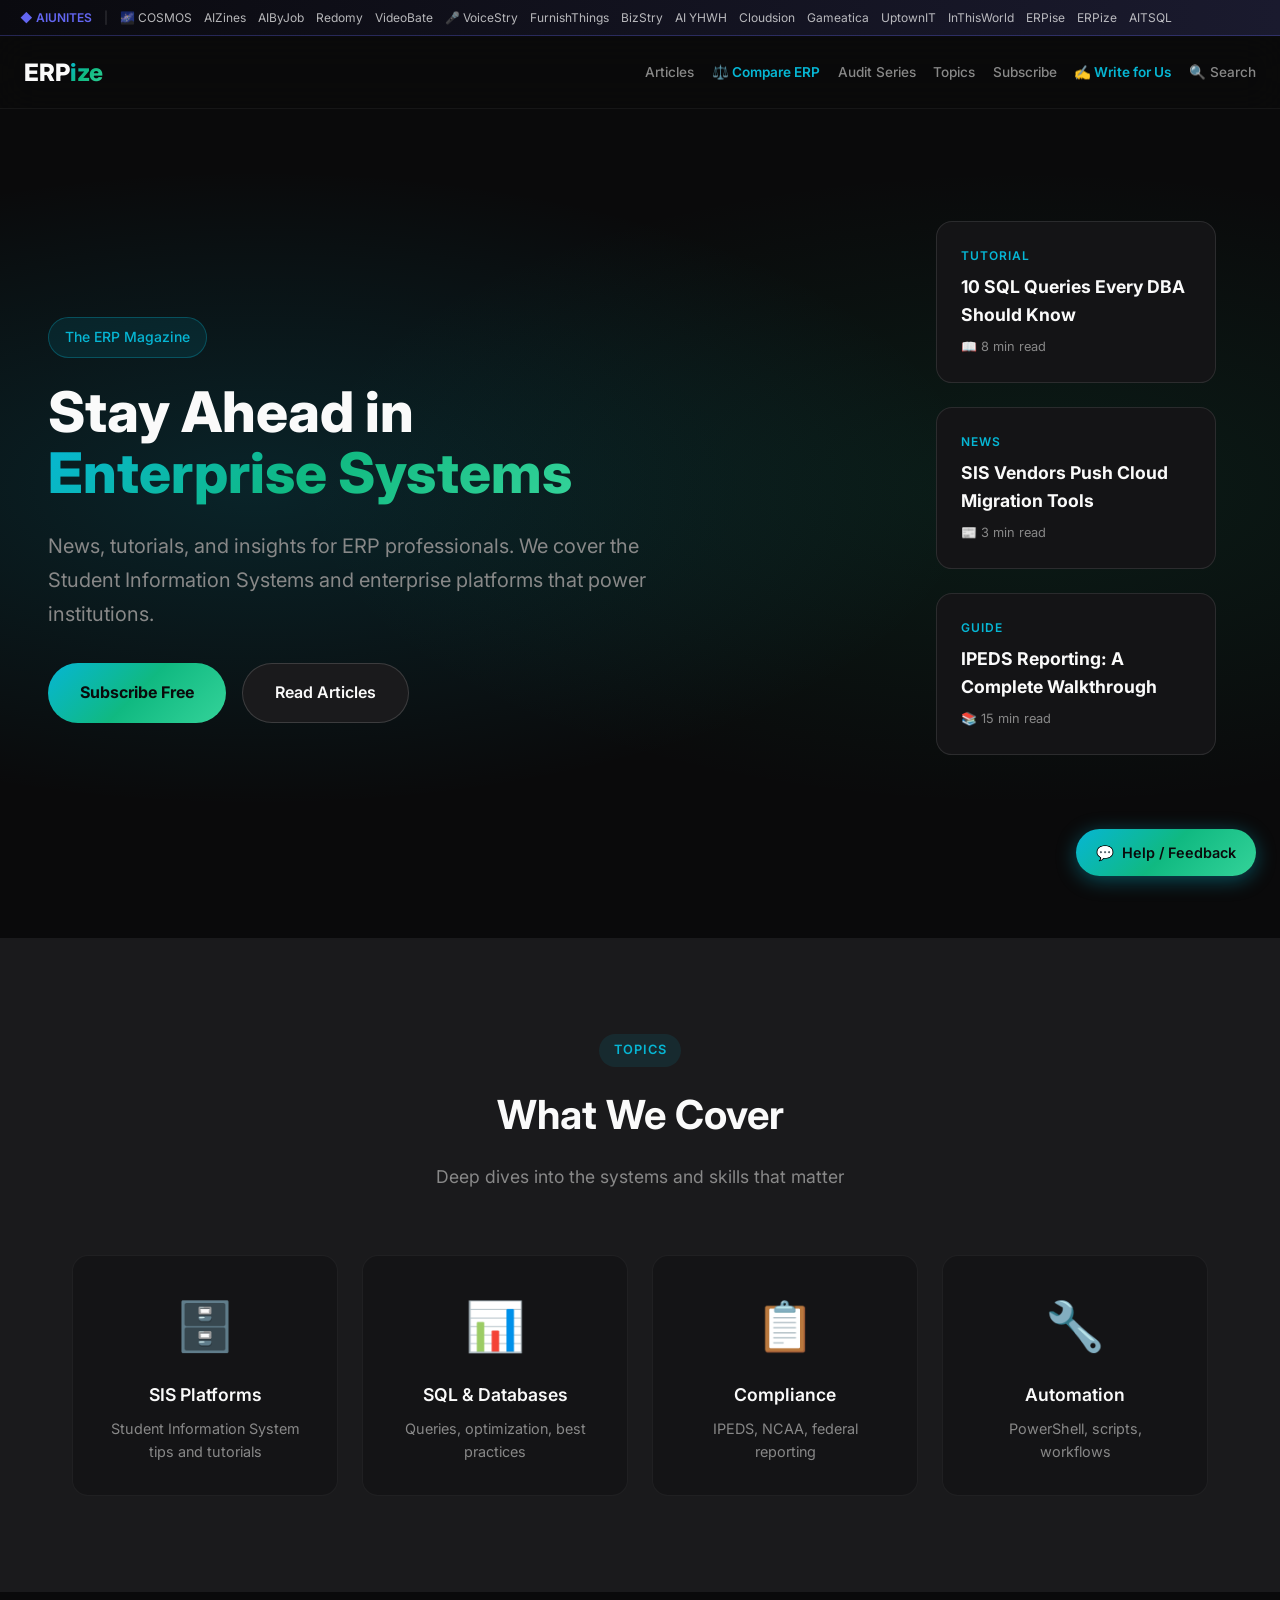
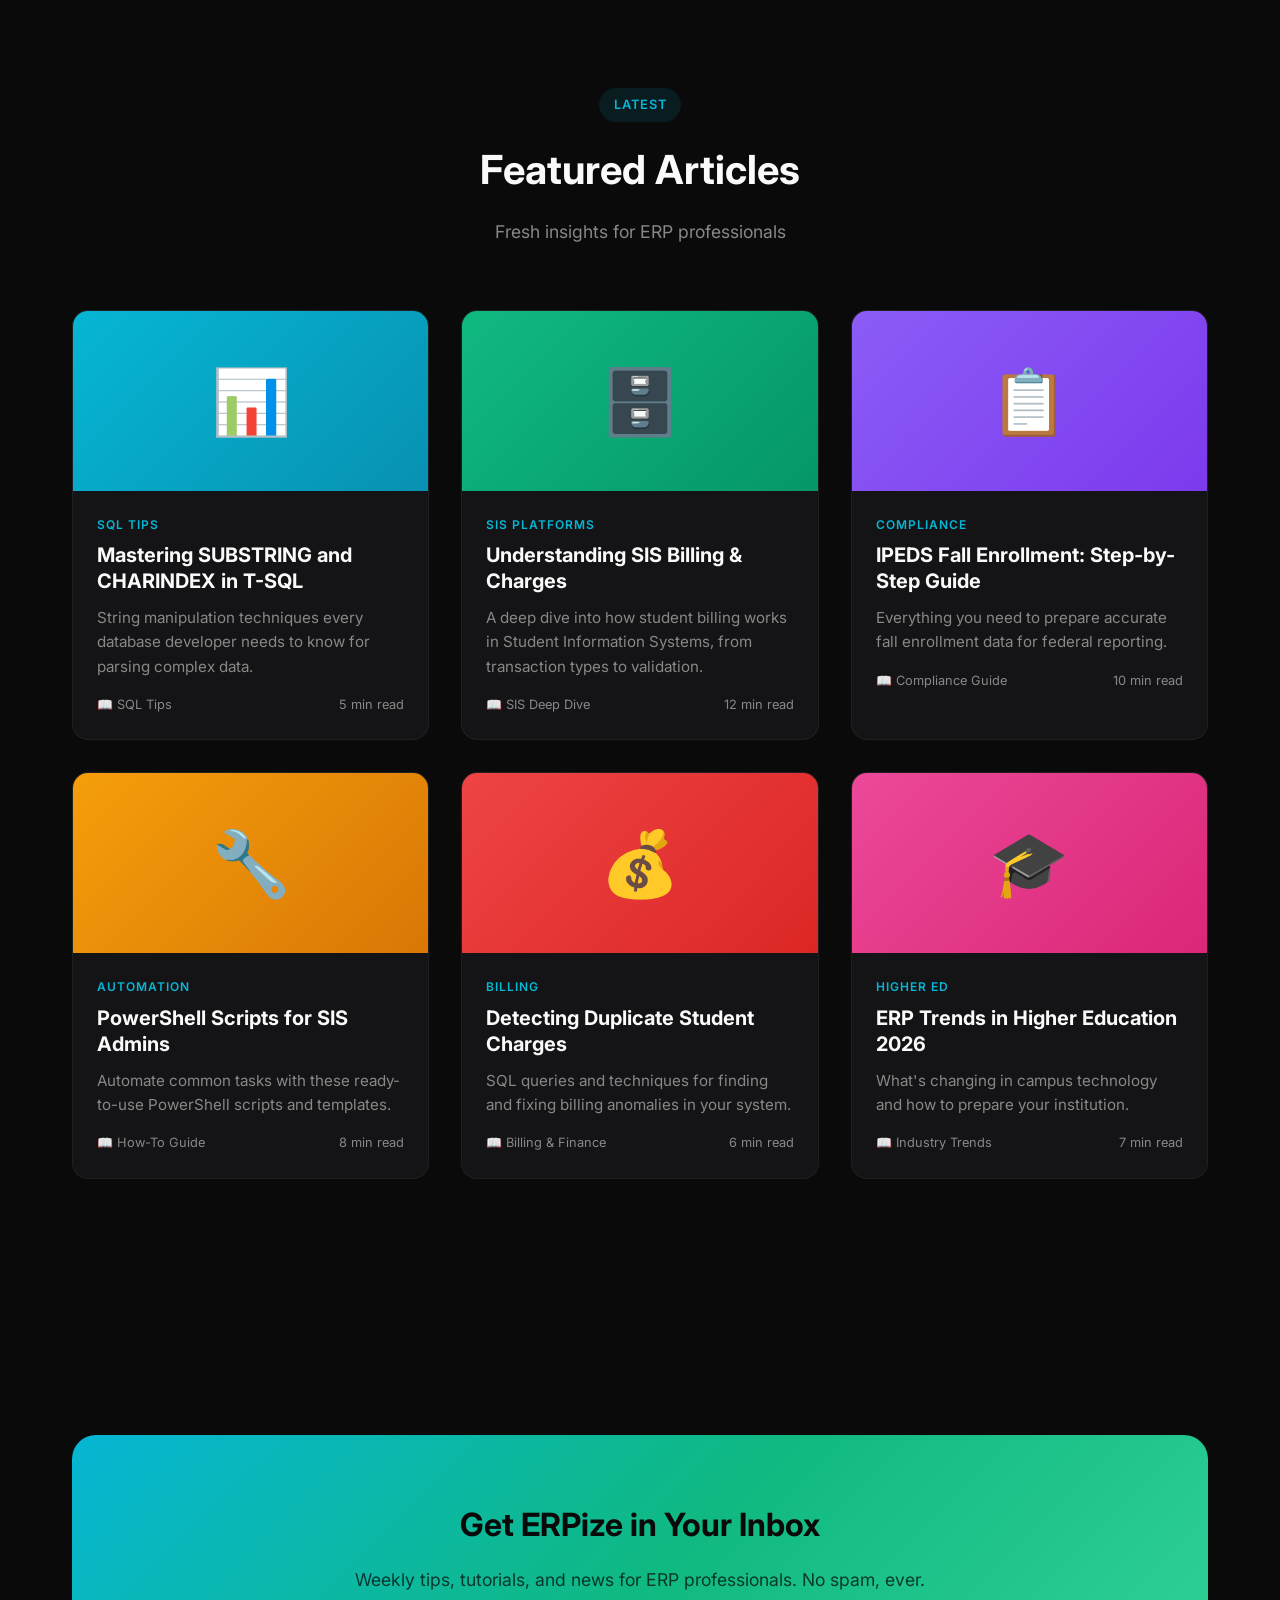
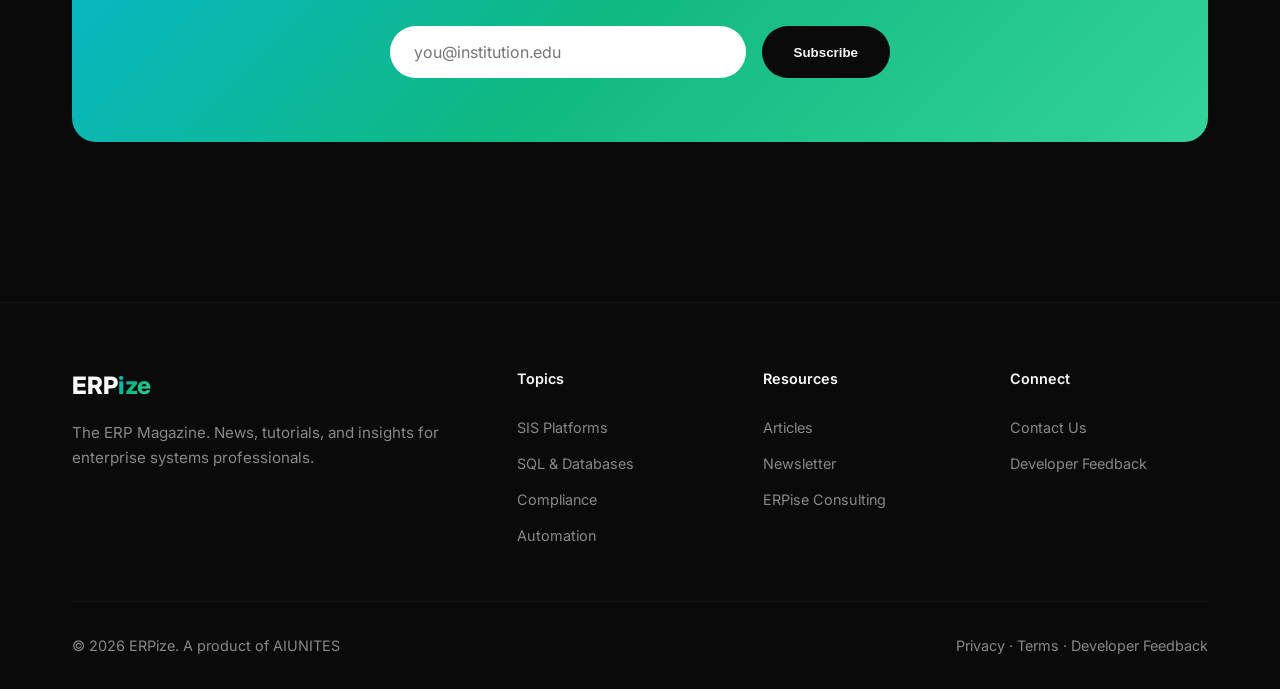
<file: index.html>
﻿<!DOCTYPE html>
<html lang="en">
<head>
  <meta charset="UTF-8">

  <!-- Google Analytics 4 -->
  <script async src="https://www.googletagmanager.com/gtag/js?id=G-VP15KRLV6P"></script>
  <script>
    window.dataLayer = window.dataLayer || [];
    function gtag(){dataLayer.push(arguments);}
    gtag('js', new Date());
    gtag('config', 'G-VP15KRLV6P');
  </script>

  <!-- Google AdSense -->
  <script async src="https://pagead2.googlesyndication.com/pagead/js/adsbygoogle.js?client=ca-pub-4573596965267859" crossorigin="anonymous"></script>
  
  <meta name="viewport" content="width=device-width, initial-scale=1.0">
  
  <!-- Primary Meta Tags -->
  <title>ERP vs SIS Explained — ERP Magazine for Higher Ed | ERPize</title>
  <meta name="title" content="ERP vs SIS Explained — ERP Magazine for Higher Ed | ERPize">
  <meta name="description" content="ERP vs SIS: understand the real difference for higher ed. ERPize covers Student Information Systems, campus ERP and reporting so you pick right.">
  <meta name="keywords" content="ERP magazine, enterprise resource planning, student information system, SIS, ERP news, ERP tutorials, higher education ERP, SQL tips, database management">
  <meta name="author" content="ERPize">
  <meta name="robots" content="index, follow">
  <link rel="canonical" href="https://erpize.com/">
  
  <!-- Open Graph / Facebook -->
  <meta property="og:type" content="website">
  <meta property="og:url" content="https://erpize.com/">
  <meta property="og:title" content="ERP vs SIS Explained — ERP Magazine for Higher Ed | ERPize">
  <meta property="og:description" content="ERP vs SIS: understand the real difference for higher ed. ERPize covers Student Information Systems, campus ERP and reporting so you pick right.">
  <meta property="og:image" content="https://erpize.com/images/og-image.png">
  <meta property="og:image:width" content="1200">
  <meta property="og:image:height" content="630">
  <meta property="og:site_name" content="ERPize">
  
  <!-- Twitter -->
  <meta name="twitter:card" content="summary_large_image">
  <meta name="twitter:url" content="https://erpize.com/">
  <meta name="twitter:title" content="ERP vs SIS Explained — ERP Magazine for Higher Ed | ERPize">
  <meta name="twitter:description" content="ERP vs SIS: understand the real difference for higher ed. ERPize covers Student Information Systems, campus ERP and reporting so you pick right.">
  <meta name="twitter:image" content="https://erpize.com/images/og-image.png">
  
  <!-- Theme -->
  <meta name="theme-color" content="#06b6d4">
  
  <!-- Structured Data -->
  <script type="application/ld+json">
  {
    "@context": "https://schema.org",
    "@type": "WebSite",
    "name": "ERPize",
    "url": "https://erpize.com/",
    "description": "The ERP Magazine - News, tutorials, and insights for enterprise systems",
    "publisher": {
      "@type": "Organization",
      "name": "ERPize"
    }
  }
  </script>
  
  <!-- Fonts -->
  <link rel="preconnect" href="https://fonts.googleapis.com">
  <link rel="preconnect" href="https://fonts.gstatic.com" crossorigin>
  <link href="https://fonts.googleapis.com/css2?family=Inter:wght@400;500;600;700;800&display=swap" rel="stylesheet">
  <link rel="stylesheet" href="css/style.css">
  <link rel="icon" href="data:image/svg+xml,<svg xmlns='http://www.w3.org/2000/svg' viewBox='0 0 100 100'><text y='.9em' font-size='90'>📰</text></svg>">
</head>
<body>
  <!-- AIUNITES Webring -->
  <style>.aiunites-bar{position:fixed;top:0;left:0;right:0;z-index:1100;background:linear-gradient(90deg,#0a0a0f,#1a1a2e);border-bottom:1px solid rgba(99,102,241,.3);padding:8px 0;font-size:12px}.aiunites-bar-content{max-width:1400px;margin:0 auto;padding:0 20px;display:flex;align-items:center;gap:12px;overflow-x:auto;scrollbar-width:none}.aiunites-bar-content::-webkit-scrollbar{display:none}.aiunites-bar a{color:rgba(255,255,255,.7);text-decoration:none;white-space:nowrap;transition:color .2s}.aiunites-bar a:hover{color:#fff}.aiunites-bar-brand{color:#6366f1!important;font-weight:600}.aiunites-bar-brand:hover{color:#818cf8!important}.aiunites-bar-active{color:#fff!important;text-decoration:underline;text-underline-offset:3px}.aiunites-bar-divider{color:rgba(255,255,255,.2)}.wb-arrow{display:none;position:fixed;top:0;width:36px;height:33px;align-items:center;justify-content:center;cursor:pointer;z-index:1102;border:none;padding:0;font-size:16px;line-height:1;color:rgba(255,255,255,.8);transition:color .2s,opacity .2s}.wb-arrow:hover{color:#fff}.wb-left{left:0;background:linear-gradient(90deg,#0d0d1a 55%,transparent)}.wb-right{right:0;background:linear-gradient(270deg,#0d0d1a 55%,transparent)}@media (hover:hover) and (pointer:fine){.wb-arrow{display:flex}}body{padding-top:38px!important}.nav,.site-nav,.main-nav,.landing-nav,.top-nav,nav[class*="nav"]{top:38px!important}</style>
<button class="wb-arrow wb-left" id="wb-left" aria-label="Scroll webring left">&#8249;</button>
<div class="aiunites-bar"><div class="aiunites-bar-content" id="wb-content"><a href="https://aiunites.github.io/aiunites-site/" class="aiunites-bar-brand">&#9670; AIUNITES</a><span class="aiunites-bar-divider">|</span></div></div>
<button class="wb-arrow wb-right" id="wb-right" aria-label="Scroll webring right">&#8250;</button>
<script>(function(){var IS_LOCAL=location.protocol==='file:'||location.hostname==='localhost'||location.hostname==='127.0.0.1';var BASE=IS_LOCAL?'/':'https://aiunites.github.io/';var JSON_URL=IS_LOCAL?'/aiunites-site/data/webring.json':'https://aiunites.github.io/aiunites-site/data/webring.json';var c=document.getElementById('wb-content'),l=document.getElementById('wb-left'),r=document.getElementById('wb-right');function buildBar(sites){sites.forEach(function(s){var a=document.createElement('a');a.href=(IS_LOCAL?BASE+s.repo+'/index.html':BASE+s.repo+'/');a.textContent=s.name;if(location.pathname.indexOf(s.repo)!==-1)a.className='aiunites-bar-active';c.appendChild(a);});setupArrows();}function setupArrows(){if(!c||!l||!r)return;function upd(){var atL=c.scrollLeft<8,atR=c.scrollLeft>=c.scrollWidth-c.clientWidth-8;l.style.opacity=atL?'0':'1';l.style.pointerEvents=atL?'none':'auto';r.style.opacity=atR?'0':'1';r.style.pointerEvents=atR?'none':'auto';}l.onclick=function(){c.scrollBy({left:-220,behavior:'smooth'});};r.onclick=function(){c.scrollBy({left:220,behavior:'smooth'});};c.addEventListener('scroll',upd,{passive:true});upd();}var FB=[{name:'\uD83C\uDF0C COSMOS',repo:'cosmostheopera-site'},{name:'AIZines',repo:'aizines-app'},{name:'AIByJob',repo:'aibyjob-demo'},{name:'Redomy',repo:'redomy-demo'},{name:'VideoBate',repo:'videobate-site'},{name:'\uD83C\uDFA4 VoiceStry',repo:'voicestry-site'},{name:'FurnishThings',repo:'furnishthings-site'},{name:'BizStry',repo:'bizstry-site'},{name:'AI YHWH',repo:'aiyhwh-site'},{name:'Cloudsion',repo:'cloudsion-site'},{name:'Gameatica',repo:'gameatica-site'},{name:'UptownIT',repo:'uptownit-site'},{name:'InThisWorld',repo:'inthisworld-site'},{name:'ERPise',repo:'erpise-site'},{name:'ERPize',repo:'erpize-site'},{name:'AITSQL',repo:'aitsql-site'}];fetch(JSON_URL).then(function(r){return r.json();}).then(buildBar).catch(function(){buildBar(FB);});})()</script>

  <!-- Navigation -->
  <nav class="nav">
    <a href="#" class="logo">ERP<span>ize</span></a>
    <div class="nav-links" id="ez-nav">
      <a href="#articles" onclick="ezClose()">Articles</a>
      <a href="compare.html" style="font-weight:600;color:#06b6d4;">⚖️ Compare ERP</a>
      <a href="audit-series.html" onclick="ezClose()">Audit Series</a>
      <a href="#categories" onclick="ezClose()">Topics</a>
      <a href="#newsletter" onclick="ezClose()">Subscribe</a>
      <a href="write-for-us.html" style="font-weight:600;color:#06b6d4;">✍️ Write for Us</a>
      <a href="#" id="searchToggle" onclick="event.preventDefault();openSearch();ezClose()" style="display:inline-flex;align-items:center;gap:4px;">🔍 Search</a>
    </div>
    <button class="nav-hamburger" id="ez-hbg" aria-label="Menu" onclick="this.classList.toggle('open');document.getElementById('ez-nav').classList.toggle('open')"><span></span><span></span><span></span></button>
  </nav>
  <script>function ezClose(){document.getElementById('ez-nav').classList.remove('open');document.getElementById('ez-hbg').classList.remove('open');}</script>

  <!-- Hero Section -->
  <section class="hero">
    <div class="hero-bg"></div>
    <div class="hero-content">
      <div class="hero-badge">The ERP Magazine</div>
      <h1>Stay Ahead in <span class="gradient-text">Enterprise Systems</span></h1>
      <p class="hero-subtitle">News, tutorials, and insights for ERP professionals. We cover the Student Information Systems and enterprise platforms that power institutions.</p>
      <div class="hero-cta">
        <a href="#newsletter" class="btn-primary btn-large">Subscribe Free</a>
        <a href="#articles" class="btn-secondary btn-large">Read Articles</a>
      </div>
    </div>
    <div class="hero-visual">
      <div class="hero-card">
        <div class="hero-card-category">Tutorial</div>
        <div class="hero-card-title">10 SQL Queries Every DBA Should Know</div>
        <div class="hero-card-meta">📖 8 min read</div>
      </div>
      <div class="hero-card">
        <div class="hero-card-category">News</div>
        <div class="hero-card-title">SIS Vendors Push Cloud Migration Tools</div>
        <div class="hero-card-meta">📰 3 min read</div>
      </div>
      <div class="hero-card">
        <div class="hero-card-category">Guide</div>
        <div class="hero-card-title">IPEDS Reporting: A Complete Walkthrough</div>
        <div class="hero-card-meta">📚 15 min read</div>
      </div>
    </div>
  </section>

  <!-- Categories Section -->
  <section class="section section-dark" id="categories">
    <div class="container">
      <div class="section-header">
        <span class="section-badge">Topics</span>
        <h2>What We Cover</h2>
        <p>Deep dives into the systems and skills that matter</p>
      </div>
      <div class="categories-grid">
        <div class="category-card">
          <div class="category-icon">🗄️</div>
          <h3>SIS Platforms</h3>
          <p>Student Information System tips and tutorials</p>
        </div>
        <div class="category-card">
          <div class="category-icon">📊</div>
          <h3>SQL & Databases</h3>
          <p>Queries, optimization, best practices</p>
        </div>
        <div class="category-card">
          <div class="category-icon">📋</div>
          <h3>Compliance</h3>
          <p>IPEDS, NCAA, federal reporting</p>
        </div>
        <div class="category-card">
          <div class="category-icon">🔧</div>
          <h3>Automation</h3>
          <p>PowerShell, scripts, workflows</p>
        </div>
      </div>
    </div>
  </section>

  <!-- Articles Section -->
  <section class="section" id="articles">
    <div class="container">
      <div class="section-header">
        <span class="section-badge">Latest</span>
        <h2>Featured Articles</h2>
        <p>Fresh insights for ERP professionals</p>
      </div>
      <div class="articles-grid">
        <div class="article-card">
          <div class="article-image" style="background: linear-gradient(135deg, #06b6d4, #0891b2);">📊</div>
          <div class="article-content">
            <div class="article-category">SQL Tips</div>
            <h3 class="article-title">Mastering SUBSTRING and CHARINDEX in T-SQL</h3>
            <p class="article-excerpt">String manipulation techniques every database developer needs to know for parsing complex data.</p>
            <div class="article-meta">
              <span>📖 SQL Tips</span>
              <span>5 min read</span>
            </div>
          </div>
        </div>
        <div class="article-card">
          <div class="article-image" style="background: linear-gradient(135deg, #10b981, #059669);">🗄️</div>
          <div class="article-content">
            <div class="article-category">SIS Platforms</div>
            <h3 class="article-title">Understanding SIS Billing & Charges</h3>
            <p class="article-excerpt">A deep dive into how student billing works in Student Information Systems, from transaction types to validation.</p>
            <div class="article-meta">
              <span>📖 SIS Deep Dive</span>
              <span>12 min read</span>
            </div>
          </div>
        </div>
        <div class="article-card">
          <div class="article-image" style="background: linear-gradient(135deg, #8b5cf6, #7c3aed);">📋</div>
          <div class="article-content">
            <div class="article-category">Compliance</div>
            <h3 class="article-title">IPEDS Fall Enrollment: Step-by-Step Guide</h3>
            <p class="article-excerpt">Everything you need to prepare accurate fall enrollment data for federal reporting.</p>
            <div class="article-meta">
              <span>📖 Compliance Guide</span>
              <span>10 min read</span>
            </div>
          </div>
        </div>
        <div class="article-card">
          <div class="article-image" style="background: linear-gradient(135deg, #f59e0b, #d97706);">🔧</div>
          <div class="article-content">
            <div class="article-category">Automation</div>
            <h3 class="article-title">PowerShell Scripts for SIS Admins</h3>
            <p class="article-excerpt">Automate common tasks with these ready-to-use PowerShell scripts and templates.</p>
            <div class="article-meta">
              <span>📖 How-To Guide</span>
              <span>8 min read</span>
            </div>
          </div>
        </div>
        <div class="article-card">
          <div class="article-image" style="background: linear-gradient(135deg, #ef4444, #dc2626);">💰</div>
          <div class="article-content">
            <div class="article-category">Billing</div>
            <h3 class="article-title">Detecting Duplicate Student Charges</h3>
            <p class="article-excerpt">SQL queries and techniques for finding and fixing billing anomalies in your system.</p>
            <div class="article-meta">
              <span>📖 Billing & Finance</span>
              <span>6 min read</span>
            </div>
          </div>
        </div>
        <div class="article-card">
          <div class="article-image" style="background: linear-gradient(135deg, #ec4899, #db2777);">🎓</div>
          <div class="article-content">
            <div class="article-category">Higher Ed</div>
            <h3 class="article-title">ERP Trends in Higher Education 2026</h3>
            <p class="article-excerpt">What's changing in campus technology and how to prepare your institution.</p>
            <div class="article-meta">
              <span>📖 Industry Trends</span>
              <span>7 min read</span>
            </div>
          </div>
        </div>
      </div>
    </div>
  </section>

  <!-- Newsletter Section -->
  <section class="section" id="newsletter">
    <div class="container">
      <div class="newsletter">
        <h2>Get ERPize in Your Inbox</h2>
        <p>Weekly tips, tutorials, and news for ERP professionals. No spam, ever.</p>
        <form class="newsletter-form" action="https://docs.google.com/forms/d/e/1FAIpQLSeQUi49AdTBRjetz5MDFQgMIkm9-vOMb_ARKwYEz41j_Nfiwg/formResponse" method="POST" target="_blank">
          <input type="hidden" name="entry.2053726945" value="ERPize Newsletter">
          <input type="email" name="entry.904300305" placeholder="you@institution.edu" required>
          <button type="submit">Subscribe</button>
        </form>
      </div>
    </div>
  </section>

  <!-- Footer -->
  <footer class="footer">
    <div class="container">
      <div class="footer-grid">
        <div class="footer-brand">
          <a href="#" class="logo">ERP<span>ize</span></a>
          <p>The ERP Magazine. News, tutorials, and insights for enterprise systems professionals.</p>
        </div>
        <div class="footer-links">
          <h4>Topics</h4>
          <a href="#categories">SIS Platforms</a>
          <a href="#categories">SQL & Databases</a>
          <a href="#categories">Compliance</a>
          <a href="#categories">Automation</a>
        </div>
        <div class="footer-links">
          <h4>Resources</h4>
          <a href="#articles">Articles</a>
          <a href="#newsletter">Newsletter</a>
          <a href="https://erpise.com" target="_blank">ERPise Consulting</a>
        </div>
        <div class="footer-links">
          <h4>Connect</h4>
          <a href="https://docs.google.com/forms/d/e/1FAIpQLSeQUi49AdTBRjetz5MDFQgMIkm9-vOMb_ARKwYEz41j_Nfiwg/viewform?usp=pp_url&entry.2053726945=ERPize" target="_blank">Contact Us</a>
          <a href="https://github.com/AIUNITES/erpize-site/issues" target="_blank">Developer Feedback</a>
        </div>
      </div>
      <div class="footer-bottom">
        <p>© 2026 ERPize. A product of <a href="https://aiunites.github.io/aiunites-site">AIUNITES</a></p>
        <div>
          <a href="https://aiunites.github.io/aiunites-site/legal.html#privacy">Privacy</a> · <a href="https://aiunites.github.io/aiunites-site/legal.html#terms">Terms</a> · <a href="https://github.com/AIUNITES/erpize-site/issues" target="_blank">Developer Feedback</a>
        </div>
      </div>
    </div>
  </footer>

  <!-- Floating Feedback Button -->
  <a href="https://docs.google.com/forms/d/e/1FAIpQLSeQUi49AdTBRjetz5MDFQgMIkm9-vOMb_ARKwYEz41j_Nfiwg/viewform?usp=pp_url&entry.2053726945=ERPize" target="_blank" class="feedback-btn">
    <span>💬</span>
    <span>Help / Feedback</span>
  </a>

  <!-- Search Overlay -->
  <style>
    .search-overlay {
      position: fixed;
      inset: 0;
      z-index: 20000;
      background: rgba(0,0,0,0.85);
      backdrop-filter: blur(20px);
      display: flex;
      align-items: flex-start;
      justify-content: center;
      padding-top: 12vh;
      opacity: 0;
      visibility: hidden;
      transition: all 0.25s ease;
    }
    .search-overlay.open { opacity: 1; visibility: visible; }
    .search-container {
      width: 90%;
      max-width: 600px;
      transform: translateY(-20px);
      transition: transform 0.25s ease;
    }
    .search-overlay.open .search-container { transform: translateY(0); }
    .search-input-wrap {
      display: flex;
      align-items: center;
      background: var(--card-bg);
      border: 1px solid rgba(6,182,212,0.3);
      border-radius: 16px;
      padding: 0 1.25rem;
      gap: 0.75rem;
    }
    .search-input-wrap .search-icon { font-size: 1.2rem; color: var(--gray); flex-shrink: 0; }
    .search-input {
      flex: 1;
      background: none;
      border: none;
      color: var(--white);
      font-family: var(--font);
      font-size: 1.1rem;
      padding: 1.1rem 0;
      outline: none;
    }
    .search-input::placeholder { color: var(--gray); }
    .search-close {
      background: none;
      border: none;
      color: var(--gray);
      font-size: 0.85rem;
      cursor: pointer;
      padding: 0.4rem 0.75rem;
      border-radius: 8px;
      transition: all 0.2s;
      font-family: var(--font);
      font-weight: 500;
      flex-shrink: 0;
    }
    .search-close:hover { color: var(--white); background: rgba(255,255,255,0.1); }
    .search-results {
      margin-top: 0.75rem;
      max-height: 50vh;
      overflow-y: auto;
      display: flex;
      flex-direction: column;
      gap: 0.5rem;
    }
    .search-results::-webkit-scrollbar { width: 4px; }
    .search-results::-webkit-scrollbar-thumb { background: rgba(255,255,255,0.15); border-radius: 4px; }
    .search-result-item {
      display: block;
      background: var(--card-bg);
      border: 1px solid rgba(255,255,255,0.05);
      border-radius: 12px;
      padding: 1rem 1.25rem;
      transition: all 0.2s;
      text-decoration: none;
      color: inherit;
    }
    .search-result-item:hover {
      border-color: var(--accent);
      background: rgba(6,182,212,0.06);
      transform: translateX(4px);
    }
    .search-result-item h4 {
      font-size: 0.95rem;
      font-weight: 600;
      margin-bottom: 0.2rem;
      color: var(--white);
    }
    .search-result-item p {
      font-size: 0.82rem;
      color: var(--gray);
      line-height: 1.5;
    }
    .search-result-item .result-tag {
      display: inline-block;
      font-size: 0.65rem;
      font-weight: 600;
      color: var(--accent);
      text-transform: uppercase;
      letter-spacing: 0.05em;
      margin-bottom: 0.3rem;
    }
    .search-hint {
      text-align: center;
      color: var(--gray);
      font-size: 0.85rem;
      padding: 2rem 0;
    }
    .search-hint kbd {
      background: var(--dark-gray);
      border: 1px solid rgba(255,255,255,0.1);
      border-radius: 4px;
      padding: 0.15rem 0.5rem;
      font-size: 0.8rem;
      font-family: var(--font);
    }
  </style>

  <div class="search-overlay" id="searchOverlay">
    <div class="search-container">
      <div class="search-input-wrap">
        <span class="search-icon">🔍</span>
        <input type="text" class="search-input" id="searchInput" placeholder="Search articles, topics, series..." autocomplete="off">
        <button class="search-close" onclick="closeSearch()">ESC</button>
      </div>
      <div class="search-results" id="searchResults">
        <div class="search-hint">Start typing to search &middot; Press <kbd>ESC</kbd> to close</div>
      </div>
    </div>
  </div>

  <script>
    // Site search index — all searchable content
    const searchIndex = [
      {
        title: 'The SIS Audit Series (10 Parts)',
        desc: 'Build a complete audit framework for your Student Information System portfolio. Ten articles, real code, one working tool at the end.',
        tag: 'Featured Series',
        url: 'audit-series.html',
        keywords: 'audit sis student information system uatest validation testing portfolio multi-site qa quality assurance'
      },
      {
        title: 'Part 1: The Silent Drift Problem',
        desc: 'Why multi-site portfolios break without anyone noticing. The gap between what you think is deployed and what\'s actually there.',
        tag: 'Audit Series',
        url: 'audit-series.html#episodes',
        keywords: 'drift feature loss navigation inconsistency silent break portfolio'
      },
      {
        title: 'Part 2: Document Before You Touch',
        desc: 'Creating UATest plans as your validation baseline. The template and the process.',
        tag: 'Audit Series · Coming Soon',
        url: 'audit-series.html#episodes',
        keywords: 'uatest documentation baseline template test plan validation'
      },
      {
        title: 'Part 3: The Feature Matrix',
        desc: 'Tracking what exists across every site and module with a cross-site inventory.',
        tag: 'Audit Series · Coming Soon',
        url: 'audit-series.html#episodes',
        keywords: 'feature matrix tracking inventory cross-site modules'
      },
      {
        title: 'Part 4: Navigation Consistency Checks',
        desc: 'Why menus diverge and how to catch it programmatically. The first real audit script.',
        tag: 'Audit Series · Coming Soon',
        url: 'audit-series.html#episodes',
        keywords: 'navigation menu consistency html parsing script audit'
      },
      {
        title: 'Part 5: The Mobile Trap',
        desc: 'How display:none silently kills mobile navigation. Scanning CSS for responsive antipatterns.',
        tag: 'Audit Series · Coming Soon',
        url: 'audit-series.html#episodes',
        keywords: 'mobile responsive display none css hamburger menu breakpoint'
      },
      {
        title: 'Part 6: Cross-Site Link Validation',
        desc: 'Building a link crawler that checks internal links, cross-site links, and webring integrity.',
        tag: 'Audit Series · Coming Soon',
        url: 'audit-series.html#episodes',
        keywords: 'links crawler dead broken webring cross-site validation'
      },
      {
        title: 'Part 7: Shared Component Sync',
        desc: 'When 18 sites have 18 versions of the same webring, footer, or analytics tag.',
        tag: 'Audit Series · Coming Soon',
        url: 'audit-series.html#episodes',
        keywords: 'shared component sync webring footer analytics hashing diffing'
      },
      {
        title: 'Part 8: SEO & Sitemap Auditing',
        desc: 'Validating meta tags, canonical URLs, robots.txt, and sitemap entries against actual pages.',
        tag: 'Audit Series · Coming Soon',
        url: 'audit-series.html#episodes',
        keywords: 'seo sitemap meta tags canonical robots search engine optimization google'
      },
      {
        title: 'Part 9: The Audit Report',
        desc: 'Building a report generator with severity levels and prioritized, actionable findings.',
        tag: 'Audit Series · Coming Soon',
        url: 'audit-series.html#episodes',
        keywords: 'report findings severity prioritization output actionable'
      },
      {
        title: 'Part 10: The Complete Audit Script',
        desc: 'All 57 checks assembled into one tool. One command, one report.',
        tag: 'Audit Series · Finale',
        url: 'audit-series.html#episodes',
        keywords: 'complete tool script aitsql final build automation'
      },
      {
        title: 'Mastering SUBSTRING and CHARINDEX in T-SQL',
        desc: 'String manipulation techniques every database developer needs for parsing complex data.',
        tag: 'SQL Tips',
        url: '#articles',
        keywords: 'sql t-sql substring charindex string parsing query'
      },
      {
        title: 'Understanding SIS Billing & Charges',
        desc: 'A deep dive into how student billing works in Student Information Systems, from transaction types to validation.',
        tag: 'SIS Platforms',
        url: '#articles',
        keywords: 'sis charges billing student transactions student information system'
      },
      {
        title: 'IPEDS Fall Enrollment: Step-by-Step Guide',
        desc: 'Everything you need to prepare accurate fall enrollment data for federal reporting.',
        tag: 'Compliance',
        url: '#articles',
        keywords: 'ipeds enrollment federal reporting compliance higher education'
      },
      {
        title: 'PowerShell Scripts for SIS Admins',
        desc: 'Automate common tasks with ready-to-use PowerShell scripts and templates.',
        tag: 'Automation',
        url: '#articles',
        keywords: 'powershell automation scripts sis admin tasks database'
      },
      {
        title: 'Detecting Duplicate Student Charges',
        desc: 'SQL queries and techniques for finding and fixing billing anomalies in your system.',
        tag: 'Billing',
        url: '#articles',
        keywords: 'duplicate charges billing sql detection anomalies student'
      },
      {
        title: 'ERP Trends in Higher Education 2026',
        desc: 'What\'s changing in campus technology and how to prepare your institution.',
        tag: 'Higher Ed',
        url: '#articles',
        keywords: 'erp trends higher education campus technology 2026'
      },
      {
        title: 'ERPise — ERP Consulting & Integration',
        desc: 'Hands-on SIS implementation. SQL Server, SSIS, SSRS, and enterprise platform consulting.',
        tag: 'Partner',
        url: 'https://aiunites.github.io/erpise-site/',
        keywords: 'erpise consulting integration sis sql server ssis ssrs higher education'
      },
      {
        title: 'AITSQL — Audit Tools & SQL Scripts',
        desc: 'Independent audit tools for web portfolios and SQL Server environments.',
        tag: 'Partner',
        url: 'https://aiunites.github.io/aitsql-site/',
        keywords: 'aitsql audit tool sql scripts validation'
      }
    ];

    function openSearch() {
      document.getElementById('searchOverlay').classList.add('open');
      document.getElementById('searchInput').value = '';
      document.getElementById('searchInput').focus();
      document.getElementById('searchResults').innerHTML = '<div class="search-hint">Start typing to search &middot; Press <kbd>ESC</kbd> to close</div>';
      document.body.style.overflow = 'hidden';
    }

    function closeSearch() {
      document.getElementById('searchOverlay').classList.remove('open');
      document.body.style.overflow = '';
    }

    document.getElementById('searchInput').addEventListener('input', function() {
      const q = this.value.toLowerCase().trim();
      const results = document.getElementById('searchResults');

      if (!q) {
        results.innerHTML = '<div class="search-hint">Start typing to search &middot; Press <kbd>ESC</kbd> to close</div>';
        return;
      }

      const matches = searchIndex.filter(item => {
        const haystack = (item.title + ' ' + item.desc + ' ' + item.keywords + ' ' + item.tag).toLowerCase();
        return q.split(/\s+/).every(word => haystack.includes(word));
      });

      if (matches.length === 0) {
        results.innerHTML = '<div class="search-hint">No results for "' + q.replace(/</g,'&lt;') + '"</div>';
        return;
      }

      results.innerHTML = matches.map(item =>
        '<a href="' + item.url + '" class="search-result-item" onclick="closeSearch()">' +
        '<div class="result-tag">' + item.tag + '</div>' +
        '<h4>' + item.title + '</h4>' +
        '<p>' + item.desc + '</p>' +
        '</a>'
      ).join('');
    });

    // Keyboard shortcuts
    document.addEventListener('keydown', function(e) {
      if (e.key === 'Escape') closeSearch();
      // Ctrl+K or Cmd+K to open search
      if ((e.ctrlKey || e.metaKey) && e.key === 'k') {
        e.preventDefault();
        openSearch();
      }
    });

    // Close on backdrop click
    document.getElementById('searchOverlay').addEventListener('click', function(e) {
      if (e.target === this) closeSearch();
    });
  </script>

  <script src="js/main.js"></script>
</body>
</html>
</file>
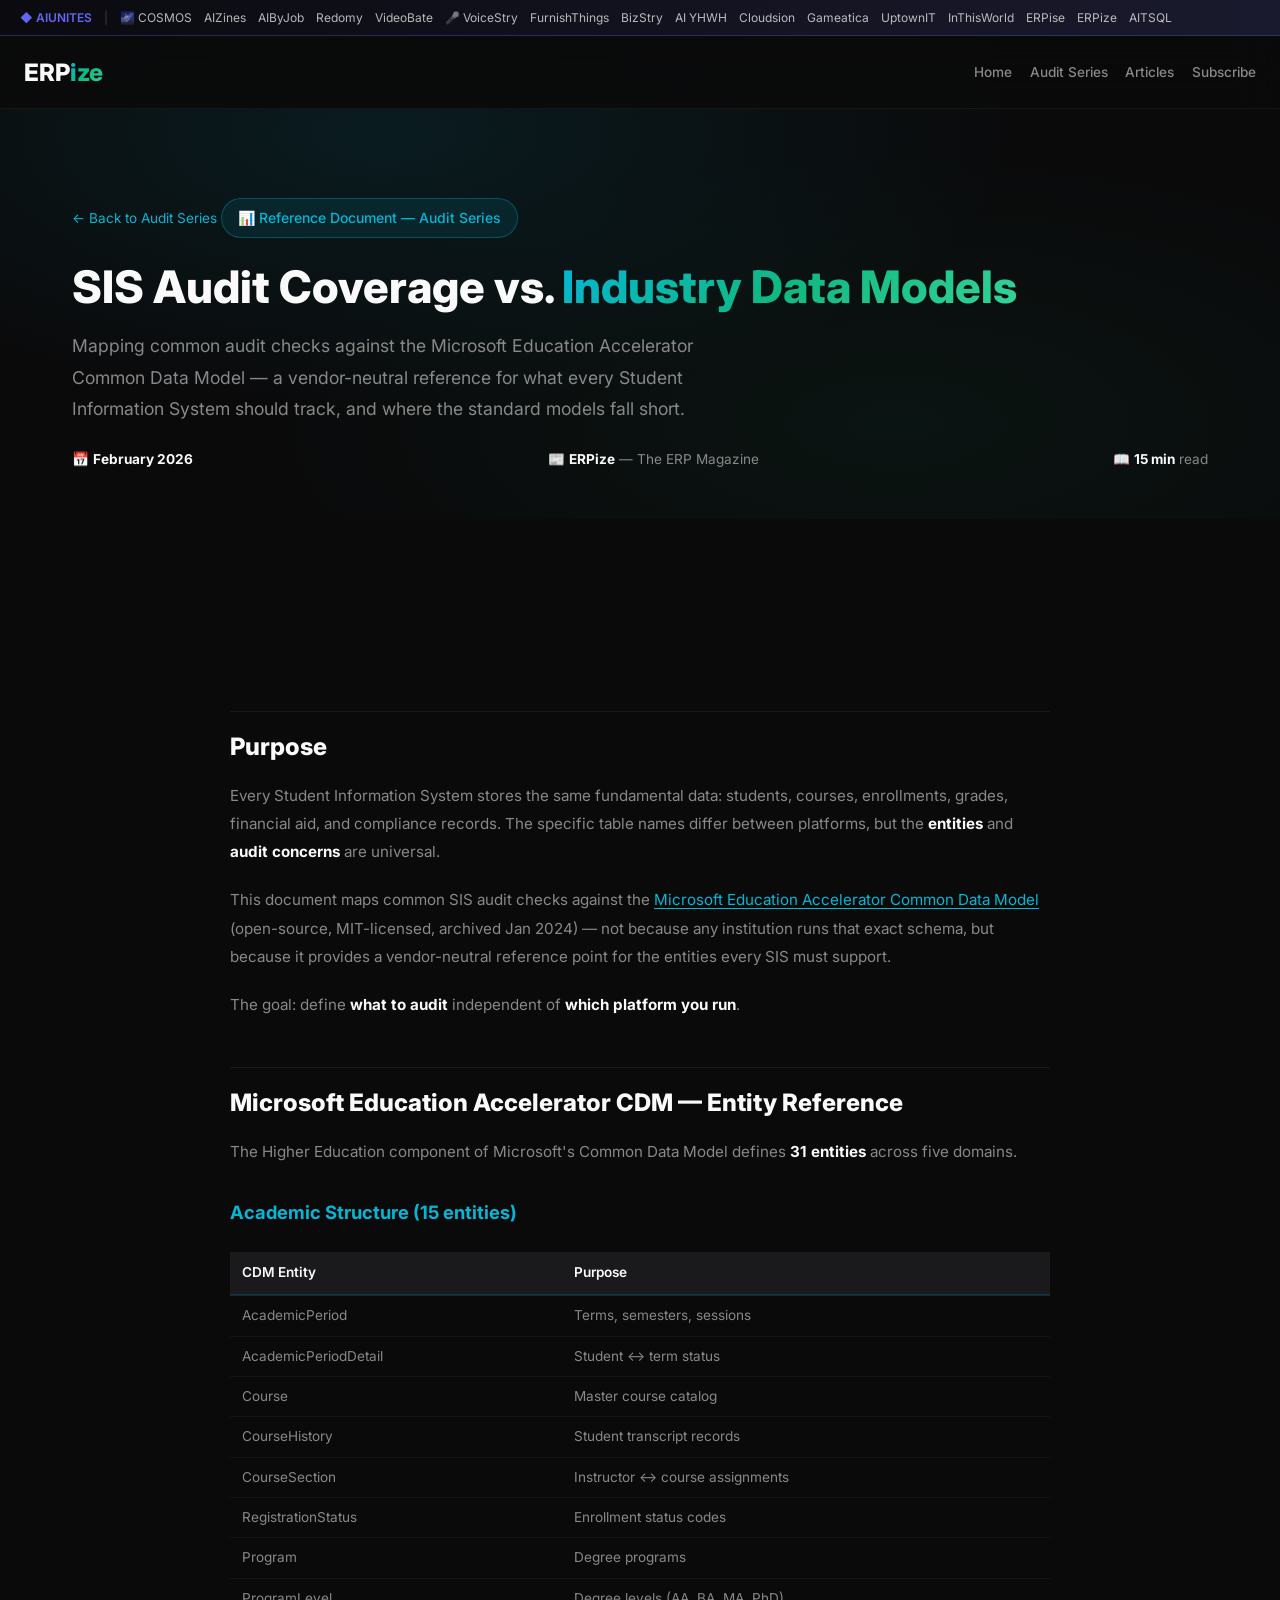
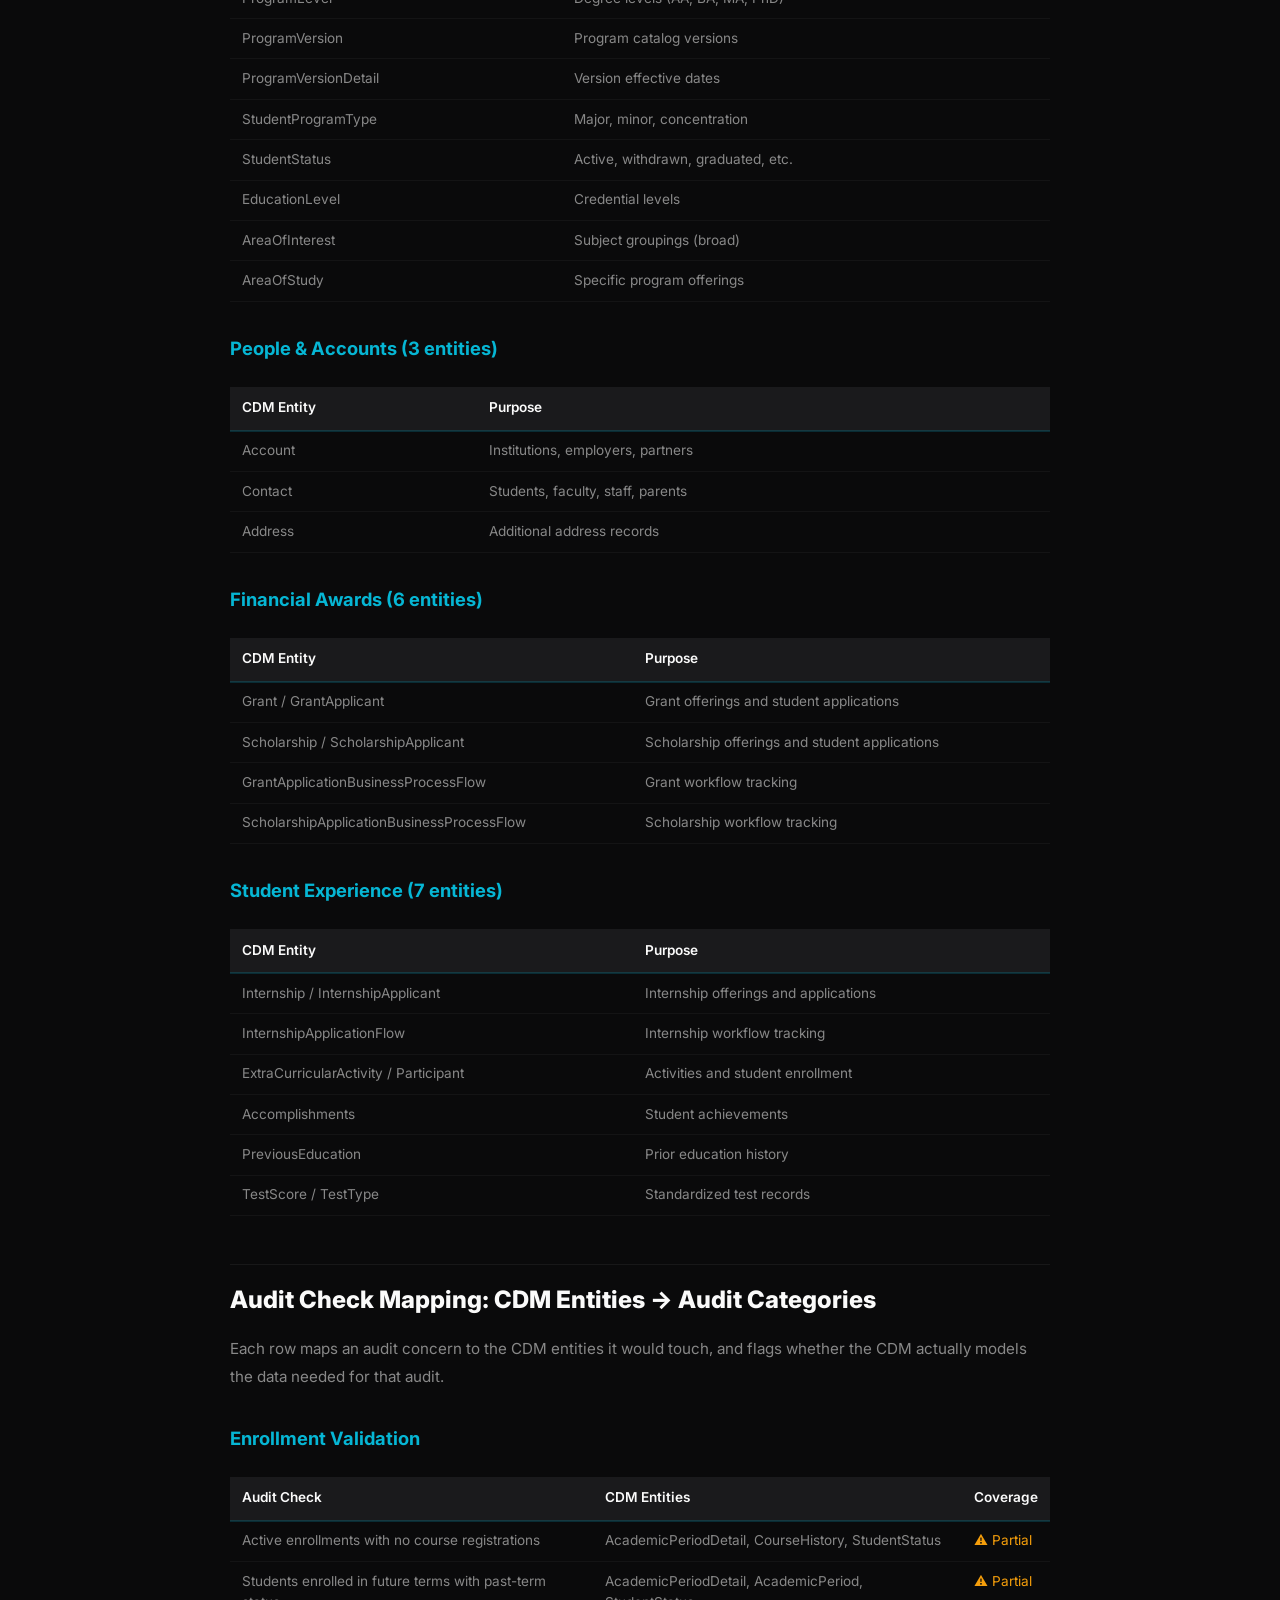
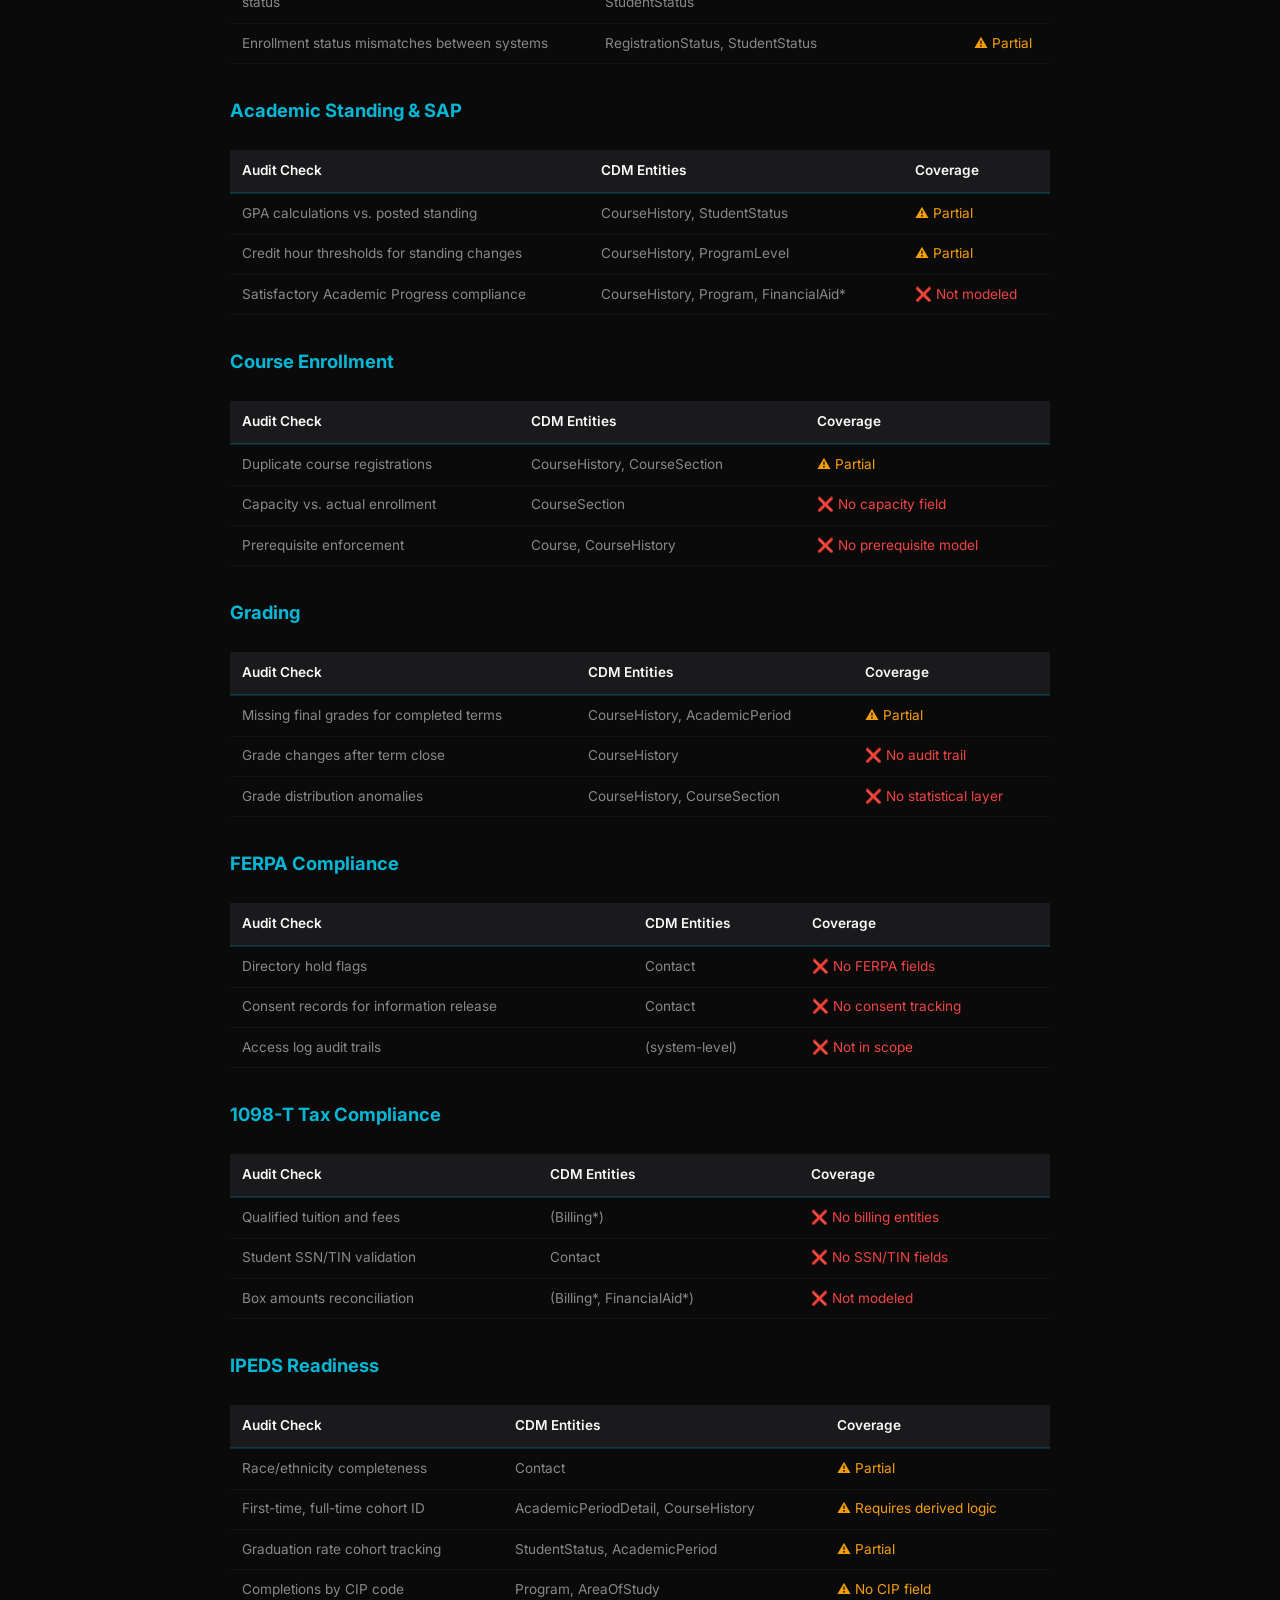
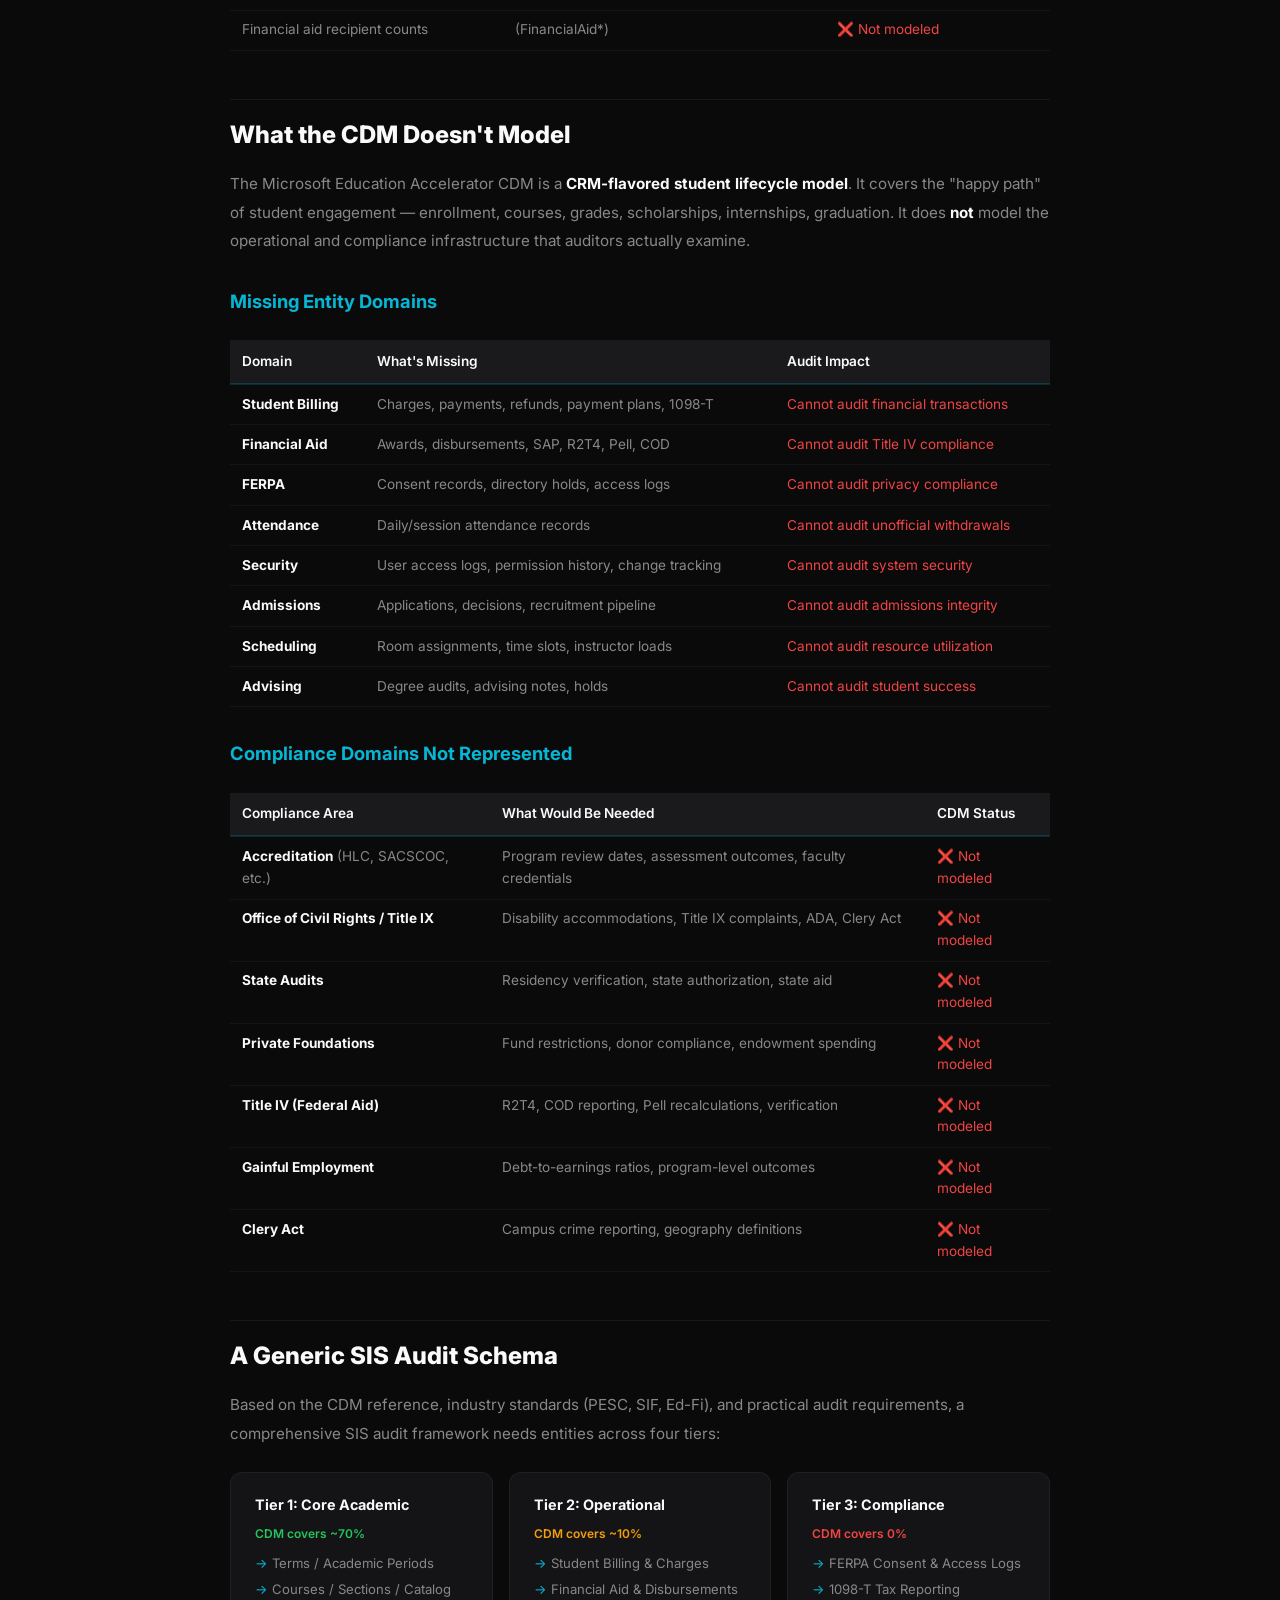
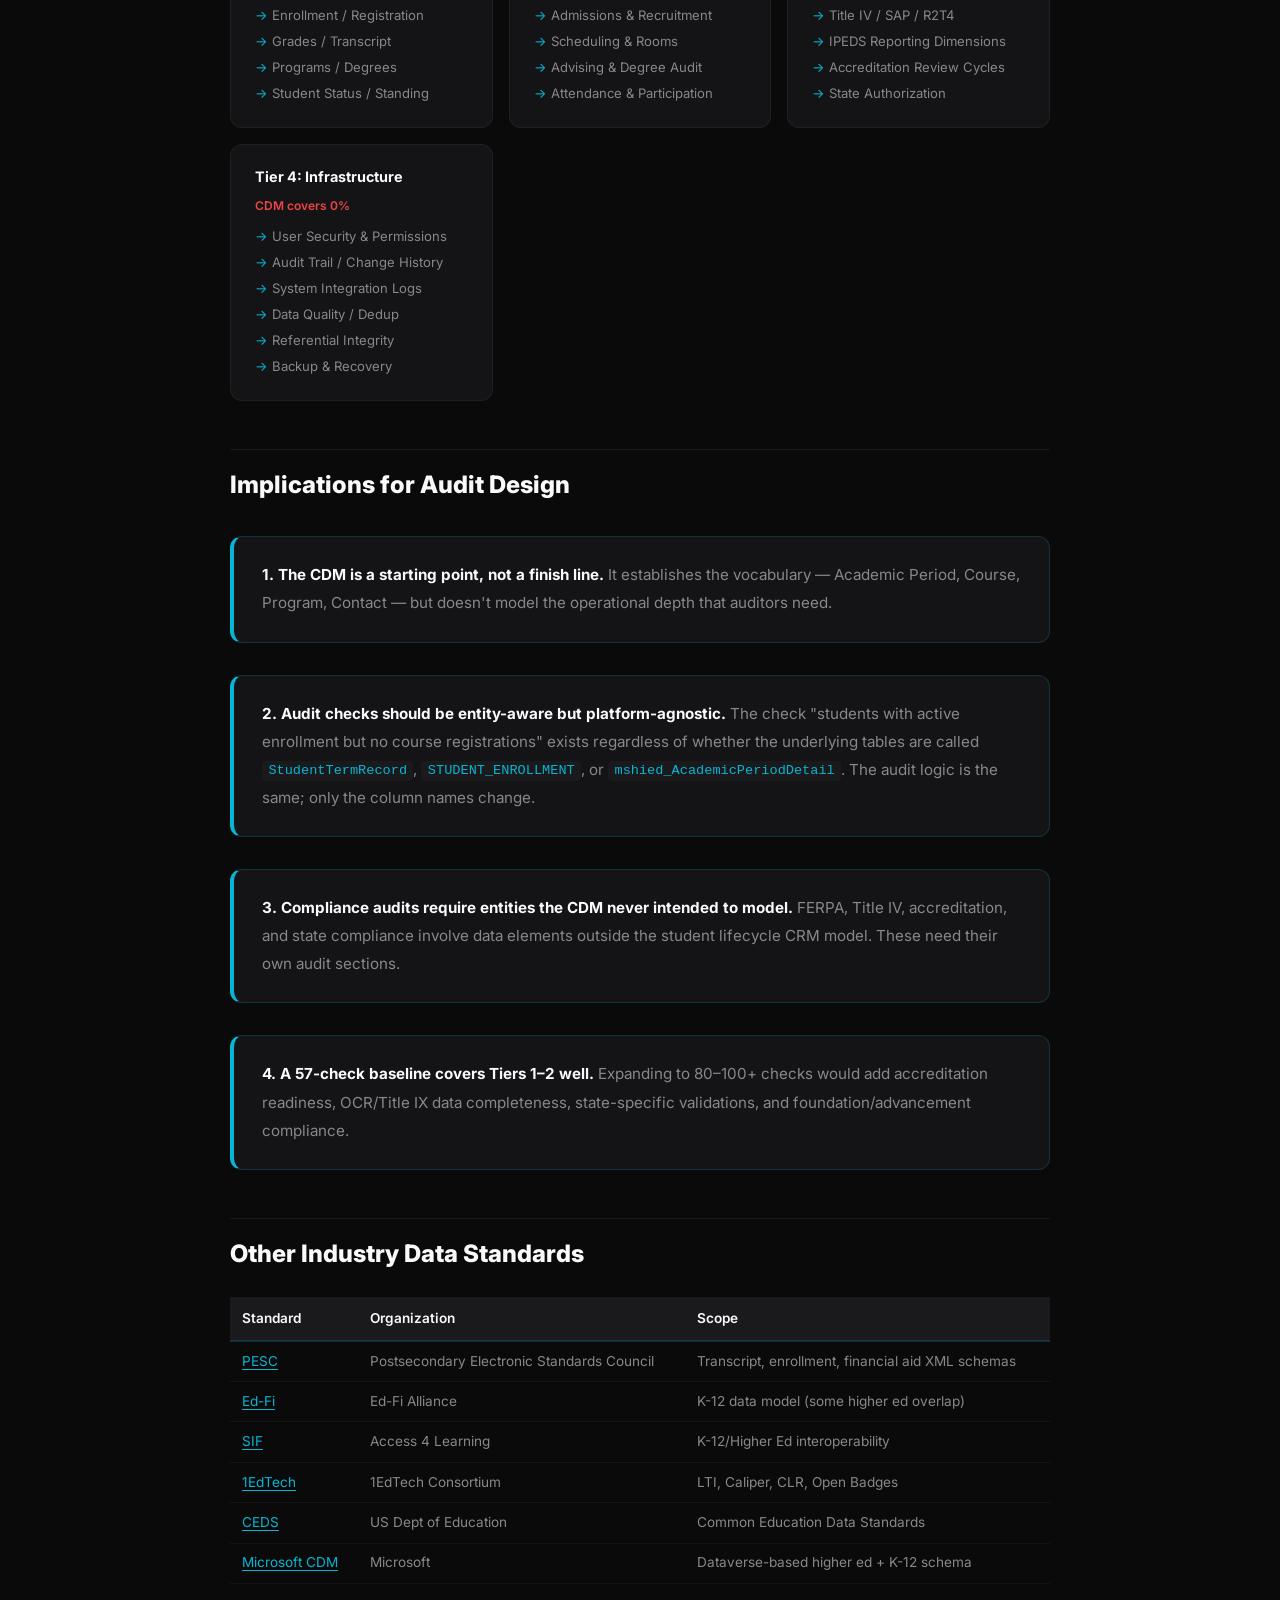
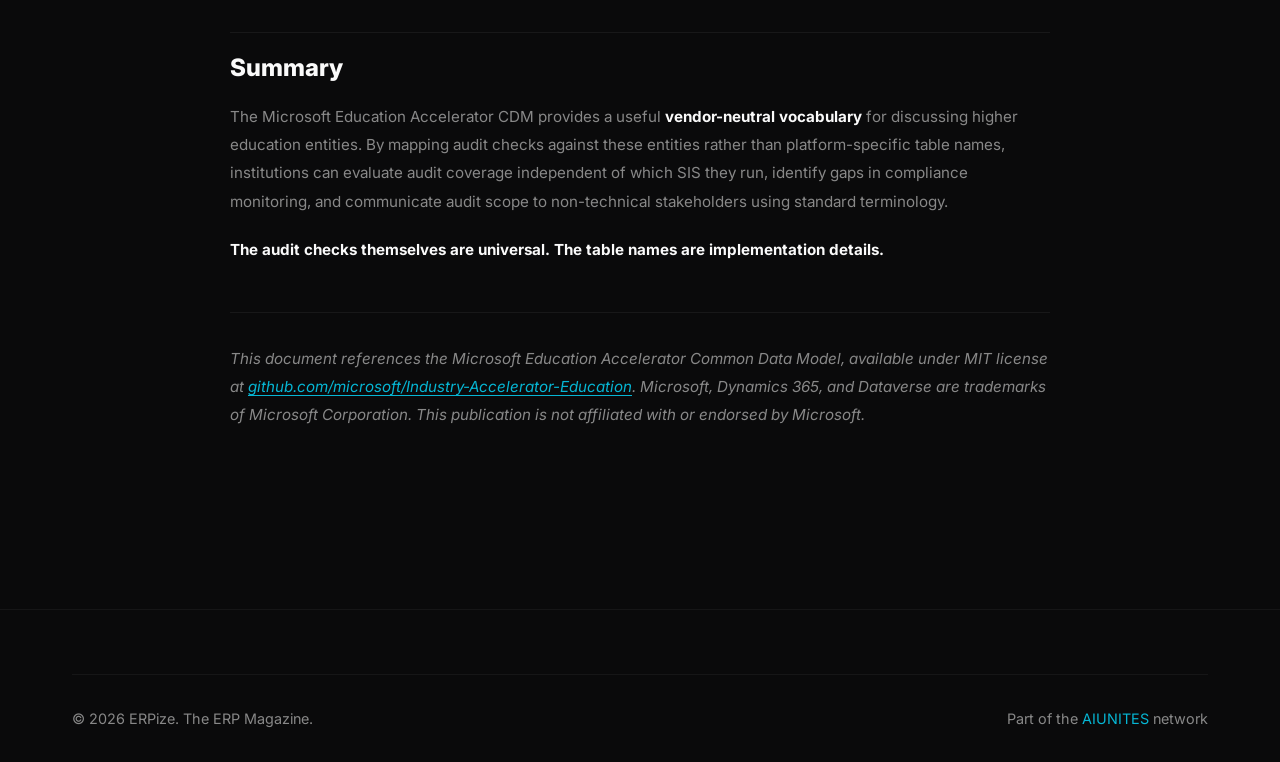
<file: audit-entity-mapping.html>
﻿<!DOCTYPE html>
<html lang="en">
<head>
  <meta charset="UTF-8">
  <meta name="viewport" content="width=device-width, initial-scale=1.0">

  <title>SIS Audit Coverage vs. Industry Data Models | ERPize</title>
  <meta name="description" content="Cross-reference of SIS audit checks against the Microsoft Education Accelerator Common Data Model. Vendor-neutral entity mapping for higher education data integrity audits.">
  <meta name="keywords" content="SIS audit, Common Data Model, Microsoft Education Accelerator, higher education, data integrity, IPEDS, FERPA, compliance, entity mapping, CDM">
  <meta name="author" content="ERPize">
  <meta name="robots" content="index, follow">
  <link rel="canonical" href="https://erpize.com/audit-entity-mapping.html">

  <meta property="og:type" content="article">
  <meta property="og:url" content="https://erpize.com/audit-entity-mapping.html">
  <meta property="og:title" content="SIS Audit Coverage vs. Industry Data Models | ERPize">
  <meta property="og:description" content="Mapping audit checks to Microsoft's open-source Education CDM. What the standard models cover — and what they miss.">
  <meta property="og:site_name" content="ERPize">

  <meta name="theme-color" content="#06b6d4">

  <script type="application/ld+json">
  {
    "@context": "https://schema.org",
    "@type": "Article",
    "headline": "SIS Audit Coverage vs. Industry Data Models",
    "description": "Cross-reference of SIS audit checks against the Microsoft Education Accelerator Common Data Model for higher education.",
    "author": { "@type": "Organization", "name": "ERPize" },
    "publisher": { "@type": "Organization", "name": "ERPize" },
    "datePublished": "2026-02-28",
    "articleSection": "Audit Series"
  }
  </script>

  <link rel="preconnect" href="https://fonts.googleapis.com">
  <link href="https://fonts.googleapis.com/css2?family=Inter:wght@400;500;600;700;800&display=swap" rel="stylesheet">
  <link rel="stylesheet" href="css/style.css">
  <link rel="icon" href="data:image/svg+xml,<svg xmlns='http://www.w3.org/2000/svg' viewBox='0 0 100 100'><text y='.9em' font-size='90'>📰</text></svg>">

  <style>
    .article-hero {
      padding: 10rem 0 3rem;
      position: relative;
    }
    .article-hero::before {
      content:'';position:absolute;inset:0;
      background:radial-gradient(ellipse at 30% 20%,rgba(6,182,212,.1) 0%,transparent 50%),radial-gradient(ellipse at 70% 80%,rgba(16,185,129,.06) 0%,transparent 50%);
    }
    .article-hero .container{position:relative}
    .article-hero h1{font-size:clamp(1.8rem,4vw,2.8rem);font-weight:800;line-height:1.15;margin-bottom:1rem}
    .article-hero-sub{font-size:1.1rem;color:var(--gray);max-width:640px;line-height:1.8;margin-bottom:1.5rem}
    .article-meta{display:flex;gap:1.5rem;flex-wrap:wrap;font-size:.85rem;color:var(--gray)}
    .article-meta strong{color:var(--white)}

    .article-body{max-width:820px;margin:0 auto;padding:3rem 0 4rem}
    .article-body h2{font-size:1.5rem;font-weight:800;margin:3rem 0 1rem;padding-top:1rem;border-top:1px solid rgba(255,255,255,.06)}
    .article-body h3{font-size:1.15rem;font-weight:700;margin:2rem 0 .75rem;color:var(--accent)}
    .article-body p{font-size:.95rem;color:var(--gray);line-height:1.85;margin-bottom:1.25rem}
    .article-body a{color:var(--accent);text-decoration:underline;text-underline-offset:3px}
    .article-body strong{color:var(--white)}
    .article-body code{background:var(--dark-gray);padding:.15rem .4rem;border-radius:4px;font-size:.85rem;color:var(--accent)}

    .entity-table{width:100%;border-collapse:collapse;margin:1.5rem 0 2rem;font-size:.85rem}
    .entity-table th{text-align:left;padding:.65rem .75rem;background:var(--dark-gray);color:var(--white);font-weight:600;border-bottom:2px solid rgba(6,182,212,.2)}
    .entity-table td{padding:.55rem .75rem;border-bottom:1px solid rgba(255,255,255,.04);color:var(--gray);vertical-align:top}
    .entity-table tr:hover td{background:rgba(6,182,212,.03)}
    .entity-table .status-partial{color:#f59e0b}
    .entity-table .status-none{color:#ef4444}
    .entity-table .status-ok{color:#22c55e}

    .callout{background:var(--card-bg);border:1px solid rgba(6,182,212,.2);border-left:4px solid var(--accent);border-radius:12px;padding:1.5rem 1.75rem;margin:2rem 0}
    .callout p{margin-bottom:.5rem}
    .callout p:last-child{margin-bottom:0}

    .tier-grid{display:grid;grid-template-columns:repeat(auto-fit,minmax(220px,1fr));gap:1rem;margin:1.5rem 0 2rem}
    .tier-card{background:var(--card-bg);border:1px solid rgba(255,255,255,.05);border-radius:12px;padding:1.25rem 1.5rem}
    .tier-card h4{font-size:.9rem;font-weight:700;margin-bottom:.5rem;color:var(--white)}
    .tier-card .coverage{font-size:.75rem;font-weight:600;margin-bottom:.5rem}
    .tier-card ul{list-style:none;padding:0;margin:0}
    .tier-card li{font-size:.82rem;color:var(--gray);padding:.2rem 0;line-height:1.5}
    .tier-card li::before{content:'→ ';color:var(--accent)}

    .back-link{display:inline-flex;align-items:center;gap:.5rem;font-size:.85rem;color:var(--accent);text-decoration:none;margin-bottom:1rem}
    .back-link:hover{text-decoration:underline}

    @media(max-width:768px){
      .article-hero{padding:7rem 0 2rem}
      .entity-table{font-size:.78rem}
      .entity-table th,.entity-table td{padding:.45rem .5rem}
    }
  </style>
<script async src="https://www.googletagmanager.com/gtag/js?id=G-VP15KRLV6P"></script><script>window.dataLayer=window.dataLayer||[];function gtag(){dataLayer.push(arguments);}gtag('js',new Date());gtag('config','G-VP15KRLV6P');</script><meta property="og:image" content="https://erpize.com/images/og-image.png"><meta property="og:image:width" content="1200"><meta property="og:image:height" content="630"></head>
<body>
  <!-- AIUNITES Webring -->
  <style>.aiunites-bar{position:fixed;top:0;left:0;right:0;z-index:1100;background:linear-gradient(90deg,#0a0a0f,#1a1a2e);border-bottom:1px solid rgba(99,102,241,.3);padding:8px 0;font-size:12px}.aiunites-bar-content{max-width:1400px;margin:0 auto;padding:0 20px;display:flex;align-items:center;gap:12px;overflow-x:auto;scrollbar-width:none}.aiunites-bar-content::-webkit-scrollbar{display:none}.aiunites-bar a{color:rgba(255,255,255,.7);text-decoration:none;white-space:nowrap;transition:color .2s}.aiunites-bar a:hover{color:#fff}.aiunites-bar-brand{color:#6366f1!important;font-weight:600}.aiunites-bar-brand:hover{color:#818cf8!important}.aiunites-bar-active{color:#fff!important;text-decoration:underline;text-underline-offset:3px}.aiunites-bar-divider{color:rgba(255,255,255,.2)}.wb-arrow{display:none;position:fixed;top:0;width:36px;height:33px;align-items:center;justify-content:center;cursor:pointer;z-index:1102;border:none;padding:0;font-size:16px;line-height:1;color:rgba(255,255,255,.8);transition:color .2s,opacity .2s}.wb-arrow:hover{color:#fff}.wb-left{left:0;background:linear-gradient(90deg,#0d0d1a 55%,transparent)}.wb-right{right:0;background:linear-gradient(270deg,#0d0d1a 55%,transparent)}@media (hover:hover) and (pointer:fine){.wb-arrow{display:flex}}body{padding-top:38px!important}.nav,.site-nav,.main-nav,.landing-nav,.top-nav,nav[class*="nav"]{top:38px!important}</style>
<button class="wb-arrow wb-left" id="wb-left" aria-label="Scroll webring left">&#8249;</button>
<div class="aiunites-bar"><div class="aiunites-bar-content" id="wb-content"><a href="https://aiunites.github.io/aiunites-site/" class="aiunites-bar-brand">&#9670; AIUNITES</a><span class="aiunites-bar-divider">|</span></div></div>
<button class="wb-arrow wb-right" id="wb-right" aria-label="Scroll webring right">&#8250;</button>
<script>(function(){var IS_LOCAL=location.protocol==='file:'||location.hostname==='localhost'||location.hostname==='127.0.0.1';var BASE=IS_LOCAL?'/':'https://aiunites.github.io/';var JSON_URL=IS_LOCAL?'/aiunites-site/data/webring.json':'https://aiunites.github.io/aiunites-site/data/webring.json';var c=document.getElementById('wb-content'),l=document.getElementById('wb-left'),r=document.getElementById('wb-right');function buildBar(sites){sites.forEach(function(s){var a=document.createElement('a');a.href=(IS_LOCAL?BASE+s.repo+'/index.html':BASE+s.repo+'/');a.textContent=s.name;if(location.pathname.indexOf(s.repo)!==-1)a.className='aiunites-bar-active';c.appendChild(a);});setupArrows();}function setupArrows(){if(!c||!l||!r)return;function upd(){var atL=c.scrollLeft<8,atR=c.scrollLeft>=c.scrollWidth-c.clientWidth-8;l.style.opacity=atL?'0':'1';l.style.pointerEvents=atL?'none':'auto';r.style.opacity=atR?'0':'1';r.style.pointerEvents=atR?'none':'auto';}l.onclick=function(){c.scrollBy({left:-220,behavior:'smooth'});};r.onclick=function(){c.scrollBy({left:220,behavior:'smooth'});};c.addEventListener('scroll',upd,{passive:true});upd();}var FB=[{name:'\uD83C\uDF0C COSMOS',repo:'cosmostheopera-site'},{name:'AIZines',repo:'aizines-app'},{name:'AIByJob',repo:'aibyjob-demo'},{name:'Redomy',repo:'redomy-demo'},{name:'VideoBate',repo:'videobate-site'},{name:'\uD83C\uDFA4 VoiceStry',repo:'voicestry-site'},{name:'FurnishThings',repo:'furnishthings-site'},{name:'BizStry',repo:'bizstry-site'},{name:'AI YHWH',repo:'aiyhwh-site'},{name:'Cloudsion',repo:'cloudsion-site'},{name:'Gameatica',repo:'gameatica-site'},{name:'UptownIT',repo:'uptownit-site'},{name:'InThisWorld',repo:'inthisworld-site'},{name:'ERPise',repo:'erpise-site'},{name:'ERPize',repo:'erpize-site'},{name:'AITSQL',repo:'aitsql-site'}];fetch(JSON_URL).then(function(r){return r.json();}).then(buildBar).catch(function(){buildBar(FB);});})()</script>

  <!-- Navigation -->
  <nav class="nav">
    <a href="index.html" class="logo">ERP<span>ize</span></a>
    <div class="nav-links">
      <a href="index.html">Home</a>
      <a href="audit-series.html">Audit Series</a>
      <a href="index.html#articles">Articles</a>
      <a href="index.html#newsletter">Subscribe</a>
    </div>
  </nav>

  <!-- Hero -->
  <section class="article-hero">
    <div class="container">
      <a href="audit-series.html" class="back-link">← Back to Audit Series</a>
      <div class="hero-badge">📊 Reference Document — Audit Series</div>
      <h1>SIS Audit Coverage vs. <span class="gradient-text">Industry Data Models</span></h1>
      <p class="article-hero-sub">Mapping common audit checks against the Microsoft Education Accelerator Common Data Model — a vendor-neutral reference for what every Student Information System should track, and where the standard models fall short.</p>
      <div class="article-meta">
        <span>📅 <strong>February 2026</strong></span>
        <span>📰 <strong>ERPize</strong> — The ERP Magazine</span>
        <span>📖 <strong>15 min</strong> read</span>
      </div>
    </div>
  </section>

  <!-- Article Body -->
  <section class="section">
    <div class="container">
      <div class="article-body">

        <h2>Purpose</h2>
        <p>Every Student Information System stores the same fundamental data: students, courses, enrollments, grades, financial aid, and compliance records. The specific table names differ between platforms, but the <strong>entities</strong> and <strong>audit concerns</strong> are universal.</p>
        <p>This document maps common SIS audit checks against the <a href="https://github.com/microsoft/Industry-Accelerator-Education" target="_blank">Microsoft Education Accelerator Common Data Model</a> (open-source, MIT-licensed, archived Jan 2024) — not because any institution runs that exact schema, but because it provides a vendor-neutral reference point for the entities every SIS must support.</p>
        <p>The goal: define <strong>what to audit</strong> independent of <strong>which platform you run</strong>.</p>

        <h2>Microsoft Education Accelerator CDM — Entity Reference</h2>
        <p>The Higher Education component of Microsoft's Common Data Model defines <strong>31 entities</strong> across five domains.</p>

        <h3>Academic Structure (15 entities)</h3>
        <table class="entity-table">
          <thead><tr><th>CDM Entity</th><th>Purpose</th></tr></thead>
          <tbody>
            <tr><td>AcademicPeriod</td><td>Terms, semesters, sessions</td></tr>
            <tr><td>AcademicPeriodDetail</td><td>Student ↔ term status</td></tr>
            <tr><td>Course</td><td>Master course catalog</td></tr>
            <tr><td>CourseHistory</td><td>Student transcript records</td></tr>
            <tr><td>CourseSection</td><td>Instructor ↔ course assignments</td></tr>
            <tr><td>RegistrationStatus</td><td>Enrollment status codes</td></tr>
            <tr><td>Program</td><td>Degree programs</td></tr>
            <tr><td>ProgramLevel</td><td>Degree levels (AA, BA, MA, PhD)</td></tr>
            <tr><td>ProgramVersion</td><td>Program catalog versions</td></tr>
            <tr><td>ProgramVersionDetail</td><td>Version effective dates</td></tr>
            <tr><td>StudentProgramType</td><td>Major, minor, concentration</td></tr>
            <tr><td>StudentStatus</td><td>Active, withdrawn, graduated, etc.</td></tr>
            <tr><td>EducationLevel</td><td>Credential levels</td></tr>
            <tr><td>AreaOfInterest</td><td>Subject groupings (broad)</td></tr>
            <tr><td>AreaOfStudy</td><td>Specific program offerings</td></tr>
          </tbody>
        </table>

        <h3>People & Accounts (3 entities)</h3>
        <table class="entity-table">
          <thead><tr><th>CDM Entity</th><th>Purpose</th></tr></thead>
          <tbody>
            <tr><td>Account</td><td>Institutions, employers, partners</td></tr>
            <tr><td>Contact</td><td>Students, faculty, staff, parents</td></tr>
            <tr><td>Address</td><td>Additional address records</td></tr>
          </tbody>
        </table>

        <h3>Financial Awards (6 entities)</h3>
        <table class="entity-table">
          <thead><tr><th>CDM Entity</th><th>Purpose</th></tr></thead>
          <tbody>
            <tr><td>Grant / GrantApplicant</td><td>Grant offerings and student applications</td></tr>
            <tr><td>Scholarship / ScholarshipApplicant</td><td>Scholarship offerings and student applications</td></tr>
            <tr><td>GrantApplicationBusinessProcessFlow</td><td>Grant workflow tracking</td></tr>
            <tr><td>ScholarshipApplicationBusinessProcessFlow</td><td>Scholarship workflow tracking</td></tr>
          </tbody>
        </table>

        <h3>Student Experience (7 entities)</h3>
        <table class="entity-table">
          <thead><tr><th>CDM Entity</th><th>Purpose</th></tr></thead>
          <tbody>
            <tr><td>Internship / InternshipApplicant</td><td>Internship offerings and applications</td></tr>
            <tr><td>InternshipApplicationFlow</td><td>Internship workflow tracking</td></tr>
            <tr><td>ExtraCurricularActivity / Participant</td><td>Activities and student enrollment</td></tr>
            <tr><td>Accomplishments</td><td>Student achievements</td></tr>
            <tr><td>PreviousEducation</td><td>Prior education history</td></tr>
            <tr><td>TestScore / TestType</td><td>Standardized test records</td></tr>
          </tbody>
        </table>

        <h2>Audit Check Mapping: CDM Entities → Audit Categories</h2>
        <p>Each row maps an audit concern to the CDM entities it would touch, and flags whether the CDM actually models the data needed for that audit.</p>

        <h3>Enrollment Validation</h3>
        <table class="entity-table">
          <thead><tr><th>Audit Check</th><th>CDM Entities</th><th>Coverage</th></tr></thead>
          <tbody>
            <tr><td>Active enrollments with no course registrations</td><td>AcademicPeriodDetail, CourseHistory, StudentStatus</td><td class="status-partial">⚠️ Partial</td></tr>
            <tr><td>Students enrolled in future terms with past-term status</td><td>AcademicPeriodDetail, AcademicPeriod, StudentStatus</td><td class="status-partial">⚠️ Partial</td></tr>
            <tr><td>Enrollment status mismatches between systems</td><td>RegistrationStatus, StudentStatus</td><td class="status-partial">⚠️ Partial</td></tr>
          </tbody>
        </table>

        <h3>Academic Standing & SAP</h3>
        <table class="entity-table">
          <thead><tr><th>Audit Check</th><th>CDM Entities</th><th>Coverage</th></tr></thead>
          <tbody>
            <tr><td>GPA calculations vs. posted standing</td><td>CourseHistory, StudentStatus</td><td class="status-partial">⚠️ Partial</td></tr>
            <tr><td>Credit hour thresholds for standing changes</td><td>CourseHistory, ProgramLevel</td><td class="status-partial">⚠️ Partial</td></tr>
            <tr><td>Satisfactory Academic Progress compliance</td><td>CourseHistory, Program, FinancialAid*</td><td class="status-none">❌ Not modeled</td></tr>
          </tbody>
        </table>

        <h3>Course Enrollment</h3>
        <table class="entity-table">
          <thead><tr><th>Audit Check</th><th>CDM Entities</th><th>Coverage</th></tr></thead>
          <tbody>
            <tr><td>Duplicate course registrations</td><td>CourseHistory, CourseSection</td><td class="status-partial">⚠️ Partial</td></tr>
            <tr><td>Capacity vs. actual enrollment</td><td>CourseSection</td><td class="status-none">❌ No capacity field</td></tr>
            <tr><td>Prerequisite enforcement</td><td>Course, CourseHistory</td><td class="status-none">❌ No prerequisite model</td></tr>
          </tbody>
        </table>

        <h3>Grading</h3>
        <table class="entity-table">
          <thead><tr><th>Audit Check</th><th>CDM Entities</th><th>Coverage</th></tr></thead>
          <tbody>
            <tr><td>Missing final grades for completed terms</td><td>CourseHistory, AcademicPeriod</td><td class="status-partial">⚠️ Partial</td></tr>
            <tr><td>Grade changes after term close</td><td>CourseHistory</td><td class="status-none">❌ No audit trail</td></tr>
            <tr><td>Grade distribution anomalies</td><td>CourseHistory, CourseSection</td><td class="status-none">❌ No statistical layer</td></tr>
          </tbody>
        </table>

        <h3>FERPA Compliance</h3>
        <table class="entity-table">
          <thead><tr><th>Audit Check</th><th>CDM Entities</th><th>Coverage</th></tr></thead>
          <tbody>
            <tr><td>Directory hold flags</td><td>Contact</td><td class="status-none">❌ No FERPA fields</td></tr>
            <tr><td>Consent records for information release</td><td>Contact</td><td class="status-none">❌ No consent tracking</td></tr>
            <tr><td>Access log audit trails</td><td>(system-level)</td><td class="status-none">❌ Not in scope</td></tr>
          </tbody>
        </table>

        <h3>1098-T Tax Compliance</h3>
        <table class="entity-table">
          <thead><tr><th>Audit Check</th><th>CDM Entities</th><th>Coverage</th></tr></thead>
          <tbody>
            <tr><td>Qualified tuition and fees</td><td>(Billing*)</td><td class="status-none">❌ No billing entities</td></tr>
            <tr><td>Student SSN/TIN validation</td><td>Contact</td><td class="status-none">❌ No SSN/TIN fields</td></tr>
            <tr><td>Box amounts reconciliation</td><td>(Billing*, FinancialAid*)</td><td class="status-none">❌ Not modeled</td></tr>
          </tbody>
        </table>

        <h3>IPEDS Readiness</h3>
        <table class="entity-table">
          <thead><tr><th>Audit Check</th><th>CDM Entities</th><th>Coverage</th></tr></thead>
          <tbody>
            <tr><td>Race/ethnicity completeness</td><td>Contact</td><td class="status-partial">⚠️ Partial</td></tr>
            <tr><td>First-time, full-time cohort ID</td><td>AcademicPeriodDetail, CourseHistory</td><td class="status-partial">⚠️ Requires derived logic</td></tr>
            <tr><td>Graduation rate cohort tracking</td><td>StudentStatus, AcademicPeriod</td><td class="status-partial">⚠️ Partial</td></tr>
            <tr><td>Completions by CIP code</td><td>Program, AreaOfStudy</td><td class="status-partial">⚠️ No CIP field</td></tr>
            <tr><td>Financial aid recipient counts</td><td>(FinancialAid*)</td><td class="status-none">❌ Not modeled</td></tr>
          </tbody>
        </table>

        <h2>What the CDM Doesn't Model</h2>
        <p>The Microsoft Education Accelerator CDM is a <strong>CRM-flavored student lifecycle model</strong>. It covers the "happy path" of student engagement — enrollment, courses, grades, scholarships, internships, graduation. It does <strong>not</strong> model the operational and compliance infrastructure that auditors actually examine.</p>

        <h3>Missing Entity Domains</h3>
        <table class="entity-table">
          <thead><tr><th>Domain</th><th>What's Missing</th><th>Audit Impact</th></tr></thead>
          <tbody>
            <tr><td><strong>Student Billing</strong></td><td>Charges, payments, refunds, payment plans, 1098-T</td><td class="status-none">Cannot audit financial transactions</td></tr>
            <tr><td><strong>Financial Aid</strong></td><td>Awards, disbursements, SAP, R2T4, Pell, COD</td><td class="status-none">Cannot audit Title IV compliance</td></tr>
            <tr><td><strong>FERPA</strong></td><td>Consent records, directory holds, access logs</td><td class="status-none">Cannot audit privacy compliance</td></tr>
            <tr><td><strong>Attendance</strong></td><td>Daily/session attendance records</td><td class="status-none">Cannot audit unofficial withdrawals</td></tr>
            <tr><td><strong>Security</strong></td><td>User access logs, permission history, change tracking</td><td class="status-none">Cannot audit system security</td></tr>
            <tr><td><strong>Admissions</strong></td><td>Applications, decisions, recruitment pipeline</td><td class="status-none">Cannot audit admissions integrity</td></tr>
            <tr><td><strong>Scheduling</strong></td><td>Room assignments, time slots, instructor loads</td><td class="status-none">Cannot audit resource utilization</td></tr>
            <tr><td><strong>Advising</strong></td><td>Degree audits, advising notes, holds</td><td class="status-none">Cannot audit student success</td></tr>
          </tbody>
        </table>

        <h3>Compliance Domains Not Represented</h3>
        <table class="entity-table">
          <thead><tr><th>Compliance Area</th><th>What Would Be Needed</th><th>CDM Status</th></tr></thead>
          <tbody>
            <tr><td><strong>Accreditation</strong> (HLC, SACSCOC, etc.)</td><td>Program review dates, assessment outcomes, faculty credentials</td><td class="status-none">❌ Not modeled</td></tr>
            <tr><td><strong>Office of Civil Rights / Title IX</strong></td><td>Disability accommodations, Title IX complaints, ADA, Clery Act</td><td class="status-none">❌ Not modeled</td></tr>
            <tr><td><strong>State Audits</strong></td><td>Residency verification, state authorization, state aid</td><td class="status-none">❌ Not modeled</td></tr>
            <tr><td><strong>Private Foundations</strong></td><td>Fund restrictions, donor compliance, endowment spending</td><td class="status-none">❌ Not modeled</td></tr>
            <tr><td><strong>Title IV (Federal Aid)</strong></td><td>R2T4, COD reporting, Pell recalculations, verification</td><td class="status-none">❌ Not modeled</td></tr>
            <tr><td><strong>Gainful Employment</strong></td><td>Debt-to-earnings ratios, program-level outcomes</td><td class="status-none">❌ Not modeled</td></tr>
            <tr><td><strong>Clery Act</strong></td><td>Campus crime reporting, geography definitions</td><td class="status-none">❌ Not modeled</td></tr>
          </tbody>
        </table>

        <h2>A Generic SIS Audit Schema</h2>
        <p>Based on the CDM reference, industry standards (PESC, SIF, Ed-Fi), and practical audit requirements, a comprehensive SIS audit framework needs entities across four tiers:</p>

        <div class="tier-grid">
          <div class="tier-card">
            <h4>Tier 1: Core Academic</h4>
            <div class="coverage" style="color:#22c55e">CDM covers ~70%</div>
            <ul>
              <li>Terms / Academic Periods</li>
              <li>Courses / Sections / Catalog</li>
              <li>Enrollment / Registration</li>
              <li>Grades / Transcript</li>
              <li>Programs / Degrees</li>
              <li>Student Status / Standing</li>
            </ul>
          </div>
          <div class="tier-card">
            <h4>Tier 2: Operational</h4>
            <div class="coverage" style="color:#f59e0b">CDM covers ~10%</div>
            <ul>
              <li>Student Billing & Charges</li>
              <li>Financial Aid & Disbursements</li>
              <li>Admissions & Recruitment</li>
              <li>Scheduling & Rooms</li>
              <li>Advising & Degree Audit</li>
              <li>Attendance & Participation</li>
            </ul>
          </div>
          <div class="tier-card">
            <h4>Tier 3: Compliance</h4>
            <div class="coverage" style="color:#ef4444">CDM covers 0%</div>
            <ul>
              <li>FERPA Consent & Access Logs</li>
              <li>1098-T Tax Reporting</li>
              <li>Title IV / SAP / R2T4</li>
              <li>IPEDS Reporting Dimensions</li>
              <li>Accreditation Review Cycles</li>
              <li>State Authorization</li>
            </ul>
          </div>
          <div class="tier-card">
            <h4>Tier 4: Infrastructure</h4>
            <div class="coverage" style="color:#ef4444">CDM covers 0%</div>
            <ul>
              <li>User Security & Permissions</li>
              <li>Audit Trail / Change History</li>
              <li>System Integration Logs</li>
              <li>Data Quality / Dedup</li>
              <li>Referential Integrity</li>
              <li>Backup & Recovery</li>
            </ul>
          </div>
        </div>

        <h2>Implications for Audit Design</h2>

        <div class="callout">
          <p><strong>1. The CDM is a starting point, not a finish line.</strong> It establishes the vocabulary — Academic Period, Course, Program, Contact — but doesn't model the operational depth that auditors need.</p>
        </div>

        <div class="callout">
          <p><strong>2. Audit checks should be entity-aware but platform-agnostic.</strong> The check "students with active enrollment but no course registrations" exists regardless of whether the underlying tables are called <code>StudentTermRecord</code>, <code>STUDENT_ENROLLMENT</code>, or <code>mshied_AcademicPeriodDetail</code>. The audit logic is the same; only the column names change.</p>
        </div>

        <div class="callout">
          <p><strong>3. Compliance audits require entities the CDM never intended to model.</strong> FERPA, Title IV, accreditation, and state compliance involve data elements outside the student lifecycle CRM model. These need their own audit sections.</p>
        </div>

        <div class="callout">
          <p><strong>4. A 57-check baseline covers Tiers 1–2 well.</strong> Expanding to 80–100+ checks would add accreditation readiness, OCR/Title IX data completeness, state-specific validations, and foundation/advancement compliance.</p>
        </div>

        <h2>Other Industry Data Standards</h2>
        <table class="entity-table">
          <thead><tr><th>Standard</th><th>Organization</th><th>Scope</th></tr></thead>
          <tbody>
            <tr><td><a href="https://www.pesc.org/" target="_blank">PESC</a></td><td>Postsecondary Electronic Standards Council</td><td>Transcript, enrollment, financial aid XML schemas</td></tr>
            <tr><td><a href="https://www.ed-fi.org/" target="_blank">Ed-Fi</a></td><td>Ed-Fi Alliance</td><td>K-12 data model (some higher ed overlap)</td></tr>
            <tr><td><a href="https://www.a4l.org/" target="_blank">SIF</a></td><td>Access 4 Learning</td><td>K-12/Higher Ed interoperability</td></tr>
            <tr><td><a href="https://www.1edtech.org/" target="_blank">1EdTech</a></td><td>1EdTech Consortium</td><td>LTI, Caliper, CLR, Open Badges</td></tr>
            <tr><td><a href="https://ceds.ed.gov/" target="_blank">CEDS</a></td><td>US Dept of Education</td><td>Common Education Data Standards</td></tr>
            <tr><td><a href="https://github.com/microsoft/Industry-Accelerator-Education" target="_blank">Microsoft CDM</a></td><td>Microsoft</td><td>Dataverse-based higher ed + K-12 schema</td></tr>
          </tbody>
        </table>

        <h2>Summary</h2>
        <p>The Microsoft Education Accelerator CDM provides a useful <strong>vendor-neutral vocabulary</strong> for discussing higher education entities. By mapping audit checks against these entities rather than platform-specific table names, institutions can evaluate audit coverage independent of which SIS they run, identify gaps in compliance monitoring, and communicate audit scope to non-technical stakeholders using standard terminology.</p>
        <p><strong>The audit checks themselves are universal. The table names are implementation details.</strong></p>

        <div style="margin-top:3rem;padding-top:2rem;border-top:1px solid rgba(255,255,255,.06);font-size:.82rem;color:var(--gray);line-height:1.7">
          <p><em>This document references the Microsoft Education Accelerator Common Data Model, available under MIT license at <a href="https://github.com/microsoft/Industry-Accelerator-Education" target="_blank">github.com/microsoft/Industry-Accelerator-Education</a>. Microsoft, Dynamics 365, and Dataverse are trademarks of Microsoft Corporation. This publication is not affiliated with or endorsed by Microsoft.</em></p>
        </div>

      </div>
    </div>
  </section>

  <!-- Footer -->
  <footer class="footer">
    <div class="container">
      <div class="footer-bottom">
        <p>&copy; 2026 ERPize. The ERP Magazine.</p>
        <p>Part of the <a href="https://aiunites.github.io/aiunites-site/" style="color:var(--accent);">AIUNITES</a> network</p>
      </div>
    </div>
  </footer>

  <script>
    // Fade-in observer
    const observer = new IntersectionObserver(entries => {
      entries.forEach(entry => {
        if (entry.isIntersecting) {
          entry.target.style.opacity = '1';
          entry.target.style.transform = 'translateY(0)';
        }
      });
    }, { threshold: 0.1 });
    document.querySelectorAll('.tier-card, .callout').forEach(el => {
      el.style.opacity = '0';
      el.style.transform = 'translateY(15px)';
      el.style.transition = 'all 0.4s ease';
      observer.observe(el);
    });
  </script>
</body>
</html>
</file>
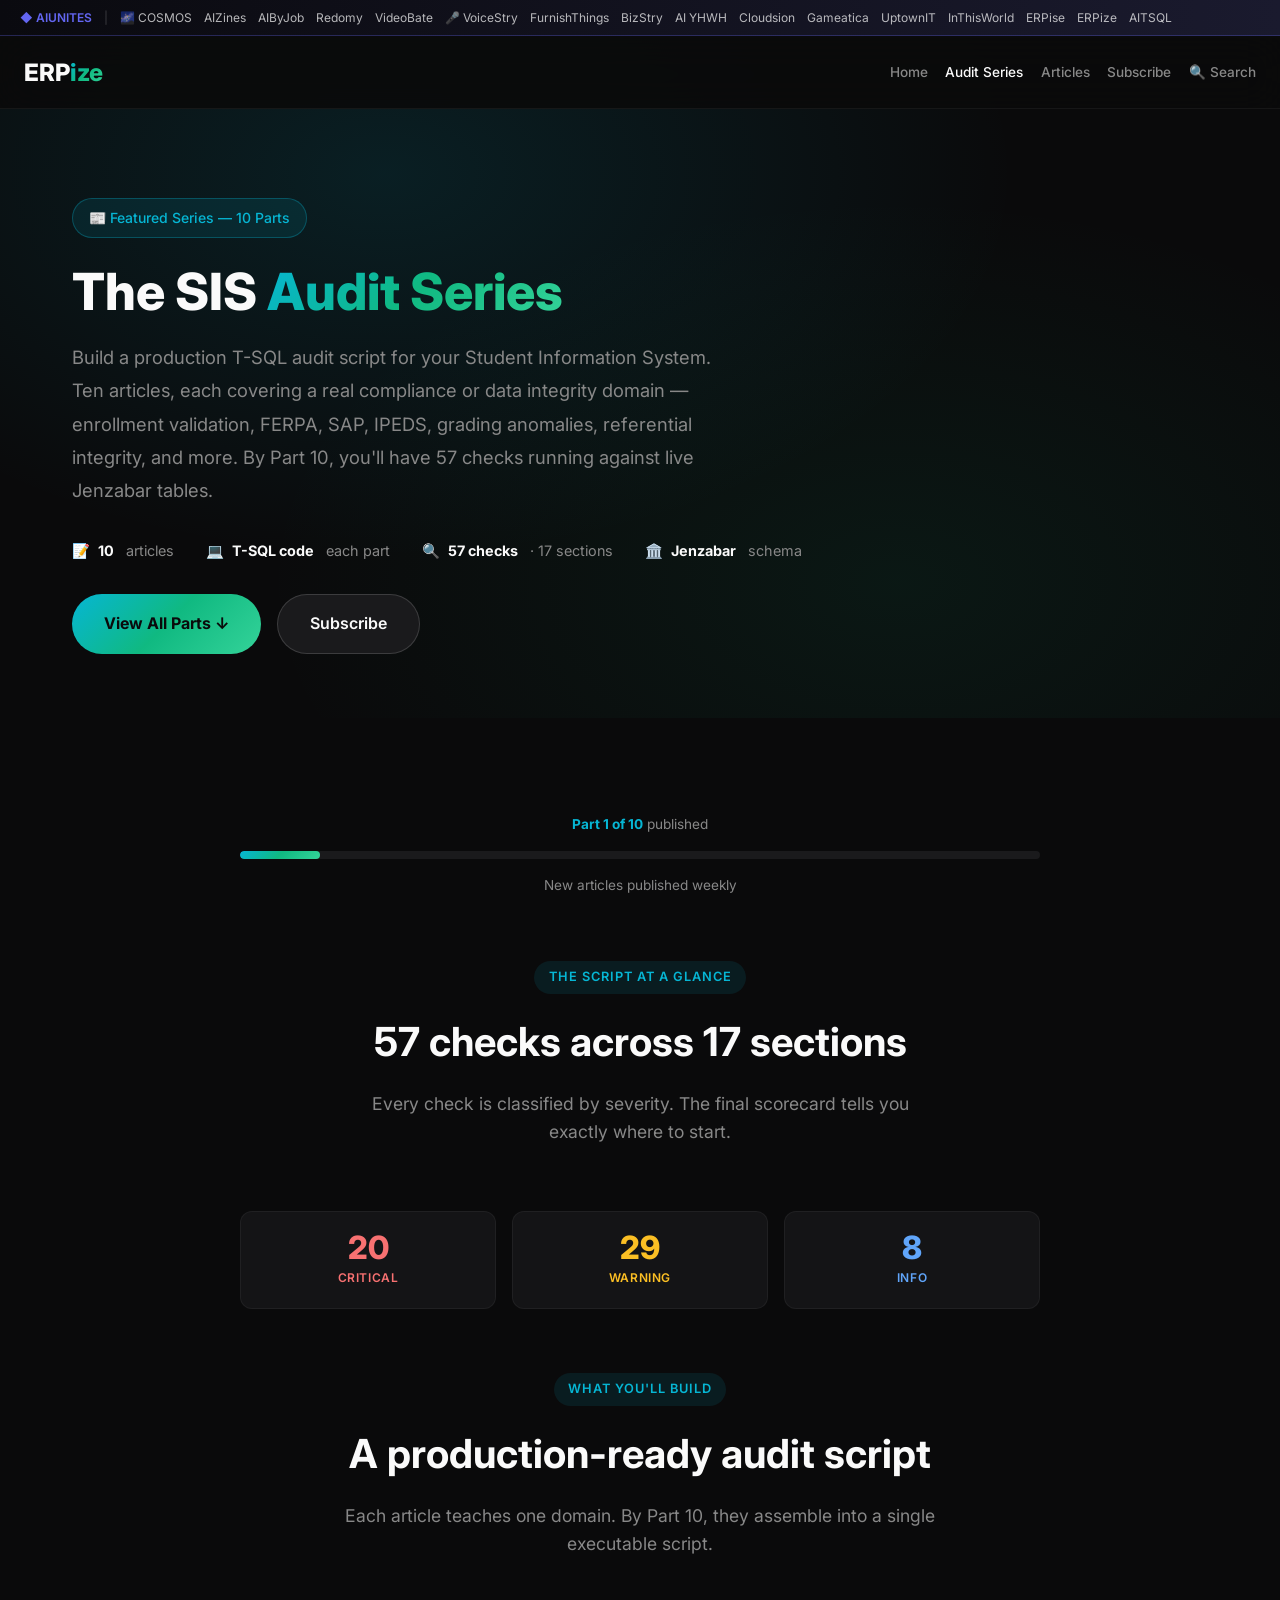
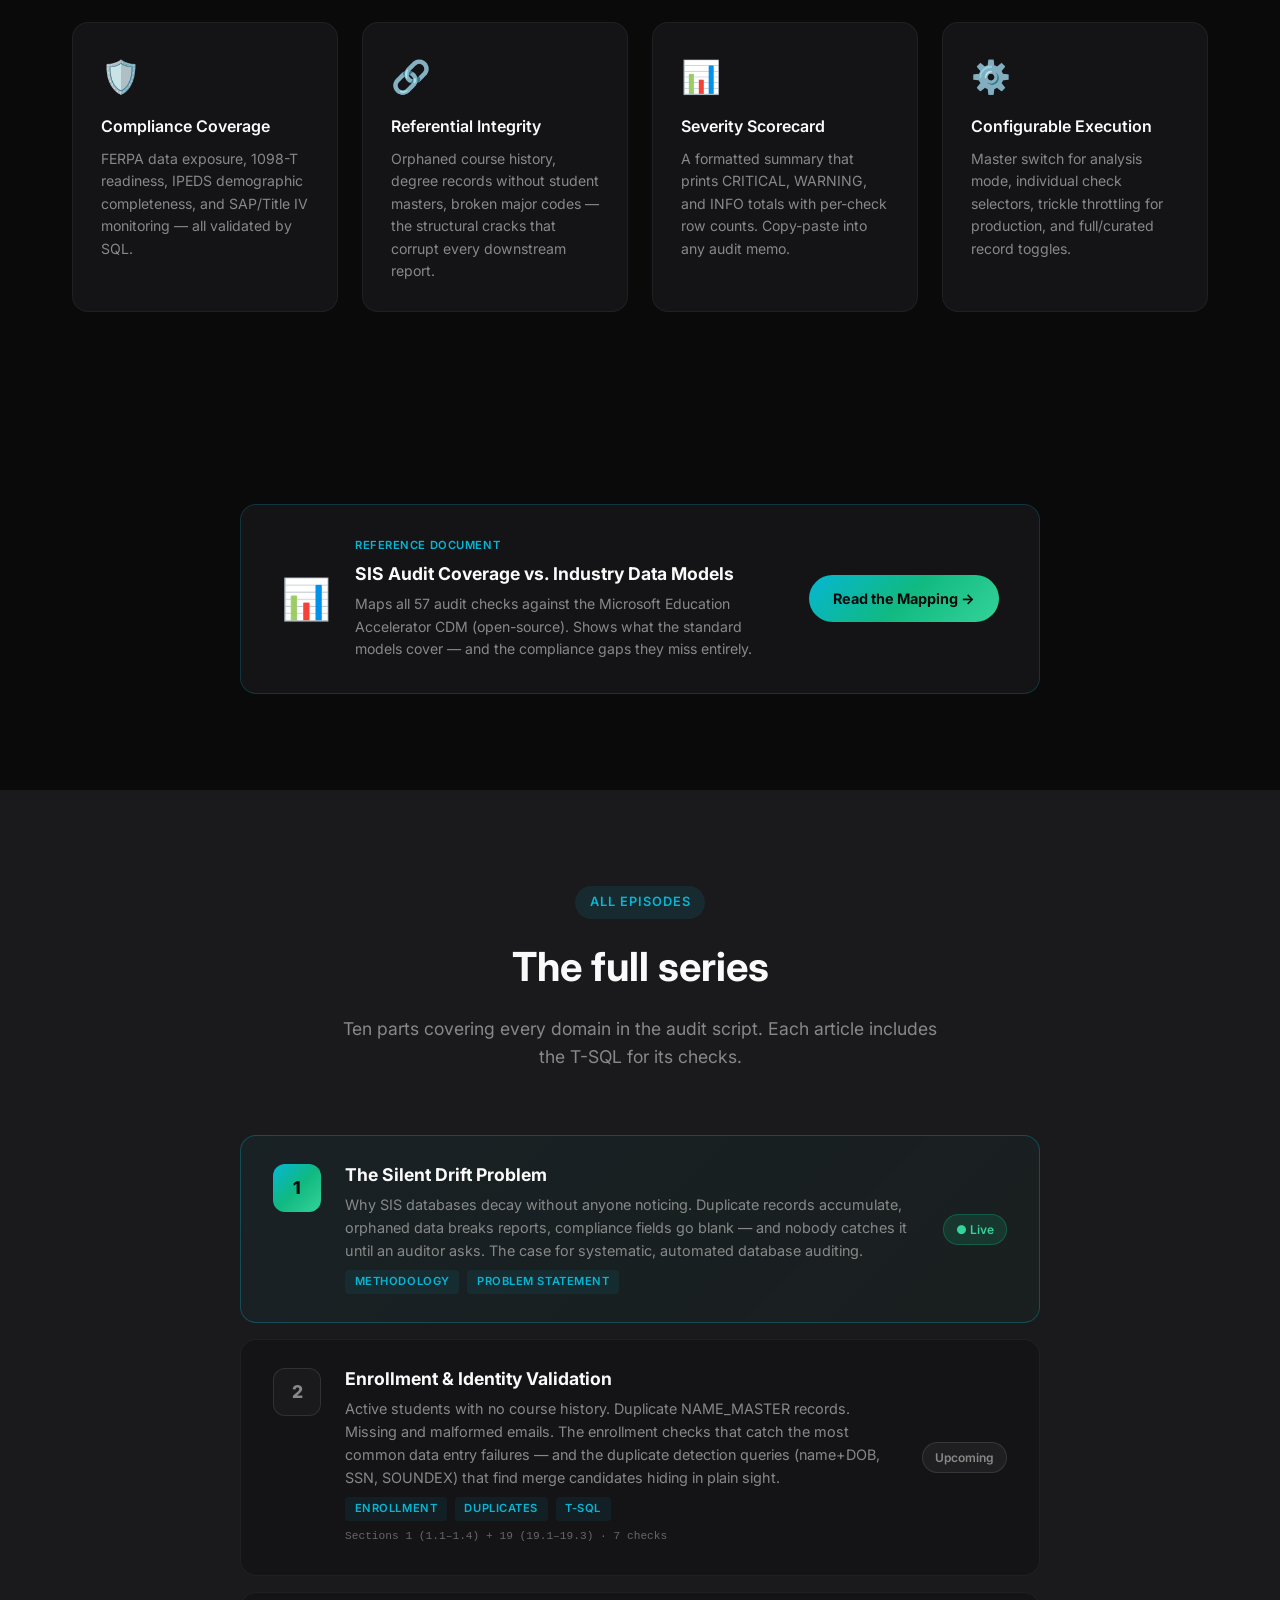
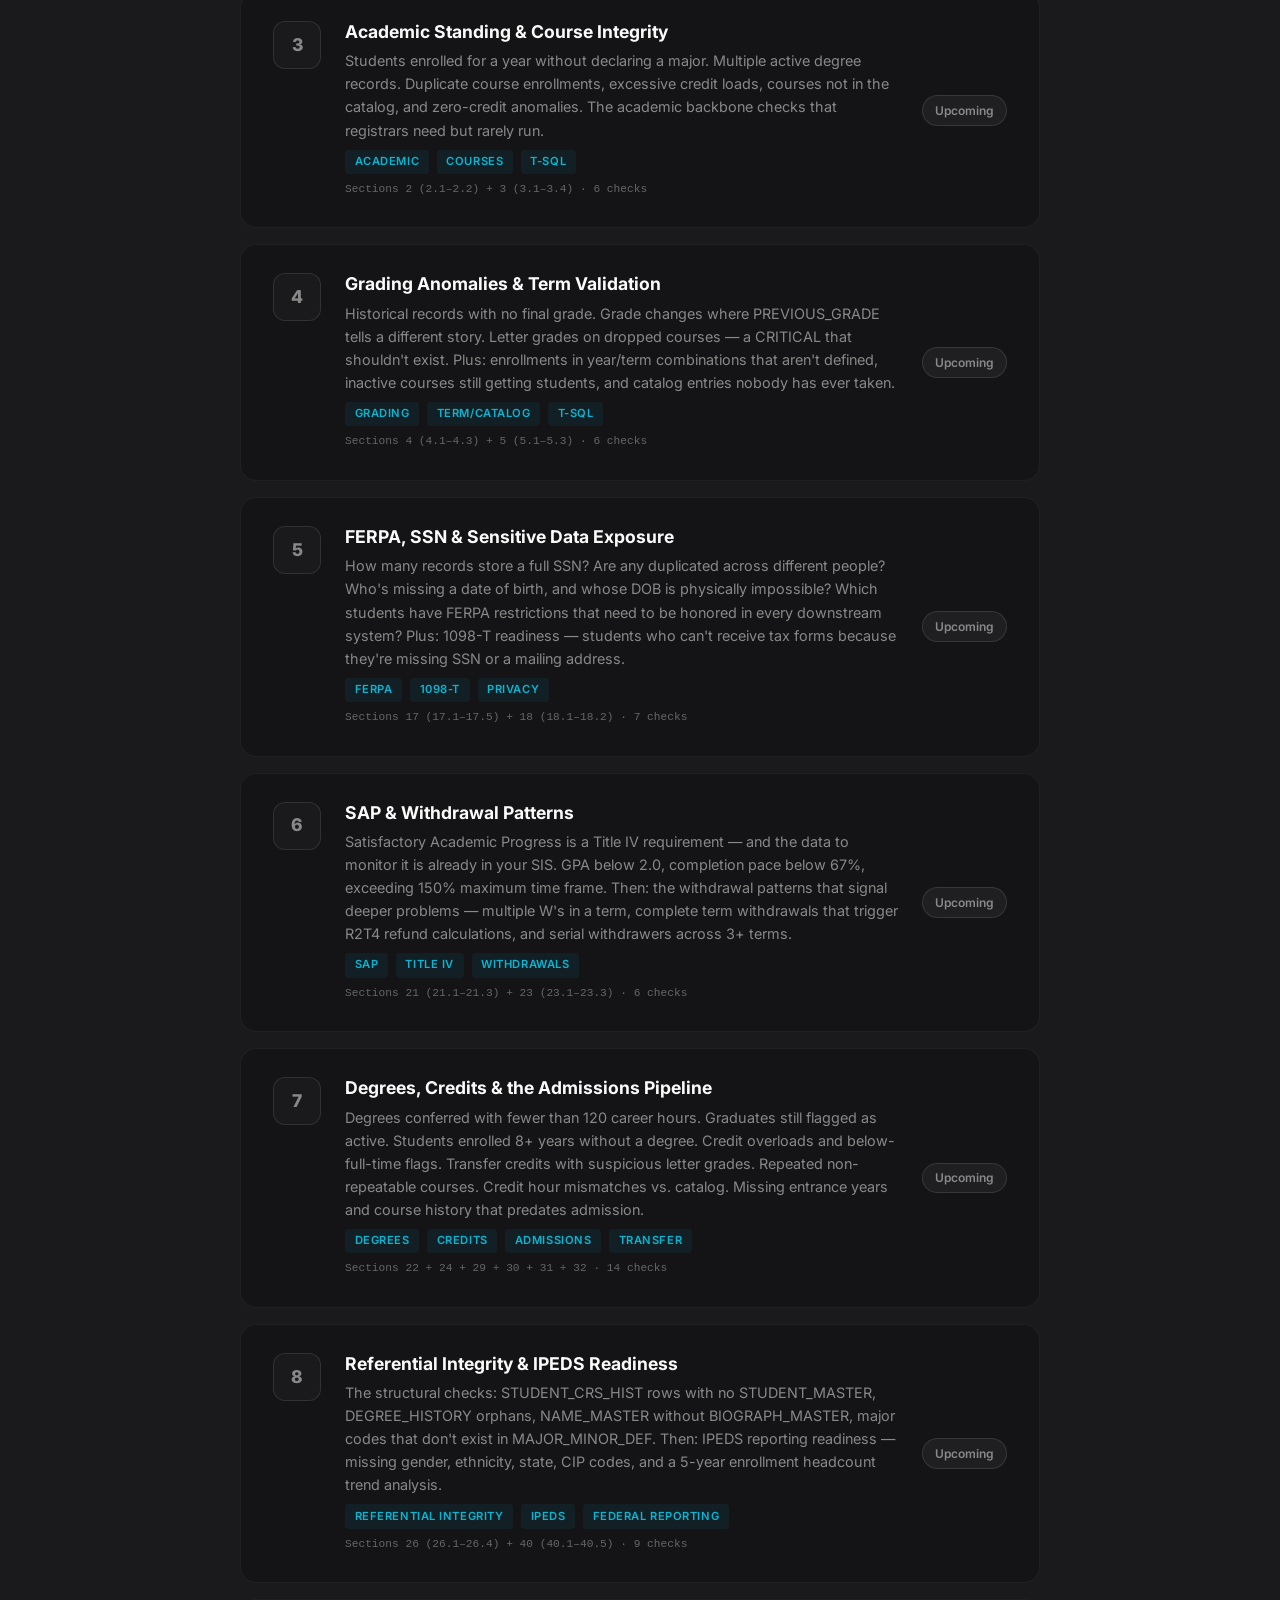
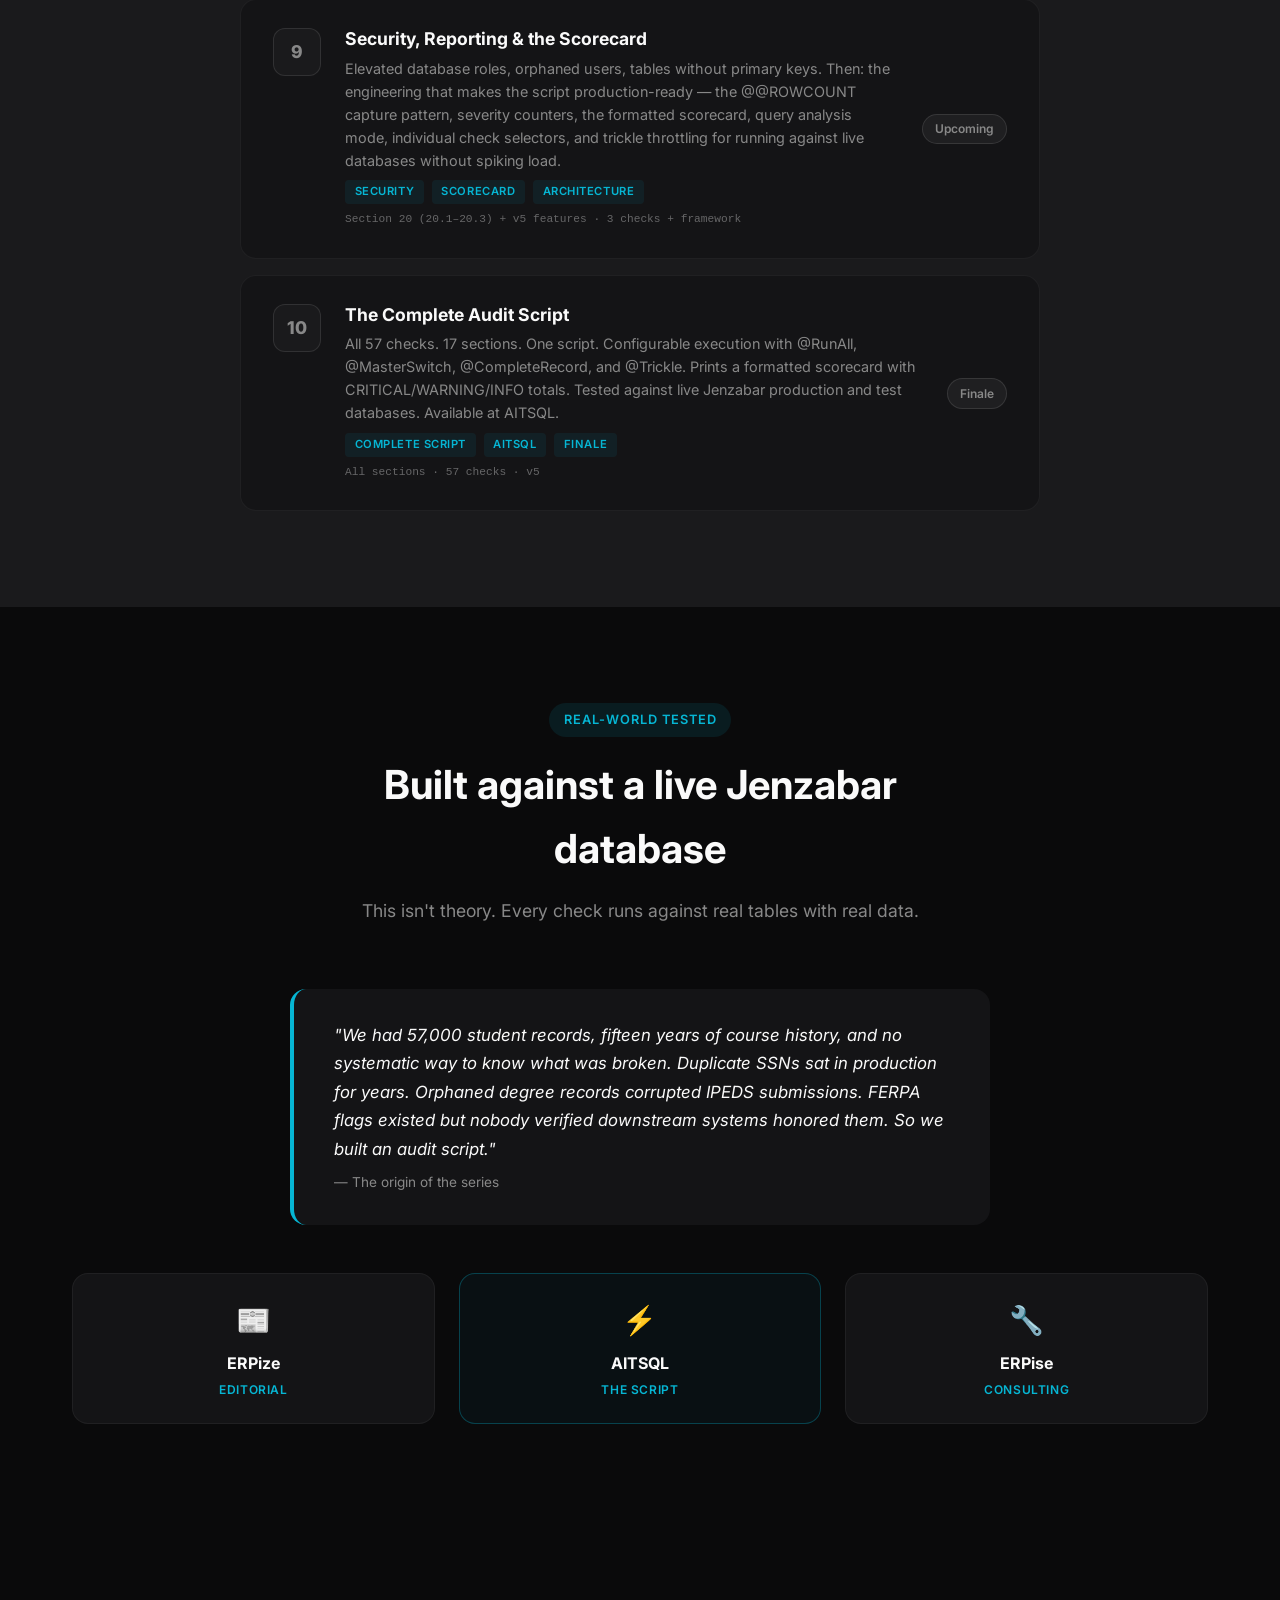
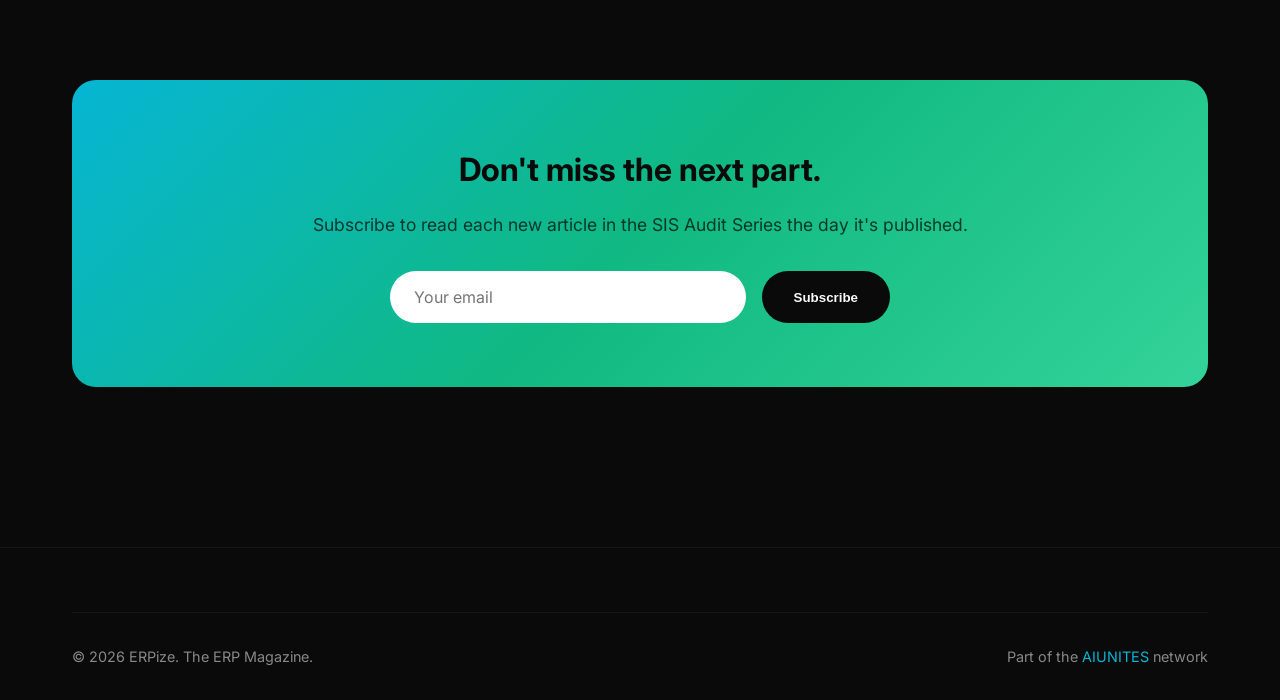
<file: audit-series.html>
﻿<!DOCTYPE html>
<html lang="en">
<head>
  <meta charset="UTF-8">
  <meta name="viewport" content="width=device-width, initial-scale=1.0">

  <title>The SIS Audit Series (10 Parts) | ERPize - The ERP Magazine</title>
  <meta name="description" content="A 10-part series on building a production T-SQL audit framework for Jenzabar and Student Information Systems. 57 checks, 17 sections, real SQL, one working script at the end.">
  <meta name="keywords" content="SIS audit, Jenzabar audit, student information system, T-SQL audit script, FERPA compliance, IPEDS readiness, SAP monitoring, higher education IT, data integrity, enrollment validation">
  <meta name="author" content="ERPize">
  <meta name="robots" content="index, follow">
  <link rel="canonical" href="https://erpize.com/audit-series.html">

  <meta property="og:type" content="article">
  <meta property="og:url" content="https://erpize.com/audit-series.html">
  <meta property="og:title" content="The SIS Audit Series — 10 Parts | ERPize">
  <meta property="og:description" content="Build a production T-SQL audit script for your Student Information System. 57 checks across enrollment, compliance, grading, SAP, FERPA, IPEDS, and more.">
  <meta property="og:site_name" content="ERPize">

  <meta name="theme-color" content="#06b6d4">

  <script type="application/ld+json">
  {
    "@context": "https://schema.org",
    "@type": "Article",
    "headline": "The SIS Audit Series — Building a Production Database Audit Framework",
    "description": "A 10-part series on building a complete T-SQL audit script for Student Information Systems. 57 checks covering enrollment, compliance, grading, SAP, FERPA, and IPEDS.",
    "author": { "@type": "Organization", "name": "ERPize" },
    "publisher": { "@type": "Organization", "name": "ERPize" },
    "datePublished": "2026-02-27",
    "dateModified": "2026-02-28",
    "articleSection": "Tutorials"
  }
  </script>

  <link rel="preconnect" href="https://fonts.googleapis.com">
  <link href="https://fonts.googleapis.com/css2?family=Inter:wght@400;500;600;700;800&display=swap" rel="stylesheet">
  <link rel="stylesheet" href="css/style.css">
  <link rel="icon" href="data:image/svg+xml,<svg xmlns='http://www.w3.org/2000/svg' viewBox='0 0 100 100'><text y='.9em' font-size='90'>📰</text></svg>">

  <style>
    /* Series Page Styles */
    .series-hero {
      padding: 10rem 0 4rem;
      position: relative;
      overflow: hidden;
    }
    .series-hero::before {
      content: '';
      position: absolute;
      inset: 0;
      background:
        radial-gradient(ellipse at 30% 20%, rgba(6, 182, 212, 0.12) 0%, transparent 50%),
        radial-gradient(ellipse at 70% 80%, rgba(16, 185, 129, 0.08) 0%, transparent 50%);
    }
    .series-hero .container { position: relative; }
    .series-hero h1 {
      font-size: clamp(2.2rem, 5vw, 3.2rem);
      font-weight: 800;
      line-height: 1.15;
      margin-bottom: 1.25rem;
    }
    .series-hero-sub {
      font-size: 1.15rem;
      color: var(--gray);
      max-width: 640px;
      line-height: 1.8;
      margin-bottom: 2rem;
    }
    .series-meta {
      display: flex;
      gap: 2rem;
      flex-wrap: wrap;
      margin-bottom: 2rem;
    }
    .series-meta-item {
      display: flex;
      align-items: center;
      gap: 0.5rem;
      font-size: 0.9rem;
      color: var(--gray);
    }
    .series-meta-item strong { color: var(--white); }
    .series-cta {
      display: flex;
      gap: 1rem;
      flex-wrap: wrap;
    }

    /* Progress Bar */
    .series-progress {
      max-width: 800px;
      margin: 0 auto 4rem;
      text-align: center;
    }
    .progress-bar-wrap {
      background: var(--dark-gray);
      border-radius: 50px;
      height: 8px;
      margin: 1rem 0;
      overflow: hidden;
    }
    .progress-bar-fill {
      height: 100%;
      background: var(--gradient-1);
      border-radius: 50px;
      transition: width 0.5s ease;
    }
    .progress-label {
      font-size: 0.85rem;
      color: var(--gray);
    }
    .progress-label strong { color: var(--accent); }

    /* Episode List */
    .episodes-list {
      max-width: 800px;
      margin: 0 auto;
      display: flex;
      flex-direction: column;
      gap: 1rem;
    }
    .episode-card {
      background: var(--card-bg);
      border: 1px solid rgba(255, 255, 255, 0.05);
      border-radius: 16px;
      padding: 1.75rem 2rem;
      display: flex;
      align-items: flex-start;
      gap: 1.5rem;
      transition: all 0.3s ease;
    }
    .episode-card:hover {
      border-color: var(--accent);
      transform: translateX(5px);
    }
    .episode-card.available {
      border-color: rgba(6, 182, 212, 0.3);
      background: linear-gradient(135deg, rgba(6, 182, 212, 0.05), rgba(16, 185, 129, 0.03));
    }
    .episode-card.available:hover {
      border-color: var(--accent);
      box-shadow: 0 4px 25px rgba(6, 182, 212, 0.15);
    }
    .episode-card.locked { opacity: 0.6; }
    .episode-card.locked:hover { opacity: 0.8; transform: none; }

    .episode-num {
      min-width: 48px;
      height: 48px;
      background: var(--dark-gray);
      border: 1px solid rgba(255,255,255,0.1);
      border-radius: 12px;
      display: flex;
      align-items: center;
      justify-content: center;
      font-weight: 800;
      font-size: 1.1rem;
      color: var(--gray);
      flex-shrink: 0;
    }
    .episode-card.available .episode-num {
      background: var(--gradient-1);
      color: var(--black);
      border: none;
    }
    .episode-body { flex: 1; }
    .episode-body h3 {
      font-size: 1.1rem;
      font-weight: 700;
      margin-bottom: 0.35rem;
      line-height: 1.3;
    }
    .episode-body p {
      font-size: 0.9rem;
      color: var(--gray);
      line-height: 1.6;
      margin-bottom: 0.5rem;
    }
    .episode-tags {
      display: flex;
      gap: 0.5rem;
      flex-wrap: wrap;
    }
    .episode-tag {
      padding: 0.2rem 0.6rem;
      background: rgba(6, 182, 212, 0.08);
      border-radius: 4px;
      font-size: 0.7rem;
      font-weight: 600;
      color: var(--accent);
      text-transform: uppercase;
      letter-spacing: 0.05em;
    }
    .episode-status {
      font-size: 0.75rem;
      font-weight: 600;
      padding: 0.3rem 0.75rem;
      border-radius: 50px;
      white-space: nowrap;
      flex-shrink: 0;
      align-self: center;
    }
    .status-live {
      background: rgba(16, 185, 129, 0.15);
      color: #34d399;
      border: 1px solid rgba(16, 185, 129, 0.3);
    }
    .status-soon {
      background: rgba(255, 255, 255, 0.05);
      color: var(--gray);
      border: 1px solid rgba(255,255,255,0.1);
    }

    /* SQL Section badges */
    .episode-sections {
      display: inline-block;
      font-size: 0.7rem;
      color: rgba(255,255,255,0.35);
      font-weight: 500;
      margin-top: 0.4rem;
      font-family: 'Courier New', monospace;
    }

    /* What You'll Build */
    .outcome-grid {
      display: grid;
      grid-template-columns: repeat(auto-fit, minmax(250px, 1fr));
      gap: 1.5rem;
      margin-top: 2rem;
    }
    .outcome-card {
      background: var(--card-bg);
      border: 1px solid rgba(255, 255, 255, 0.05);
      border-radius: 16px;
      padding: 1.75rem;
      transition: all 0.3s;
    }
    .outcome-card:hover {
      border-color: var(--accent);
      transform: translateY(-3px);
    }
    .outcome-icon { font-size: 2rem; margin-bottom: 0.75rem; }
    .outcome-card h3 {
      font-size: 1rem;
      font-weight: 600;
      margin-bottom: 0.5rem;
    }
    .outcome-card p {
      font-size: 0.88rem;
      color: var(--gray);
      line-height: 1.6;
    }

    /* Severity legend */
    .severity-grid {
      display: grid;
      grid-template-columns: repeat(auto-fit, minmax(200px, 1fr));
      gap: 1rem;
      margin-top: 2rem;
      max-width: 800px;
      margin-left: auto;
      margin-right: auto;
    }
    .severity-card {
      background: var(--card-bg);
      border-radius: 12px;
      padding: 1.25rem;
      text-align: center;
      border: 1px solid rgba(255,255,255,0.05);
    }
    .severity-card .num {
      font-size: 2rem;
      font-weight: 800;
      line-height: 1;
      margin-bottom: 0.3rem;
    }
    .severity-card .label {
      font-size: 0.75rem;
      text-transform: uppercase;
      letter-spacing: 0.05em;
      font-weight: 600;
    }
    .sev-critical .num { color: #f87171; }
    .sev-critical .label { color: #f87171; }
    .sev-warning .num { color: #fbbf24; }
    .sev-warning .label { color: #fbbf24; }
    .sev-info .num { color: #60a5fa; }
    .sev-info .label { color: #60a5fa; }

    /* Brands */
    .brands-row {
      display: grid;
      grid-template-columns: repeat(3, 1fr);
      gap: 1.5rem;
      margin-top: 2rem;
    }
    .brand-pill {
      background: var(--card-bg);
      border: 1px solid rgba(255,255,255,0.05);
      border-radius: 16px;
      padding: 1.5rem;
      text-align: center;
      transition: all 0.3s;
    }
    .brand-pill:hover { border-color: var(--accent); }
    .brand-pill .icon { font-size: 1.75rem; margin-bottom: 0.5rem; }
    .brand-pill h4 { font-size: 1rem; font-weight: 700; margin-bottom: 0.2rem; }
    .brand-pill .role {
      font-size: 0.75rem;
      color: var(--accent);
      text-transform: uppercase;
      letter-spacing: 0.05em;
      font-weight: 600;
    }

    /* Quote */
    .series-quote {
      max-width: 700px;
      margin: 3rem auto;
      background: var(--card-bg);
      border-radius: 16px;
      padding: 2rem 2.5rem;
      border-left: 4px solid var(--accent);
    }
    .series-quote p {
      color: var(--white);
      font-size: 1.05rem;
      font-style: italic;
      line-height: 1.7;
      margin-bottom: 0.5rem;
    }
    .series-quote .attr {
      color: var(--gray);
      font-size: 0.85rem;
      font-style: normal;
    }

    @media (max-width: 768px) {
      .series-hero { padding: 7rem 0 3rem; }
      .episode-card { flex-direction: column; gap: 1rem; }
      .episode-status { align-self: flex-start; }
      .brands-row { grid-template-columns: 1fr; }
      .series-meta { gap: 1rem; }
    }
  </style>
<script async src="https://www.googletagmanager.com/gtag/js?id=G-VP15KRLV6P"></script><script>window.dataLayer=window.dataLayer||[];function gtag(){dataLayer.push(arguments);}gtag('js',new Date());gtag('config','G-VP15KRLV6P');</script><meta property="og:image" content="https://erpize.com/images/og-image.png"><meta property="og:image:width" content="1200"><meta property="og:image:height" content="630"></head>
<body>
  <!-- AIUNITES Webring -->
  <style>.aiunites-bar{position:fixed;top:0;left:0;right:0;z-index:1100;background:linear-gradient(90deg,#0a0a0f,#1a1a2e);border-bottom:1px solid rgba(99,102,241,.3);padding:8px 0;font-size:12px}.aiunites-bar-content{max-width:1400px;margin:0 auto;padding:0 20px;display:flex;align-items:center;gap:12px;overflow-x:auto;scrollbar-width:none}.aiunites-bar-content::-webkit-scrollbar{display:none}.aiunites-bar a{color:rgba(255,255,255,.7);text-decoration:none;white-space:nowrap;transition:color .2s}.aiunites-bar a:hover{color:#fff}.aiunites-bar-brand{color:#6366f1!important;font-weight:600}.aiunites-bar-brand:hover{color:#818cf8!important}.aiunites-bar-active{color:#fff!important;text-decoration:underline;text-underline-offset:3px}.aiunites-bar-divider{color:rgba(255,255,255,.2)}.wb-arrow{display:none;position:fixed;top:0;width:36px;height:33px;align-items:center;justify-content:center;cursor:pointer;z-index:1102;border:none;padding:0;font-size:16px;line-height:1;color:rgba(255,255,255,.8);transition:color .2s,opacity .2s}.wb-arrow:hover{color:#fff}.wb-left{left:0;background:linear-gradient(90deg,#0d0d1a 55%,transparent)}.wb-right{right:0;background:linear-gradient(270deg,#0d0d1a 55%,transparent)}@media (hover:hover) and (pointer:fine){.wb-arrow{display:flex}}body{padding-top:38px!important}.nav,.site-nav,.main-nav,.landing-nav,.top-nav,nav[class*="nav"]{top:38px!important}</style>
<button class="wb-arrow wb-left" id="wb-left" aria-label="Scroll webring left">&#8249;</button>
<div class="aiunites-bar"><div class="aiunites-bar-content" id="wb-content"><a href="https://aiunites.github.io/aiunites-site/" class="aiunites-bar-brand">&#9670; AIUNITES</a><span class="aiunites-bar-divider">|</span></div></div>
<button class="wb-arrow wb-right" id="wb-right" aria-label="Scroll webring right">&#8250;</button>
<script>(function(){var IS_LOCAL=location.protocol==='file:'||location.hostname==='localhost'||location.hostname==='127.0.0.1';var BASE=IS_LOCAL?'/':'https://aiunites.github.io/';var JSON_URL=IS_LOCAL?'/aiunites-site/data/webring.json':'https://aiunites.github.io/aiunites-site/data/webring.json';var c=document.getElementById('wb-content'),l=document.getElementById('wb-left'),r=document.getElementById('wb-right');function buildBar(sites){sites.forEach(function(s){var a=document.createElement('a');a.href=(IS_LOCAL?BASE+s.repo+'/index.html':BASE+s.repo+'/');a.textContent=s.name;if(location.pathname.indexOf(s.repo)!==-1)a.className='aiunites-bar-active';c.appendChild(a);});setupArrows();}function setupArrows(){if(!c||!l||!r)return;function upd(){var atL=c.scrollLeft<8,atR=c.scrollLeft>=c.scrollWidth-c.clientWidth-8;l.style.opacity=atL?'0':'1';l.style.pointerEvents=atL?'none':'auto';r.style.opacity=atR?'0':'1';r.style.pointerEvents=atR?'none':'auto';}l.onclick=function(){c.scrollBy({left:-220,behavior:'smooth'});};r.onclick=function(){c.scrollBy({left:220,behavior:'smooth'});};c.addEventListener('scroll',upd,{passive:true});upd();}var FB=[{name:'\uD83C\uDF0C COSMOS',repo:'cosmostheopera-site'},{name:'AIZines',repo:'aizines-app'},{name:'AIByJob',repo:'aibyjob-demo'},{name:'Redomy',repo:'redomy-demo'},{name:'VideoBate',repo:'videobate-site'},{name:'\uD83C\uDFA4 VoiceStry',repo:'voicestry-site'},{name:'FurnishThings',repo:'furnishthings-site'},{name:'BizStry',repo:'bizstry-site'},{name:'AI YHWH',repo:'aiyhwh-site'},{name:'Cloudsion',repo:'cloudsion-site'},{name:'Gameatica',repo:'gameatica-site'},{name:'UptownIT',repo:'uptownit-site'},{name:'InThisWorld',repo:'inthisworld-site'},{name:'ERPise',repo:'erpise-site'},{name:'ERPize',repo:'erpize-site'},{name:'AITSQL',repo:'aitsql-site'}];fetch(JSON_URL).then(function(r){return r.json();}).then(buildBar).catch(function(){buildBar(FB);});})()</script>

  <!-- Navigation -->
  <nav class="nav">
    <a href="index.html" class="logo">ERP<span>ize</span></a>
    <div class="nav-links">
      <a href="index.html">Home</a>
      <a href="audit-series.html" style="color:var(--white);">Audit Series</a>
      <a href="index.html#articles">Articles</a>
      <a href="index.html#newsletter">Subscribe</a>
      <a href="#" onclick="event.preventDefault();openSearch()" style="display:inline-flex;align-items:center;gap:4px;">🔍 Search</a>
    </div>
  </nav>

  <!-- Hero -->
  <section class="series-hero">
    <div class="container">
      <div class="hero-badge">📰 Featured Series — 10 Parts</div>
      <h1>The SIS <span class="gradient-text">Audit Series</span></h1>
      <p class="series-hero-sub">Build a production T-SQL audit script for your Student Information System. Ten articles, each covering a real compliance or data integrity domain — enrollment validation, FERPA, SAP, IPEDS, grading anomalies, referential integrity, and more. By Part 10, you'll have 57 checks running against live Jenzabar tables.</p>
      <div class="series-meta">
        <div class="series-meta-item">📝 <strong>10</strong>&nbsp;articles</div>
        <div class="series-meta-item">💻 <strong>T-SQL code</strong>&nbsp;each part</div>
        <div class="series-meta-item">🔍 <strong>57 checks</strong>&nbsp;· 17 sections</div>
        <div class="series-meta-item">🏛️ <strong>Jenzabar</strong>&nbsp;schema</div>
      </div>
      <div class="series-cta">
        <a href="#episodes" class="btn-primary btn-large">View All Parts ↓</a>
        <a href="index.html#newsletter" class="btn-secondary btn-large">Subscribe</a>
      </div>
    </div>
  </section>

  <!-- Progress -->
  <section class="section">
    <div class="container">
      <div class="series-progress">
        <div class="progress-label"><strong>Part 1 of 10</strong> published</div>
        <div class="progress-bar-wrap">
          <div class="progress-bar-fill" style="width: 10%;"></div>
        </div>
        <div class="progress-label">New articles published weekly</div>
      </div>

      <!-- Severity Breakdown -->
      <div class="section-header">
        <div class="section-badge">The script at a glance</div>
        <h2>57 checks across 17 sections</h2>
        <p>Every check is classified by severity. The final scorecard tells you exactly where to start.</p>
      </div>
      <div class="severity-grid">
        <div class="severity-card sev-critical">
          <div class="num">20</div>
          <div class="label">Critical</div>
        </div>
        <div class="severity-card sev-warning">
          <div class="num">29</div>
          <div class="label">Warning</div>
        </div>
        <div class="severity-card sev-info">
          <div class="num">8</div>
          <div class="label">Info</div>
        </div>
      </div>

      <!-- What You'll Build -->
      <div class="section-header" style="margin-top:4rem;">
        <div class="section-badge">What you'll build</div>
        <h2>A production-ready audit script</h2>
        <p>Each article teaches one domain. By Part 10, they assemble into a single executable script.</p>
      </div>
      <div class="outcome-grid">
        <div class="outcome-card">
          <div class="outcome-icon">🛡️</div>
          <h3>Compliance Coverage</h3>
          <p>FERPA data exposure, 1098-T readiness, IPEDS demographic completeness, and SAP/Title IV monitoring — all validated by SQL.</p>
        </div>
        <div class="outcome-card">
          <div class="outcome-icon">🔗</div>
          <h3>Referential Integrity</h3>
          <p>Orphaned course history, degree records without student masters, broken major codes — the structural cracks that corrupt every downstream report.</p>
        </div>
        <div class="outcome-card">
          <div class="outcome-icon">📊</div>
          <h3>Severity Scorecard</h3>
          <p>A formatted summary that prints CRITICAL, WARNING, and INFO totals with per-check row counts. Copy-paste into any audit memo.</p>
        </div>
        <div class="outcome-card">
          <div class="outcome-icon">⚙️</div>
          <h3>Configurable Execution</h3>
          <p>Master switch for analysis mode, individual check selectors, trickle throttling for production, and full/curated record toggles.</p>
        </div>
      </div>
    </div>
  </section>

  <!-- Reference Document -->
  <section class="section">
    <div class="container">
      <div style="max-width:800px;margin:0 auto;background:var(--card-bg);border:1px solid rgba(6,182,212,0.2);border-radius:16px;padding:2rem 2.5rem;display:flex;align-items:center;gap:1.5rem;flex-wrap:wrap">
        <div style="font-size:2.5rem">📊</div>
        <div style="flex:1;min-width:250px">
          <div style="font-size:.7rem;font-weight:600;color:var(--accent);text-transform:uppercase;letter-spacing:.05em;margin-bottom:.3rem">Reference Document</div>
          <h3 style="font-size:1.1rem;font-weight:700;margin-bottom:.35rem">SIS Audit Coverage vs. Industry Data Models</h3>
          <p style="font-size:.88rem;color:var(--gray);line-height:1.6;margin:0">Maps all 57 audit checks against the Microsoft Education Accelerator CDM (open-source). Shows what the standard models cover — and the compliance gaps they miss entirely.</p>
        </div>
        <a href="audit-entity-mapping.html" class="btn-primary" style="white-space:nowrap">Read the Mapping →</a>
      </div>
    </div>
  </section>

  <!-- Episode List -->
  <section id="episodes" class="section section-dark">
    <div class="container">
      <div class="section-header">
        <div class="section-badge">All Episodes</div>
        <h2>The full series</h2>
        <p>Ten parts covering every domain in the audit script. Each article includes the T-SQL for its checks.</p>
      </div>

      <div class="episodes-list">

        <!-- Part 1 -->
        <div class="episode-card available">
          <div class="episode-num">1</div>
          <div class="episode-body">
            <h3>The Silent Drift Problem</h3>
            <p>Why SIS databases decay without anyone noticing. Duplicate records accumulate, orphaned data breaks reports, compliance fields go blank — and nobody catches it until an auditor asks. The case for systematic, automated database auditing.</p>
            <div class="episode-tags">
              <span class="episode-tag">Methodology</span>
              <span class="episode-tag">Problem Statement</span>
            </div>
          </div>
          <span class="episode-status status-live">● Live</span>
        </div>

        <!-- Part 2 -->
        <div class="episode-card locked">
          <div class="episode-num">2</div>
          <div class="episode-body">
            <h3>Enrollment &amp; Identity Validation</h3>
            <p>Active students with no course history. Duplicate NAME_MASTER records. Missing and malformed emails. The enrollment checks that catch the most common data entry failures — and the duplicate detection queries (name+DOB, SSN, SOUNDEX) that find merge candidates hiding in plain sight.</p>
            <div class="episode-tags">
              <span class="episode-tag">Enrollment</span>
              <span class="episode-tag">Duplicates</span>
              <span class="episode-tag">T-SQL</span>
            </div>
            <div class="episode-sections">Sections 1 (1.1–1.4) + 19 (19.1–19.3) · 7 checks</div>
          </div>
          <span class="episode-status status-soon">Upcoming</span>
        </div>

        <!-- Part 3 -->
        <div class="episode-card locked">
          <div class="episode-num">3</div>
          <div class="episode-body">
            <h3>Academic Standing &amp; Course Integrity</h3>
            <p>Students enrolled for a year without declaring a major. Multiple active degree records. Duplicate course enrollments, excessive credit loads, courses not in the catalog, and zero-credit anomalies. The academic backbone checks that registrars need but rarely run.</p>
            <div class="episode-tags">
              <span class="episode-tag">Academic</span>
              <span class="episode-tag">Courses</span>
              <span class="episode-tag">T-SQL</span>
            </div>
            <div class="episode-sections">Sections 2 (2.1–2.2) + 3 (3.1–3.4) · 6 checks</div>
          </div>
          <span class="episode-status status-soon">Upcoming</span>
        </div>

        <!-- Part 4 -->
        <div class="episode-card locked">
          <div class="episode-num">4</div>
          <div class="episode-body">
            <h3>Grading Anomalies &amp; Term Validation</h3>
            <p>Historical records with no final grade. Grade changes where PREVIOUS_GRADE tells a different story. Letter grades on dropped courses — a CRITICAL that shouldn't exist. Plus: enrollments in year/term combinations that aren't defined, inactive courses still getting students, and catalog entries nobody has ever taken.</p>
            <div class="episode-tags">
              <span class="episode-tag">Grading</span>
              <span class="episode-tag">Term/Catalog</span>
              <span class="episode-tag">T-SQL</span>
            </div>
            <div class="episode-sections">Sections 4 (4.1–4.3) + 5 (5.1–5.3) · 6 checks</div>
          </div>
          <span class="episode-status status-soon">Upcoming</span>
        </div>

        <!-- Part 5 -->
        <div class="episode-card locked">
          <div class="episode-num">5</div>
          <div class="episode-body">
            <h3>FERPA, SSN &amp; Sensitive Data Exposure</h3>
            <p>How many records store a full SSN? Are any duplicated across different people? Who's missing a date of birth, and whose DOB is physically impossible? Which students have FERPA restrictions that need to be honored in every downstream system? Plus: 1098-T readiness — students who can't receive tax forms because they're missing SSN or a mailing address.</p>
            <div class="episode-tags">
              <span class="episode-tag">FERPA</span>
              <span class="episode-tag">1098-T</span>
              <span class="episode-tag">Privacy</span>
            </div>
            <div class="episode-sections">Sections 17 (17.1–17.5) + 18 (18.1–18.2) · 7 checks</div>
          </div>
          <span class="episode-status status-soon">Upcoming</span>
        </div>

        <!-- Part 6 -->
        <div class="episode-card locked">
          <div class="episode-num">6</div>
          <div class="episode-body">
            <h3>SAP &amp; Withdrawal Patterns</h3>
            <p>Satisfactory Academic Progress is a Title IV requirement — and the data to monitor it is already in your SIS. GPA below 2.0, completion pace below 67%, exceeding 150% maximum time frame. Then: the withdrawal patterns that signal deeper problems — multiple W's in a term, complete term withdrawals that trigger R2T4 refund calculations, and serial withdrawers across 3+ terms.</p>
            <div class="episode-tags">
              <span class="episode-tag">SAP</span>
              <span class="episode-tag">Title IV</span>
              <span class="episode-tag">Withdrawals</span>
            </div>
            <div class="episode-sections">Sections 21 (21.1–21.3) + 23 (23.1–23.3) · 6 checks</div>
          </div>
          <span class="episode-status status-soon">Upcoming</span>
        </div>

        <!-- Part 7 -->
        <div class="episode-card locked">
          <div class="episode-num">7</div>
          <div class="episode-body">
            <h3>Degrees, Credits &amp; the Admissions Pipeline</h3>
            <p>Degrees conferred with fewer than 120 career hours. Graduates still flagged as active. Students enrolled 8+ years without a degree. Credit overloads and below-full-time flags. Transfer credits with suspicious letter grades. Repeated non-repeatable courses. Credit hour mismatches vs. catalog. Missing entrance years and course history that predates admission.</p>
            <div class="episode-tags">
              <span class="episode-tag">Degrees</span>
              <span class="episode-tag">Credits</span>
              <span class="episode-tag">Admissions</span>
              <span class="episode-tag">Transfer</span>
            </div>
            <div class="episode-sections">Sections 22 + 24 + 29 + 30 + 31 + 32 · 14 checks</div>
          </div>
          <span class="episode-status status-soon">Upcoming</span>
        </div>

        <!-- Part 8 -->
        <div class="episode-card locked">
          <div class="episode-num">8</div>
          <div class="episode-body">
            <h3>Referential Integrity &amp; IPEDS Readiness</h3>
            <p>The structural checks: STUDENT_CRS_HIST rows with no STUDENT_MASTER, DEGREE_HISTORY orphans, NAME_MASTER without BIOGRAPH_MASTER, major codes that don't exist in MAJOR_MINOR_DEF. Then: IPEDS reporting readiness — missing gender, ethnicity, state, CIP codes, and a 5-year enrollment headcount trend analysis.</p>
            <div class="episode-tags">
              <span class="episode-tag">Referential Integrity</span>
              <span class="episode-tag">IPEDS</span>
              <span class="episode-tag">Federal Reporting</span>
            </div>
            <div class="episode-sections">Sections 26 (26.1–26.4) + 40 (40.1–40.5) · 9 checks</div>
          </div>
          <span class="episode-status status-soon">Upcoming</span>
        </div>

        <!-- Part 9 -->
        <div class="episode-card locked">
          <div class="episode-num">9</div>
          <div class="episode-body">
            <h3>Security, Reporting &amp; the Scorecard</h3>
            <p>Elevated database roles, orphaned users, tables without primary keys. Then: the engineering that makes the script production-ready — the @@ROWCOUNT capture pattern, severity counters, the formatted scorecard, query analysis mode, individual check selectors, and trickle throttling for running against live databases without spiking load.</p>
            <div class="episode-tags">
              <span class="episode-tag">Security</span>
              <span class="episode-tag">Scorecard</span>
              <span class="episode-tag">Architecture</span>
            </div>
            <div class="episode-sections">Section 20 (20.1–20.3) + v5 features · 3 checks + framework</div>
          </div>
          <span class="episode-status status-soon">Upcoming</span>
        </div>

        <!-- Part 10 -->
        <div class="episode-card locked">
          <div class="episode-num">10</div>
          <div class="episode-body">
            <h3>The Complete Audit Script</h3>
            <p>All 57 checks. 17 sections. One script. Configurable execution with @RunAll, @MasterSwitch, @CompleteRecord, and @Trickle. Prints a formatted scorecard with CRITICAL/WARNING/INFO totals. Tested against live Jenzabar production and test databases. Available at AITSQL.</p>
            <div class="episode-tags">
              <span class="episode-tag">Complete Script</span>
              <span class="episode-tag">AITSQL</span>
              <span class="episode-tag">Finale</span>
            </div>
            <div class="episode-sections">All sections · 57 checks · v5</div>
          </div>
          <span class="episode-status status-soon">Finale</span>
        </div>

      </div>
    </div>
  </section>

  <!-- Case Study Teaser -->
  <section class="section">
    <div class="container">
      <div class="section-header">
        <div class="section-badge">Real-world tested</div>
        <h2>Built against a live Jenzabar database</h2>
        <p>This isn't theory. Every check runs against real tables with real data.</p>
      </div>

      <div class="series-quote">
        <p>"We had 57,000 student records, fifteen years of course history, and no systematic way to know what was broken. Duplicate SSNs sat in production for years. Orphaned degree records corrupted IPEDS submissions. FERPA flags existed but nobody verified downstream systems honored them. So we built an audit script."</p>
        <div class="attr">— The origin of the series</div>
      </div>

      <div class="brands-row">
        <div class="brand-pill">
          <div class="icon">📰</div>
          <h4>ERPize</h4>
          <div class="role">Editorial</div>
        </div>
        <div class="brand-pill" style="border-color: rgba(6,182,212,0.3); background: rgba(6,182,212,0.04);">
          <div class="icon">⚡</div>
          <h4>AITSQL</h4>
          <div class="role">The Script</div>
        </div>
        <div class="brand-pill">
          <div class="icon">🔧</div>
          <h4>ERPise</h4>
          <div class="role">Consulting</div>
        </div>
      </div>
    </div>
  </section>

  <!-- Newsletter CTA -->
  <section class="section">
    <div class="container">
      <div class="newsletter">
        <h2>Don't miss the next part.</h2>
        <p>Subscribe to read each new article in the SIS Audit Series the day it's published.</p>
        <form class="newsletter-form" onsubmit="event.preventDefault(); alert('Thanks for subscribing!');">
          <input type="email" placeholder="Your email" required>
          <button type="submit">Subscribe</button>
        </form>
      </div>
    </div>
  </section>

  <!-- Footer -->
  <footer class="footer">
    <div class="container">
      <div class="footer-bottom">
        <p>&copy; 2026 ERPize. The ERP Magazine.</p>
        <p>Part of the <a href="https://aiunites.github.io/aiunites-site/" style="color:var(--accent);">AIUNITES</a> network</p>
      </div>
    </div>
  </footer>

  <script>
    // Fade-in observer
    const observer = new IntersectionObserver(entries => {
      entries.forEach(entry => {
        if (entry.isIntersecting) {
          entry.target.style.opacity = '1';
          entry.target.style.transform = 'translateY(0) translateX(0)';
        }
      });
    }, { threshold: 0.1 });

    document.querySelectorAll('.episode-card, .outcome-card, .brand-pill, .severity-card').forEach(el => {
      el.style.opacity = '0';
      el.style.transform = 'translateY(15px)';
      el.style.transition = 'all 0.4s ease';
      observer.observe(el);
    });

    // Smooth scroll
    document.querySelectorAll('a[href^="#"]').forEach(link => {
      link.addEventListener('click', e => {
        const target = document.querySelector(link.getAttribute('href'));
        if (target) {
          e.preventDefault();
          target.scrollIntoView({ behavior: 'smooth', block: 'start' });
        }
      });
    });
  </script>

  <!-- Search Overlay -->
  <style>
    .search-overlay{position:fixed;inset:0;z-index:20000;background:rgba(0,0,0,0.85);backdrop-filter:blur(20px);display:flex;align-items:flex-start;justify-content:center;padding-top:12vh;opacity:0;visibility:hidden;transition:all .25s ease}
    .search-overlay.open{opacity:1;visibility:visible}
    .search-container{width:90%;max-width:600px;transform:translateY(-20px);transition:transform .25s ease}
    .search-overlay.open .search-container{transform:translateY(0)}
    .search-input-wrap{display:flex;align-items:center;background:var(--card-bg);border:1px solid rgba(6,182,212,0.3);border-radius:16px;padding:0 1.25rem;gap:0.75rem}
    .search-input-wrap .search-icon{font-size:1.2rem;color:var(--gray);flex-shrink:0}
    .search-input{flex:1;background:none;border:none;color:var(--white);font-family:var(--font);font-size:1.1rem;padding:1.1rem 0;outline:none}
    .search-input::placeholder{color:var(--gray)}
    .search-close{background:none;border:none;color:var(--gray);font-size:.85rem;cursor:pointer;padding:.4rem .75rem;border-radius:8px;transition:all .2s;font-family:var(--font);font-weight:500;flex-shrink:0}
    .search-close:hover{color:var(--white);background:rgba(255,255,255,0.1)}
    .search-results{margin-top:.75rem;max-height:50vh;overflow-y:auto;display:flex;flex-direction:column;gap:.5rem}
    .search-result-item{display:block;background:var(--card-bg);border:1px solid rgba(255,255,255,0.05);border-radius:12px;padding:1rem 1.25rem;transition:all .2s;text-decoration:none;color:inherit}
    .search-result-item:hover{border-color:var(--accent);background:rgba(6,182,212,0.06);transform:translateX(4px)}
    .search-result-item h4{font-size:.95rem;font-weight:600;margin-bottom:.2rem;color:var(--white)}
    .search-result-item p{font-size:.82rem;color:var(--gray);line-height:1.5}
    .search-result-item .result-tag{display:inline-block;font-size:.65rem;font-weight:600;color:var(--accent);text-transform:uppercase;letter-spacing:.05em;margin-bottom:.3rem}
    .search-hint{text-align:center;color:var(--gray);font-size:.85rem;padding:2rem 0}
    .search-hint kbd{background:var(--dark-gray);border:1px solid rgba(255,255,255,0.1);border-radius:4px;padding:.15rem .5rem;font-size:.8rem;font-family:var(--font)}
  </style>
  <div class="search-overlay" id="searchOverlay"><div class="search-container"><div class="search-input-wrap"><span class="search-icon">🔍</span><input type="text" class="search-input" id="searchInput" placeholder="Search articles, topics, series..." autocomplete="off"><button class="search-close" onclick="closeSearch()">ESC</button></div><div class="search-results" id="searchResults"><div class="search-hint">Start typing to search &middot; Press <kbd>ESC</kbd> to close</div></div></div></div>
  <script>
    const searchIndex=[
      {title:'The SIS Audit Series (10 Parts)',desc:'Build a production T-SQL audit script for your Student Information System. 57 checks, 17 sections.',tag:'Featured Series',url:'audit-series.html',keywords:'audit sis student information system sql jenzabar compliance ferpa ipeds sap'},
      {title:'Part 1: The Silent Drift Problem',desc:'Why SIS databases decay without anyone noticing.',tag:'Audit Series',url:'audit-series.html#episodes',keywords:'drift data decay compliance gap silent'},
      {title:'Part 2: Enrollment & Identity Validation',desc:'Active students with no history, duplicate names, missing emails, merge candidates.',tag:'Audit Series',url:'audit-series.html#episodes',keywords:'enrollment identity duplicate name email soundex merge'},
      {title:'Part 3: Academic Standing & Course Integrity',desc:'No major declared, multiple degrees, duplicate enrollments, excessive credits.',tag:'Audit Series',url:'audit-series.html#episodes',keywords:'academic standing major degree course enrollment credits catalog'},
      {title:'Part 4: Grading Anomalies & Term Validation',desc:'Missing grades, grade changes, grades on drops, invalid year/term combos.',tag:'Audit Series',url:'audit-series.html#episodes',keywords:'grading anomaly grade change drop withdrawal term catalog'},
      {title:'Part 5: FERPA, SSN & Sensitive Data',desc:'SSN exposure, duplicate SSN, missing DOB, FERPA flags, 1098-T readiness.',tag:'Audit Series',url:'audit-series.html#episodes',keywords:'ferpa ssn sensitive data privacy 1098-t dob birth compliance'},
      {title:'Part 6: SAP & Withdrawal Patterns',desc:'Low GPA, completion pace, max time frame, multiple withdrawals, R2T4.',tag:'Audit Series',url:'audit-series.html#episodes',keywords:'sap satisfactory academic progress withdrawal title iv gpa completion pace r2t4'},
      {title:'Part 7: Degrees, Credits & Admissions',desc:'Low-credit degrees, grad still active, transfer anomalies, credit mismatches.',tag:'Audit Series',url:'audit-series.html#episodes',keywords:'degree graduation credits transfer repeat admissions entrance pipeline'},
      {title:'Part 8: Referential Integrity & IPEDS',desc:'Orphaned records, broken foreign keys, missing demographics, CIP codes, headcount trends.',tag:'Audit Series',url:'audit-series.html#episodes',keywords:'referential integrity orphan ipeds gender ethnicity cip headcount trend'},
      {title:'Part 9: Security, Reporting & the Scorecard',desc:'Elevated roles, orphaned users, the @@ROWCOUNT pattern, trickle mode, scorecard output.',tag:'Audit Series',url:'audit-series.html#episodes',keywords:'security roles orphaned users scorecard rowcount trickle master switch production'},
      {title:'Part 10: The Complete Audit Script',desc:'All 57 checks in one script. Configurable execution. Tested on live Jenzabar.',tag:'Audit Series · Finale',url:'audit-series.html#episodes',keywords:'complete script aitsql 57 checks v5 final production jenzabar'},
      {title:'Mastering SUBSTRING and CHARINDEX in T-SQL',desc:'String manipulation techniques for database developers.',tag:'SQL Tips',url:'index.html#articles',keywords:'sql t-sql substring charindex string parsing'},
      {title:'Understanding SIS Billing & Charges',desc:'How student billing works in Student Information Systems.',tag:'SIS Platforms',url:'index.html#articles',keywords:'sis charges billing student information system'},
      {title:'IPEDS Fall Enrollment: Step-by-Step Guide',desc:'Prepare accurate fall enrollment data for federal reporting.',tag:'Compliance',url:'index.html#articles',keywords:'ipeds enrollment federal reporting compliance'},
      {title:'PowerShell Scripts for SIS Admins',desc:'Ready-to-use PowerShell scripts and templates.',tag:'Automation',url:'index.html#articles',keywords:'powershell automation scripts sis database'},
      {title:'AITSQL — Audit Tools',desc:'Independent audit tools for SQL Server and SIS databases.',tag:'Partner',url:'https://aiunites.github.io/aitsql-site/',keywords:'aitsql audit tool sql scripts'},
      {title:'ERPise — ERP Consulting',desc:'SIS implementation, SQL Server, SSIS, SSRS consulting for higher education.',tag:'Partner',url:'https://aiunites.github.io/erpise-site/',keywords:'erpise consulting integration sis higher education'},
      {title:'SIS Audit Coverage vs. Industry Data Models',desc:'Maps 57 audit checks against the Microsoft Education Accelerator CDM. Vendor-neutral entity mapping.',tag:'Reference',url:'audit-entity-mapping.html',keywords:'cdm common data model microsoft entity mapping compliance ferpa ipeds vendor neutral'}
    ];
    function openSearch(){document.getElementById('searchOverlay').classList.add('open');document.getElementById('searchInput').value='';document.getElementById('searchInput').focus();document.getElementById('searchResults').innerHTML='<div class="search-hint">Start typing to search &middot; Press <kbd>ESC</kbd> to close</div>';document.body.style.overflow='hidden';}
    function closeSearch(){document.getElementById('searchOverlay').classList.remove('open');document.body.style.overflow='';}
    document.getElementById('searchInput').addEventListener('input',function(){var q=this.value.toLowerCase().trim(),r=document.getElementById('searchResults');if(!q){r.innerHTML='<div class="search-hint">Start typing to search &middot; Press <kbd>ESC</kbd> to close</div>';return;}var m=searchIndex.filter(function(i){var h=(i.title+' '+i.desc+' '+i.keywords+' '+i.tag).toLowerCase();return q.split(/\s+/).every(function(w){return h.includes(w);});});if(!m.length){r.innerHTML='<div class="search-hint">No results for "'+q.replace(/</g,'&lt;')+'"</div>';return;}r.innerHTML=m.map(function(i){return'<a href="'+i.url+'" class="search-result-item" onclick="closeSearch()"><div class="result-tag">'+i.tag+'</div><h4>'+i.title+'</h4><p>'+i.desc+'</p></a>';}).join('');});
    document.addEventListener('keydown',function(e){if(e.key==='Escape')closeSearch();if((e.ctrlKey||e.metaKey)&&e.key==='k'){e.preventDefault();openSearch();}});
    document.getElementById('searchOverlay').addEventListener('click',function(e){if(e.target===this)closeSearch();});
  </script>
</body>
</html>
</file>
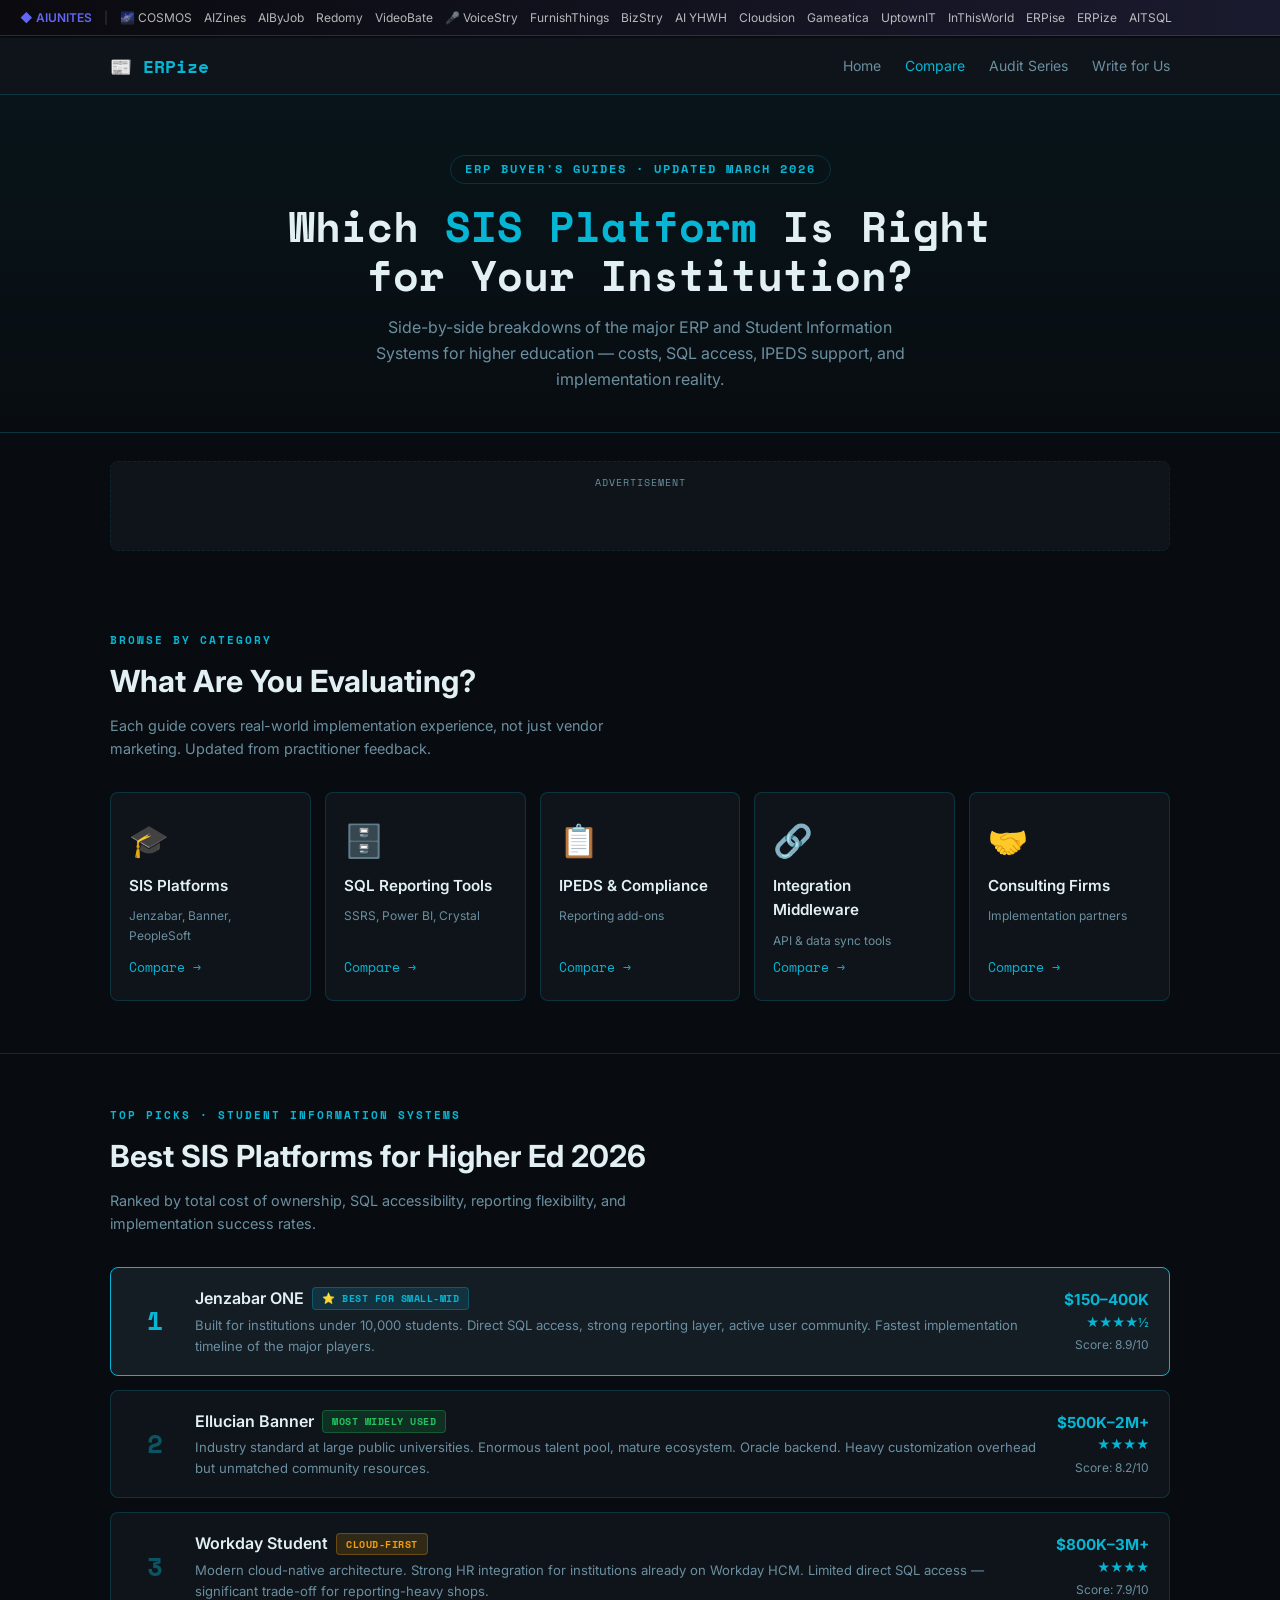
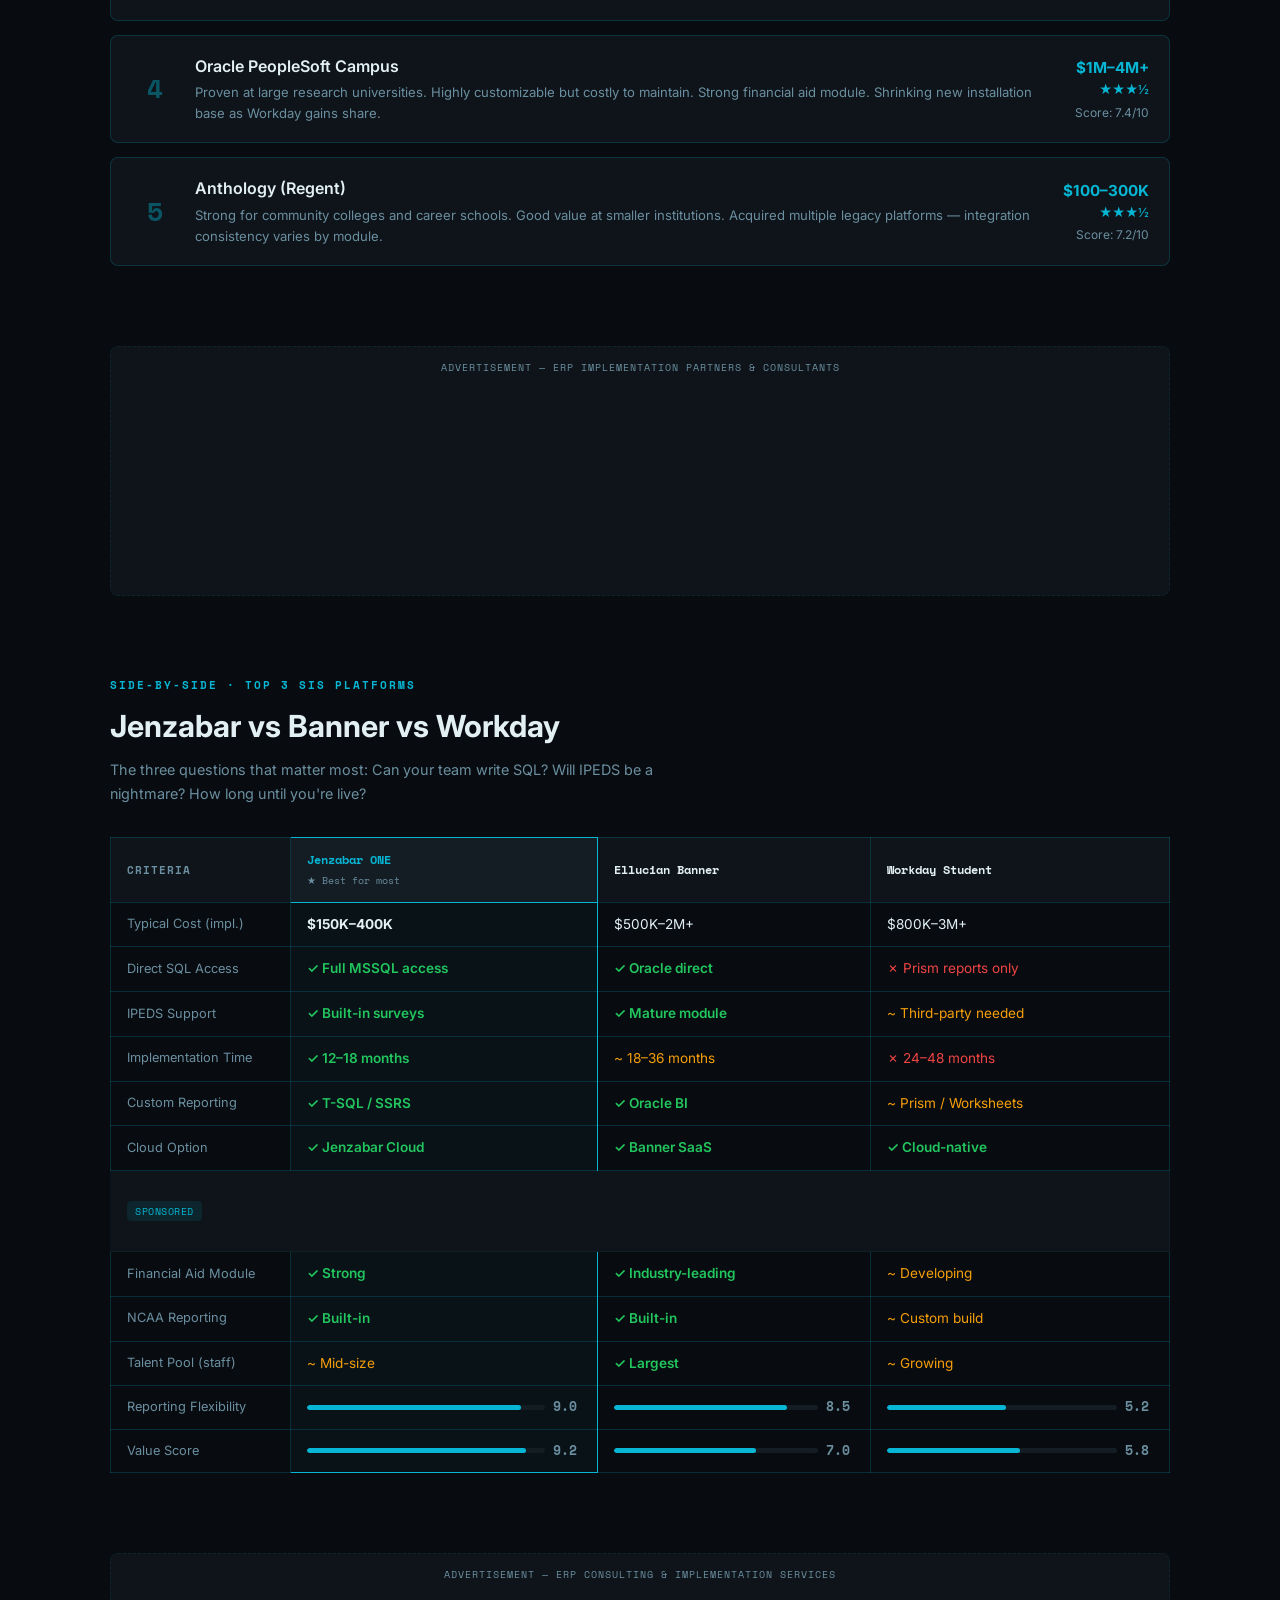
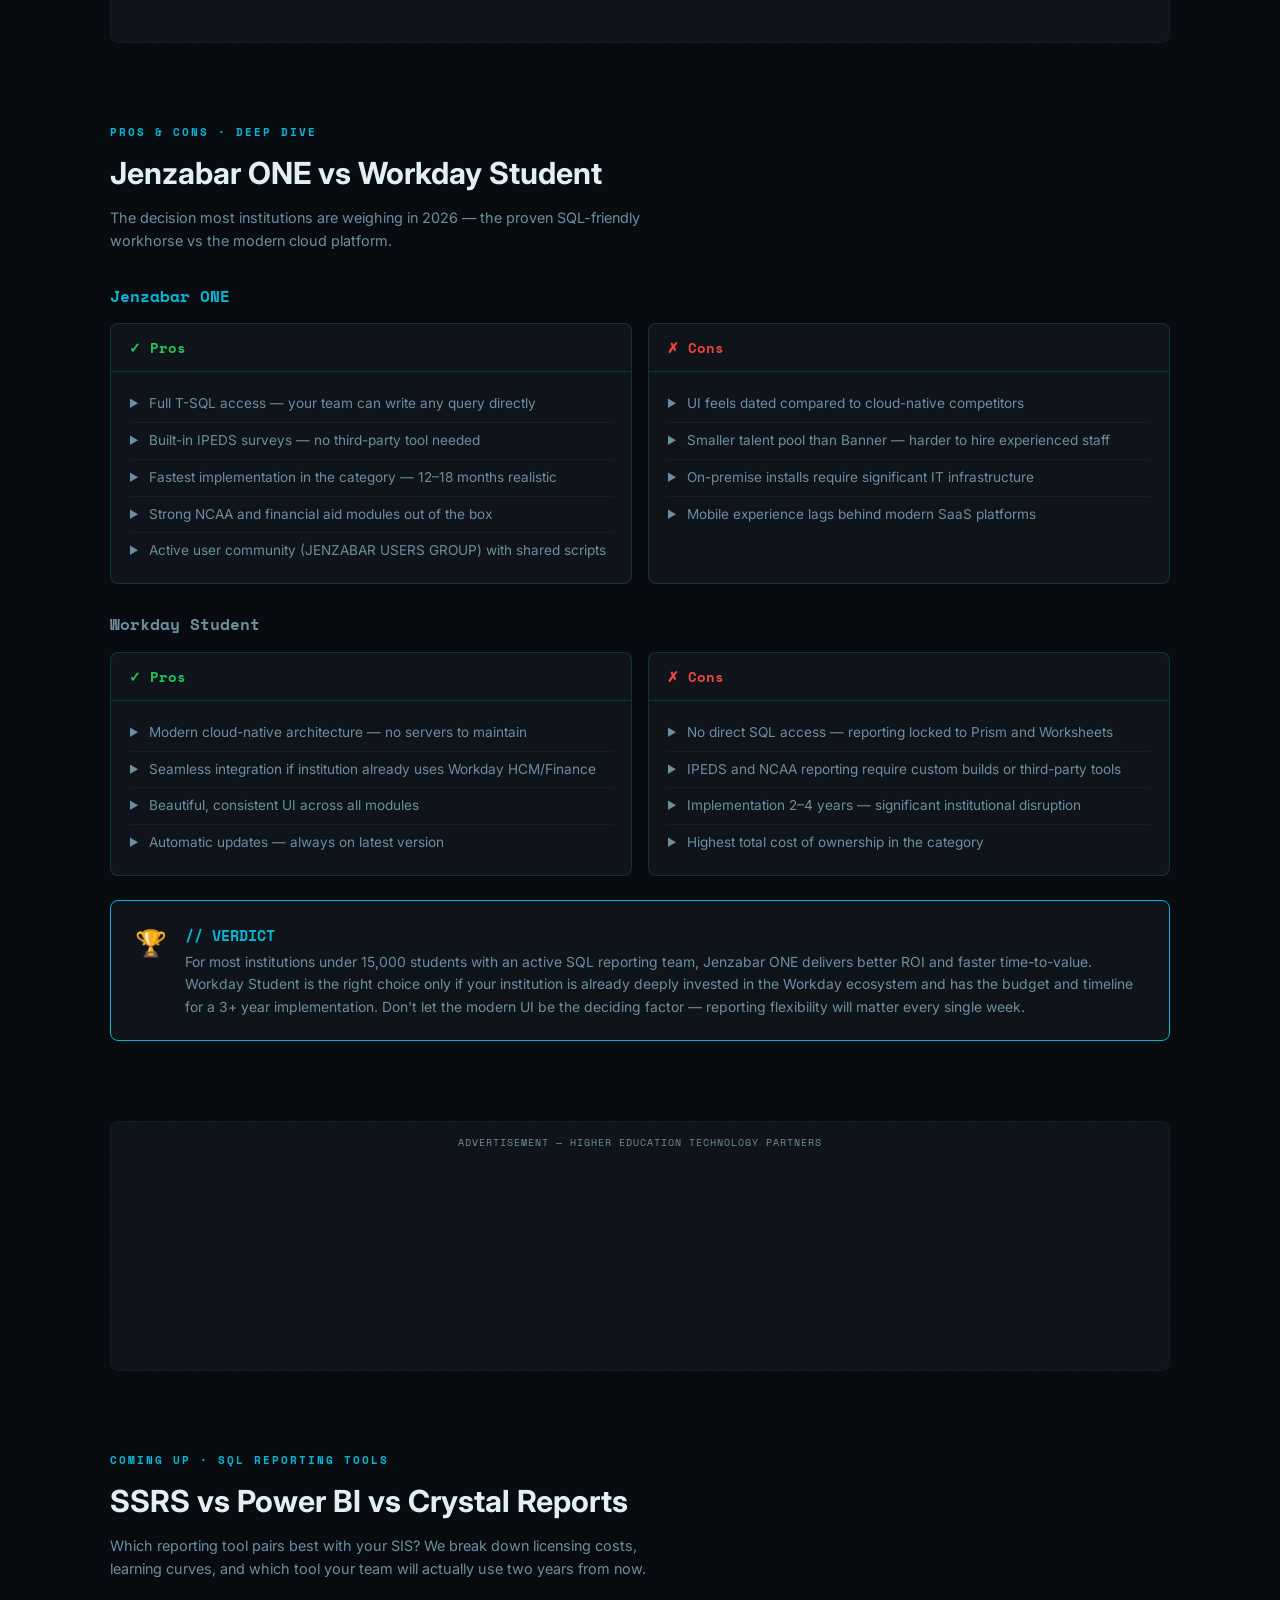
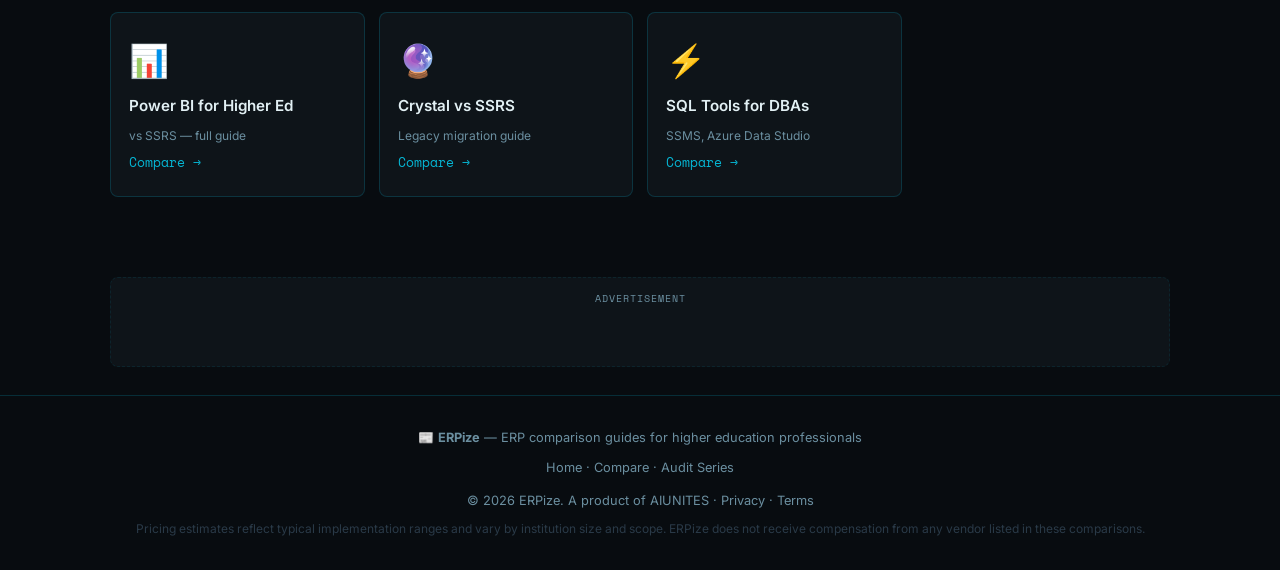
<file: compare.html>
﻿<!DOCTYPE html>
<html lang="en">
<head>
  <meta charset="UTF-8">
  <meta name="viewport" content="width=device-width, initial-scale=1.0">
  <title>Best ERP & SIS Platform Comparisons 2026 | ERPize</title>
  <meta name="description" content="Expert ERP and Student Information System comparisons for higher education. Jenzabar vs Banner vs PeopleSoft — side-by-side breakdowns, top picks, and honest verdicts.">
  <meta name="robots" content="index, follow">
  <link rel="canonical" href="https://erpize.com/compare.html">
  <script async src="https://pagead2.googlesyndication.com/pagead/js/adsbygoogle.js?client=ca-pub-4573596965267859" crossorigin="anonymous"></script>
  <link rel="preconnect" href="https://fonts.googleapis.com">
  <link href="https://fonts.googleapis.com/css2?family=Space+Mono:wght@400;700&family=Inter:wght@400;500;600;700&display=swap" rel="stylesheet">
  <style>
    :root{--bg:#080c10;--bg2:#0e1419;--bg3:#141c24;--border:rgba(6,182,212,0.2);--accent:#06b6d4;--accent2:#22d3ee;--green:#22c55e;--red:#ef4444;--amber:#f59e0b;--text:#e2f0f4;--text2:#6b8fa0;--radius:8px}
    *{margin:0;padding:0;box-sizing:border-box}
    body{font-family:'Inter',sans-serif;background:var(--bg);color:var(--text);line-height:1.6;padding-top:36px!important}
    a{color:var(--accent);text-decoration:none}a:hover{color:var(--accent2)}
    @media(hover:hover) and (pointer:fine){}
    .container{max-width:1100px;margin:0 auto;padding:0 20px}
    .site-nav{background:var(--bg2);border-bottom:1px solid var(--border);padding:14px 0;position:sticky;top:33px;z-index:99}
    .site-nav .container{display:flex;align-items:center;justify-content:space-between}
    .nav-logo{font-family:'Space Mono',monospace;font-size:1.1rem;color:var(--accent);font-weight:700}
    .nav-links{display:flex;gap:24px;font-size:0.875rem}.nav-links a{color:var(--text2);transition:color .2s}.nav-links a:hover,.nav-links a.active{color:var(--accent)}
    @media(max-width:640px){.nav-links{display:none}}
    .hero{padding:60px 0 40px;background:linear-gradient(180deg,rgba(6,182,212,0.05) 0%,transparent 100%);border-bottom:1px solid var(--border);text-align:center}
    .hero-eyebrow{display:inline-block;font-size:0.72rem;font-weight:600;letter-spacing:2px;text-transform:uppercase;color:var(--accent);border:1px solid var(--border);padding:4px 14px;border-radius:20px;margin-bottom:18px;font-family:'Space Mono',monospace}
    .hero h1{font-family:'Space Mono',monospace;font-size:clamp(1.6rem,4vw,2.6rem);font-weight:700;line-height:1.2;margin-bottom:14px}.hero h1 span{color:var(--accent)}
    .hero p{color:var(--text2);font-size:1rem;max-width:560px;margin:0 auto}
    .ad-slot{background:var(--bg2);border:1px dashed rgba(6,182,212,0.1);border-radius:var(--radius);padding:12px;text-align:center;margin:28px 0}
    .ad-slot-label{font-size:0.65rem;color:var(--text2);text-transform:uppercase;letter-spacing:1px;margin-bottom:6px;font-family:'Space Mono',monospace}
    .ad-leaderboard{min-height:90px}.ad-rectangle{min-height:250px}.ad-inline{min-height:90px}
    .section{padding:52px 0}.section+.section{border-top:1px solid var(--border)}
    .section-label{font-size:0.7rem;font-weight:700;letter-spacing:2px;text-transform:uppercase;color:var(--accent);margin-bottom:8px;font-family:'Space Mono',monospace}
    .section-title{font-size:clamp(1.4rem,3vw,1.9rem);font-weight:700;margin-bottom:8px}.section-sub{color:var(--text2);font-size:0.9rem;margin-bottom:32px;max-width:560px}
    .category-grid{display:grid;grid-template-columns:repeat(auto-fill,minmax(190px,1fr));gap:14px}
    .category-card{background:var(--bg2);border:1px solid var(--border);border-radius:var(--radius);padding:22px 18px;transition:all .2s;text-decoration:none;display:flex;flex-direction:column;gap:8px}
    .category-card:hover{border-color:var(--accent);background:var(--bg3);transform:translateY(-2px)}
    .category-icon{font-size:2rem}.category-name{font-weight:600;font-size:0.95rem;color:var(--text)}.category-count{font-size:0.75rem;color:var(--text2)}.category-arrow{font-size:0.8rem;color:var(--accent);margin-top:auto;font-family:'Space Mono',monospace}
    .top5-list{display:flex;flex-direction:column;gap:14px}
    .top5-item{background:var(--bg2);border:1px solid var(--border);border-radius:var(--radius);padding:18px 20px;display:grid;grid-template-columns:48px 1fr auto;align-items:center;gap:16px;transition:border-color .2s}
    .top5-item:hover{border-color:var(--accent)}.top5-item.top-pick{border-color:var(--accent);background:var(--bg3)}
    .top5-rank{font-family:'Space Mono',monospace;font-size:1.6rem;font-weight:700;color:var(--accent);text-align:center;opacity:.4;line-height:1}.top5-item.top-pick .top5-rank{opacity:1}
    .top5-name{font-weight:600;font-size:1rem;color:var(--text);margin-bottom:3px;display:flex;align-items:center;gap:8px;flex-wrap:wrap}
    .top5-desc{font-size:0.82rem;color:var(--text2)}.top5-meta{text-align:right;flex-shrink:0}
    .top5-price{font-weight:700;font-size:0.95rem;color:var(--accent)}.top5-score{font-size:0.75rem;color:var(--text2);margin-top:2px}
    .stars{color:var(--accent);font-size:0.8rem}
    .badge{display:inline-block;padding:2px 9px;border-radius:4px;font-size:0.65rem;font-weight:700;letter-spacing:.5px;font-family:'Space Mono',monospace}
    .badge-accent{background:rgba(6,182,212,.15);color:var(--accent);border:1px solid rgba(6,182,212,.3)}
    .badge-green{background:rgba(34,197,94,.15);color:var(--green);border:1px solid rgba(34,197,94,.3)}
    .badge-amber{background:rgba(245,158,11,.15);color:var(--amber);border:1px solid rgba(245,158,11,.3)}
    @media(max-width:640px){.top5-item{grid-template-columns:40px 1fr}.top5-meta{display:none}}
    .compare-wrap{overflow-x:auto;-webkit-overflow-scrolling:touch}
    .compare-table{width:100%;border-collapse:collapse;min-width:640px;font-size:0.85rem}
    .compare-table th{background:var(--bg2);border:1px solid var(--border);padding:12px 16px;font-weight:600;text-align:left;font-family:'Space Mono',monospace;font-size:0.78rem}
    .compare-table th.highlight{background:var(--bg3);border-color:var(--accent);color:var(--accent)}
    .compare-table th.col-label{width:180px;color:var(--text2);font-size:0.7rem;letter-spacing:1px;text-transform:uppercase}
    .compare-table td{border:1px solid var(--border);padding:11px 16px;vertical-align:middle}
    .compare-table td.highlight{border-left-color:var(--accent);border-right-color:var(--accent);background:rgba(6,182,212,.03)}
    .compare-table tr:last-child td.highlight{border-bottom-color:var(--accent)}
    .cell-yes{color:var(--green);font-weight:600}.cell-no{color:var(--red)}.cell-maybe{color:var(--amber)}.cell-label{color:var(--text2);font-size:0.8rem}
    .score-bar{display:flex;align-items:center;gap:8px}.score-track{flex:1;height:5px;background:var(--bg3);border-radius:3px;overflow:hidden}
    .score-fill{height:100%;border-radius:3px;background:var(--accent)}.score-num{font-size:0.8rem;font-weight:600;min-width:28px;color:var(--text2);font-family:'Space Mono',monospace}
    .ad-table-row td{background:var(--bg2);border-color:rgba(6,182,212,.06)!important;padding:10px 16px}
    .ad-table-inner{display:flex;align-items:center;gap:12px;font-size:0.75rem;color:var(--text2)}
    .ad-table-label{background:rgba(6,182,212,.1);color:var(--accent);padding:2px 8px;border-radius:4px;font-size:0.65rem;letter-spacing:.5px;text-transform:uppercase;flex-shrink:0;font-family:'Space Mono',monospace}
    .proscons-grid{display:grid;grid-template-columns:repeat(auto-fit,minmax(280px,1fr));gap:16px}
    .proscons-card{background:var(--bg2);border:1px solid var(--border);border-radius:var(--radius);overflow:hidden}
    .proscons-header{padding:12px 18px;font-weight:700;font-size:0.9rem;border-bottom:1px solid var(--border);font-family:'Space Mono',monospace}
    .proscons-header.pros{color:var(--green)}.proscons-header.cons{color:var(--red)}
    .proscons-body{padding:14px 18px}
    .proscons-item{display:flex;align-items:flex-start;gap:10px;padding:7px 0;font-size:0.85rem;border-bottom:1px solid rgba(255,255,255,0.04);color:var(--text2)}
    .proscons-item:last-child{border-bottom:none}.proscons-bullet{flex-shrink:0;margin-top:3px;font-size:0.65rem}
    .pros .proscons-bullet{color:var(--green)}.cons .proscons-bullet{color:var(--red)}
    .verdict{background:var(--bg2);border:1px solid var(--accent);border-radius:var(--radius);padding:22px 24px;margin-top:24px;display:flex;gap:18px;align-items:flex-start}
    .verdict-icon{font-size:1.6rem;flex-shrink:0}.verdict-title{font-weight:700;font-size:0.95rem;color:var(--accent);margin-bottom:4px;font-family:'Space Mono',monospace}
    .verdict-text{font-size:0.87rem;color:var(--text2);line-height:1.6}
    footer{border-top:1px solid var(--border);padding:32px 0;text-align:center;color:var(--text2);font-size:0.8rem}
    footer a{color:var(--text2)}footer a:hover{color:var(--accent)}
  </style>
<script async src="https://www.googletagmanager.com/gtag/js?id=G-VP15KRLV6P"></script><script>window.dataLayer=window.dataLayer||[];function gtag(){dataLayer.push(arguments);}gtag('js',new Date());gtag('config','G-VP15KRLV6P');</script><meta property="og:image" content="https://erpize.com/images/og-image.png"><meta property="og:image:width" content="1200"><meta property="og:image:height" content="630"><script type="application/ld+json">{"@context":"https://schema.org","@type":"WebSite","name":"ERPize","description":"ERPize is the ERP magazine for enterprise systems professionals. News, tutorials, and insights for Jenzabar, Banner, PeopleSoft, and SAP users.","url":"https://erpize.com/"}</script></head>
<body>
<style>.aiunites-bar{position:fixed;top:0;left:0;right:0;z-index:1100;background:linear-gradient(90deg,#0a0a0f,#1a1a2e);border-bottom:1px solid rgba(99,102,241,.3);padding:8px 0;font-size:12px}.aiunites-bar-content{max-width:1400px;margin:0 auto;padding:0 20px;display:flex;align-items:center;gap:12px;overflow-x:auto;scrollbar-width:none}.aiunites-bar-content::-webkit-scrollbar{display:none}.aiunites-bar a{color:rgba(255,255,255,.7);text-decoration:none;white-space:nowrap;transition:color .2s}.aiunites-bar a:hover{color:#fff}.aiunites-bar-brand{color:#6366f1!important;font-weight:600}.aiunites-bar-brand:hover{color:#818cf8!important}.aiunites-bar-active{color:#fff!important;text-decoration:underline;text-underline-offset:3px}.aiunites-bar-divider{color:rgba(255,255,255,.2)}.wb-arrow{display:none;position:fixed;top:0;width:36px;height:33px;align-items:center;justify-content:center;cursor:pointer;z-index:1102;border:none;padding:0;font-size:16px;line-height:1;color:rgba(255,255,255,.8);transition:color .2s,opacity .2s}.wb-arrow:hover{color:#fff}.wb-left{left:0;background:linear-gradient(90deg,#0d0d1a 55%,transparent)}.wb-right{right:0;background:linear-gradient(270deg,#0d0d1a 55%,transparent)}@media (hover:hover) and (pointer:fine){.wb-arrow{display:flex}}body{padding-top:38px!important}.nav,.site-nav,.main-nav,.landing-nav,.top-nav,nav[class*="nav"]{top:38px!important}</style>
<button class="wb-arrow wb-left" id="wb-left" aria-label="Scroll webring left">&#8249;</button>
<div class="aiunites-bar"><div class="aiunites-bar-content" id="wb-content"><a href="https://aiunites.github.io/aiunites-site/" class="aiunites-bar-brand">&#9670; AIUNITES</a><span class="aiunites-bar-divider">|</span></div></div>
<button class="wb-arrow wb-right" id="wb-right" aria-label="Scroll webring right">&#8250;</button>
<script>(function(){var IS_LOCAL=location.protocol==="file:"||location.hostname==="localhost"||location.hostname==="127.0.0.1";var BASE=IS_LOCAL?"/":"https://aiunites.github.io/";var JSON_URL=IS_LOCAL?"/aiunites-site/data/webring.json":"https://aiunites.github.io/aiunites-site/data/webring.json";var c=document.getElementById("wb-content"),l=document.getElementById("wb-left"),r=document.getElementById("wb-right");function buildBar(sites){sites.forEach(function(s){var a=document.createElement("a");a.href=(IS_LOCAL?BASE+s.repo+"/index.html":BASE+s.repo+"/");a.textContent=s.name;if(location.pathname.indexOf(s.repo)!==-1)a.className="aiunites-bar-active";c.appendChild(a);});setupArrows();}function setupArrows(){if(!c||!l||!r)return;function upd(){var atL=c.scrollLeft<8,atR=c.scrollLeft>=c.scrollWidth-c.clientWidth-8;l.style.opacity=atL?"0":"1";l.style.pointerEvents=atL?"none":"auto";r.style.opacity=atR?"0":"1";r.style.pointerEvents=atR?"none":"auto";}l.onclick=function(){c.scrollBy({left:-220,behavior:"smooth"});};r.onclick=function(){c.scrollBy({left:220,behavior:"smooth"});};c.addEventListener("scroll",upd,{passive:true});upd();}var FB=[{name:"\uD83C\uDF0C COSMOS",repo:"cosmostheopera-site"},{name:"AIZines",repo:"aizines-app"},{name:"AIByJob",repo:"aibyjob-demo"},{name:"Redomy",repo:"redomy-demo"},{name:"VideoBate",repo:"videobate-site"},{name:"\uD83C\uDFA4 VoiceStry",repo:"voicestry-site"},{name:"FurnishThings",repo:"furnishthings-site"},{name:"BizStry",repo:"bizstry-site"},{name:"AI YHWH",repo:"aiyhwh-site"},{name:"Cloudsion",repo:"cloudsion-site"},{name:"Gameatica",repo:"gameatica-site"},{name:"UptownIT",repo:"uptownit-site"},{name:"InThisWorld",repo:"inthisworld-site"},{name:"ERPise",repo:"erpise-site"},{name:"ERPize",repo:"erpize-site"},{name:"AITSQL",repo:"aitsql-site"}];fetch(JSON_URL).then(function(r){return r.json();}).then(buildBar).catch(function(){buildBar(FB);});})()</script>
<style>@media (hover:hover) and (pointer:fine){}</style>




<nav class="site-nav"><div class="container"><a href="index.html" class="nav-logo">📰 ERPize</a><div class="nav-links"><a href="index.html">Home</a><a href="compare.html" class="active">Compare</a><a href="audit-series.html">Audit Series</a><a href="write-for-us.html">Write for Us</a></div></div></nav>
<section class="hero"><div class="container"><div class="hero-eyebrow">ERP Buyer's Guides · Updated March 2026</div><h1>Which <span>SIS Platform</span> Is Right<br>for Your Institution?</h1><p>Side-by-side breakdowns of the major ERP and Student Information Systems for higher education — costs, SQL access, IPEDS support, and implementation reality.</p></div></section>

<div class="container"><div class="ad-slot ad-leaderboard"><div class="ad-slot-label">Advertisement</div><ins class="adsbygoogle" style="display:block" data-ad-client="ca-pub-4573596965267859" data-ad-slot="AUTO" data-ad-format="auto" data-full-width-responsive="true"></ins><script>(adsbygoogle = window.adsbygoogle || []).push({});</script></div></div>

<section class="section" id="categories"><div class="container"><div class="section-label">Browse by Category</div><div class="section-title">What Are You Evaluating?</div><p class="section-sub">Each guide covers real-world implementation experience, not just vendor marketing. Updated from practitioner feedback.</p><div class="category-grid"><a href="#sis" class="category-card"><div class="category-icon">🎓</div><div class="category-name">SIS Platforms</div><div class="category-count">Jenzabar, Banner, PeopleSoft</div><div class="category-arrow">Compare →</div></a><a href="#sql" class="category-card"><div class="category-icon">🗄️</div><div class="category-name">SQL Reporting Tools</div><div class="category-count">SSRS, Power BI, Crystal</div><div class="category-arrow">Compare →</div></a><a href="#ipeds" class="category-card"><div class="category-icon">📋</div><div class="category-name">IPEDS & Compliance</div><div class="category-count">Reporting add-ons</div><div class="category-arrow">Compare →</div></a><a href="#integration" class="category-card"><div class="category-icon">🔗</div><div class="category-name">Integration Middleware</div><div class="category-count">API & data sync tools</div><div class="category-arrow">Compare →</div></a><a href="#consulting" class="category-card"><div class="category-icon">🤝</div><div class="category-name">Consulting Firms</div><div class="category-count">Implementation partners</div><div class="category-arrow">Compare →</div></a></div></div></section>

<section class="section" id="sis"><div class="container"><div class="section-label">Top Picks · Student Information Systems</div><div class="section-title">Best SIS Platforms for Higher Ed 2026</div><p class="section-sub">Ranked by total cost of ownership, SQL accessibility, reporting flexibility, and implementation success rates.</p><div class="top5-list">
<div class="top5-item top-pick"><div class="top5-rank">1</div><div class="top5-info"><div class="top5-name">Jenzabar ONE <span class="badge badge-accent">⭐ BEST FOR SMALL-MID</span></div><div class="top5-desc">Built for institutions under 10,000 students. Direct SQL access, strong reporting layer, active user community. Fastest implementation timeline of the major players.</div></div><div class="top5-meta"><div class="top5-price">$150–400K</div><div class="stars">★★★★½</div><div class="top5-score">Score: 8.9/10</div></div></div>
<div class="top5-item"><div class="top5-rank">2</div><div class="top5-info"><div class="top5-name">Ellucian Banner <span class="badge badge-green">MOST WIDELY USED</span></div><div class="top5-desc">Industry standard at large public universities. Enormous talent pool, mature ecosystem. Oracle backend. Heavy customization overhead but unmatched community resources.</div></div><div class="top5-meta"><div class="top5-price">$500K–2M+</div><div class="stars">★★★★</div><div class="top5-score">Score: 8.2/10</div></div></div>
<div class="top5-item"><div class="top5-rank">3</div><div class="top5-info"><div class="top5-name">Workday Student <span class="badge badge-amber">CLOUD-FIRST</span></div><div class="top5-desc">Modern cloud-native architecture. Strong HR integration for institutions already on Workday HCM. Limited direct SQL access — significant trade-off for reporting-heavy shops.</div></div><div class="top5-meta"><div class="top5-price">$800K–3M+</div><div class="stars">★★★★</div><div class="top5-score">Score: 7.9/10</div></div></div>
<div class="top5-item"><div class="top5-rank">4</div><div class="top5-info"><div class="top5-name">Oracle PeopleSoft Campus</div><div class="top5-desc">Proven at large research universities. Highly customizable but costly to maintain. Strong financial aid module. Shrinking new installation base as Workday gains share.</div></div><div class="top5-meta"><div class="top5-price">$1M–4M+</div><div class="stars">★★★½</div><div class="top5-score">Score: 7.4/10</div></div></div>
<div class="top5-item"><div class="top5-rank">5</div><div class="top5-info"><div class="top5-name">Anthology (Regent)</div><div class="top5-desc">Strong for community colleges and career schools. Good value at smaller institutions. Acquired multiple legacy platforms — integration consistency varies by module.</div></div><div class="top5-meta"><div class="top5-price">$100–300K</div><div class="stars">★★★½</div><div class="top5-score">Score: 7.2/10</div></div></div>
</div></div></section>

<div class="container"><div class="ad-slot ad-rectangle"><div class="ad-slot-label">Advertisement — ERP implementation partners & consultants</div><ins class="adsbygoogle" style="display:block" data-ad-client="ca-pub-4573596965267859" data-ad-slot="AUTO" data-ad-format="rectangle" data-full-width-responsive="true"></ins><script>(adsbygoogle = window.adsbygoogle || []).push({});</script></div></div>

<section class="section"><div class="container"><div class="section-label">Side-by-Side · Top 3 SIS Platforms</div><div class="section-title">Jenzabar vs Banner vs Workday</div><p class="section-sub">The three questions that matter most: Can your team write SQL? Will IPEDS be a nightmare? How long until you're live?</p>
<div class="compare-wrap"><table class="compare-table"><thead><tr><th class="col-label">Criteria</th><th class="highlight">Jenzabar ONE<br><small style="font-weight:400;color:#6b8fa0">★ Best for most</small></th><th>Ellucian Banner</th><th>Workday Student</th></tr></thead><tbody>
<tr><td class="cell-label">Typical Cost (impl.)</td><td class="highlight"><strong>$150K–400K</strong></td><td>$500K–2M+</td><td>$800K–3M+</td></tr>
<tr><td class="cell-label">Direct SQL Access</td><td class="highlight"><span class="cell-yes">✓ Full MSSQL access</span></td><td><span class="cell-yes">✓ Oracle direct</span></td><td><span class="cell-no">✗ Prism reports only</span></td></tr>
<tr><td class="cell-label">IPEDS Support</td><td class="highlight"><span class="cell-yes">✓ Built-in surveys</span></td><td><span class="cell-yes">✓ Mature module</span></td><td><span class="cell-maybe">~ Third-party needed</span></td></tr>
<tr><td class="cell-label">Implementation Time</td><td class="highlight"><span class="cell-yes">✓ 12–18 months</span></td><td><span class="cell-maybe">~ 18–36 months</span></td><td><span class="cell-no">✗ 24–48 months</span></td></tr>
<tr><td class="cell-label">Custom Reporting</td><td class="highlight"><span class="cell-yes">✓ T-SQL / SSRS</span></td><td><span class="cell-yes">✓ Oracle BI</span></td><td><span class="cell-maybe">~ Prism / Worksheets</span></td></tr>
<tr><td class="cell-label">Cloud Option</td><td class="highlight"><span class="cell-yes">✓ Jenzabar Cloud</span></td><td><span class="cell-yes">✓ Banner SaaS</span></td><td><span class="cell-yes">✓ Cloud-native</span></td></tr>
<tr class="ad-table-row"><td colspan="4"><div class="ad-table-inner"><span class="ad-table-label">Sponsored</span><ins class="adsbygoogle" style="display:inline-block;width:100%;height:60px" data-ad-client="ca-pub-4573596965267859" data-ad-slot="AUTO" data-ad-format="horizontal"></ins><script>(adsbygoogle = window.adsbygoogle || []).push({});</script></div></td></tr>
<tr><td class="cell-label">Financial Aid Module</td><td class="highlight"><span class="cell-yes">✓ Strong</span></td><td><span class="cell-yes">✓ Industry-leading</span></td><td><span class="cell-maybe">~ Developing</span></td></tr>
<tr><td class="cell-label">NCAA Reporting</td><td class="highlight"><span class="cell-yes">✓ Built-in</span></td><td><span class="cell-yes">✓ Built-in</span></td><td><span class="cell-maybe">~ Custom build</span></td></tr>
<tr><td class="cell-label">Talent Pool (staff)</td><td class="highlight"><span class="cell-maybe">~ Mid-size</span></td><td><span class="cell-yes">✓ Largest</span></td><td><span class="cell-maybe">~ Growing</span></td></tr>
<tr><td class="cell-label">Reporting Flexibility</td><td class="highlight"><div class="score-bar"><div class="score-track"><div class="score-fill" style="width:90%"></div></div><span class="score-num">9.0</span></div></td><td><div class="score-bar"><div class="score-track"><div class="score-fill" style="width:85%"></div></div><span class="score-num">8.5</span></div></td><td><div class="score-bar"><div class="score-track"><div class="score-fill" style="width:52%"></div></div><span class="score-num">5.2</span></div></td></tr>
<tr><td class="cell-label">Value Score</td><td class="highlight"><div class="score-bar"><div class="score-track"><div class="score-fill" style="width:92%"></div></div><span class="score-num">9.2</span></div></td><td><div class="score-bar"><div class="score-track"><div class="score-fill" style="width:70%"></div></div><span class="score-num">7.0</span></div></td><td><div class="score-bar"><div class="score-track"><div class="score-fill" style="width:58%"></div></div><span class="score-num">5.8</span></div></td></tr>
</tbody></table></div></div></section>

<div class="container"><div class="ad-slot ad-inline"><div class="ad-slot-label">Advertisement — ERP consulting & implementation services</div><ins class="adsbygoogle" style="display:block" data-ad-client="ca-pub-4573596965267859" data-ad-slot="AUTO" data-ad-format="auto" data-full-width-responsive="true"></ins><script>(adsbygoogle = window.adsbygoogle || []).push({});</script></div></div>

<section class="section"><div class="container"><div class="section-label">Pros & Cons · Deep Dive</div><div class="section-title">Jenzabar ONE vs Workday Student</div><p class="section-sub">The decision most institutions are weighing in 2026 — the proven SQL-friendly workhorse vs the modern cloud platform.</p>
<h3 style="font-family:'Space Mono',monospace;font-size:1rem;margin-bottom:14px;color:var(--accent)">Jenzabar ONE</h3>
<div class="proscons-grid" style="margin-bottom:28px"><div class="proscons-card"><div class="proscons-header pros">✓ Pros</div><div class="proscons-body"><div class="proscons-item"><span class="proscons-bullet">▶</span>Full T-SQL access — your team can write any query directly</div><div class="proscons-item"><span class="proscons-bullet">▶</span>Built-in IPEDS surveys — no third-party tool needed</div><div class="proscons-item"><span class="proscons-bullet">▶</span>Fastest implementation in the category — 12–18 months realistic</div><div class="proscons-item"><span class="proscons-bullet">▶</span>Strong NCAA and financial aid modules out of the box</div><div class="proscons-item"><span class="proscons-bullet">▶</span>Active user community (JENZABAR USERS GROUP) with shared scripts</div></div></div><div class="proscons-card"><div class="proscons-header cons">✗ Cons</div><div class="proscons-body"><div class="proscons-item"><span class="proscons-bullet">▶</span>UI feels dated compared to cloud-native competitors</div><div class="proscons-item"><span class="proscons-bullet">▶</span>Smaller talent pool than Banner — harder to hire experienced staff</div><div class="proscons-item"><span class="proscons-bullet">▶</span>On-premise installs require significant IT infrastructure</div><div class="proscons-item"><span class="proscons-bullet">▶</span>Mobile experience lags behind modern SaaS platforms</div></div></div></div>
<h3 style="font-family:'Space Mono',monospace;font-size:1rem;margin-bottom:14px;color:var(--text2)">Workday Student</h3>
<div class="proscons-grid"><div class="proscons-card"><div class="proscons-header pros">✓ Pros</div><div class="proscons-body"><div class="proscons-item"><span class="proscons-bullet">▶</span>Modern cloud-native architecture — no servers to maintain</div><div class="proscons-item"><span class="proscons-bullet">▶</span>Seamless integration if institution already uses Workday HCM/Finance</div><div class="proscons-item"><span class="proscons-bullet">▶</span>Beautiful, consistent UI across all modules</div><div class="proscons-item"><span class="proscons-bullet">▶</span>Automatic updates — always on latest version</div></div></div><div class="proscons-card"><div class="proscons-header cons">✗ Cons</div><div class="proscons-body"><div class="proscons-item"><span class="proscons-bullet">▶</span>No direct SQL access — reporting locked to Prism and Worksheets</div><div class="proscons-item"><span class="proscons-bullet">▶</span>IPEDS and NCAA reporting require custom builds or third-party tools</div><div class="proscons-item"><span class="proscons-bullet">▶</span>Implementation 2–4 years — significant institutional disruption</div><div class="proscons-item"><span class="proscons-bullet">▶</span>Highest total cost of ownership in the category</div></div></div></div>
<div class="verdict"><div class="verdict-icon">🏆</div><div><div class="verdict-title">// VERDICT</div><div class="verdict-text">For most institutions under 15,000 students with an active SQL reporting team, Jenzabar ONE delivers better ROI and faster time-to-value. Workday Student is the right choice only if your institution is already deeply invested in the Workday ecosystem and has the budget and timeline for a 3+ year implementation. Don't let the modern UI be the deciding factor — reporting flexibility will matter every single week.</div></div></div>
</div></section>

<div class="container"><div class="ad-slot ad-rectangle"><div class="ad-slot-label">Advertisement — Higher education technology partners</div><ins class="adsbygoogle" style="display:block" data-ad-client="ca-pub-4573596965267859" data-ad-slot="AUTO" data-ad-format="auto" data-full-width-responsive="true"></ins><script>(adsbygoogle = window.adsbygoogle || []).push({});</script></div></div>

<section class="section" id="sql"><div class="container"><div class="section-label">Coming Up · SQL Reporting Tools</div><div class="section-title">SSRS vs Power BI vs Crystal Reports</div><p class="section-sub">Which reporting tool pairs best with your SIS? We break down licensing costs, learning curves, and which tool your team will actually use two years from now.</p><div class="category-grid" style="grid-template-columns:repeat(auto-fill,minmax(220px,1fr))"><a href="#" class="category-card"><div class="category-icon">📊</div><div class="category-name">Power BI for Higher Ed</div><div class="category-count">vs SSRS — full guide</div><div class="category-arrow">Compare →</div></a><a href="#" class="category-card"><div class="category-icon">🔮</div><div class="category-name">Crystal vs SSRS</div><div class="category-count">Legacy migration guide</div><div class="category-arrow">Compare →</div></a><a href="#" class="category-card"><div class="category-icon">⚡</div><div class="category-name">SQL Tools for DBAs</div><div class="category-count">SSMS, Azure Data Studio</div><div class="category-arrow">Compare →</div></a></div></div></section>

<div class="container"><div class="ad-slot ad-leaderboard"><div class="ad-slot-label">Advertisement</div><ins class="adsbygoogle" style="display:block" data-ad-client="ca-pub-4573596965267859" data-ad-slot="AUTO" data-ad-format="auto" data-full-width-responsive="true"></ins><script>(adsbygoogle = window.adsbygoogle || []).push({});</script></div></div>
<footer><div class="container"><p style="margin-bottom:10px">📰 <strong>ERPize</strong> — ERP comparison guides for higher education professionals</p><p><a href="index.html">Home</a> · <a href="compare.html">Compare</a> · <a href="audit-series.html">Audit Series</a></p><p style="margin-top:12px">© 2026 ERPize. A product of <a href="https://aiunites.github.io/aiunites-site">AIUNITES</a> · <a href="https://aiunites.github.io/aiunites-site/legal.html#privacy">Privacy</a> · <a href="https://aiunites.github.io/aiunites-site/legal.html#terms">Terms</a></p><p style="margin-top:8px;font-size:0.75rem;color:#2a3a48">Pricing estimates reflect typical implementation ranges and vary by institution size and scope. ERPize does not receive compensation from any vendor listed in these comparisons.</p></div></footer>
</body>
</html>
</file>
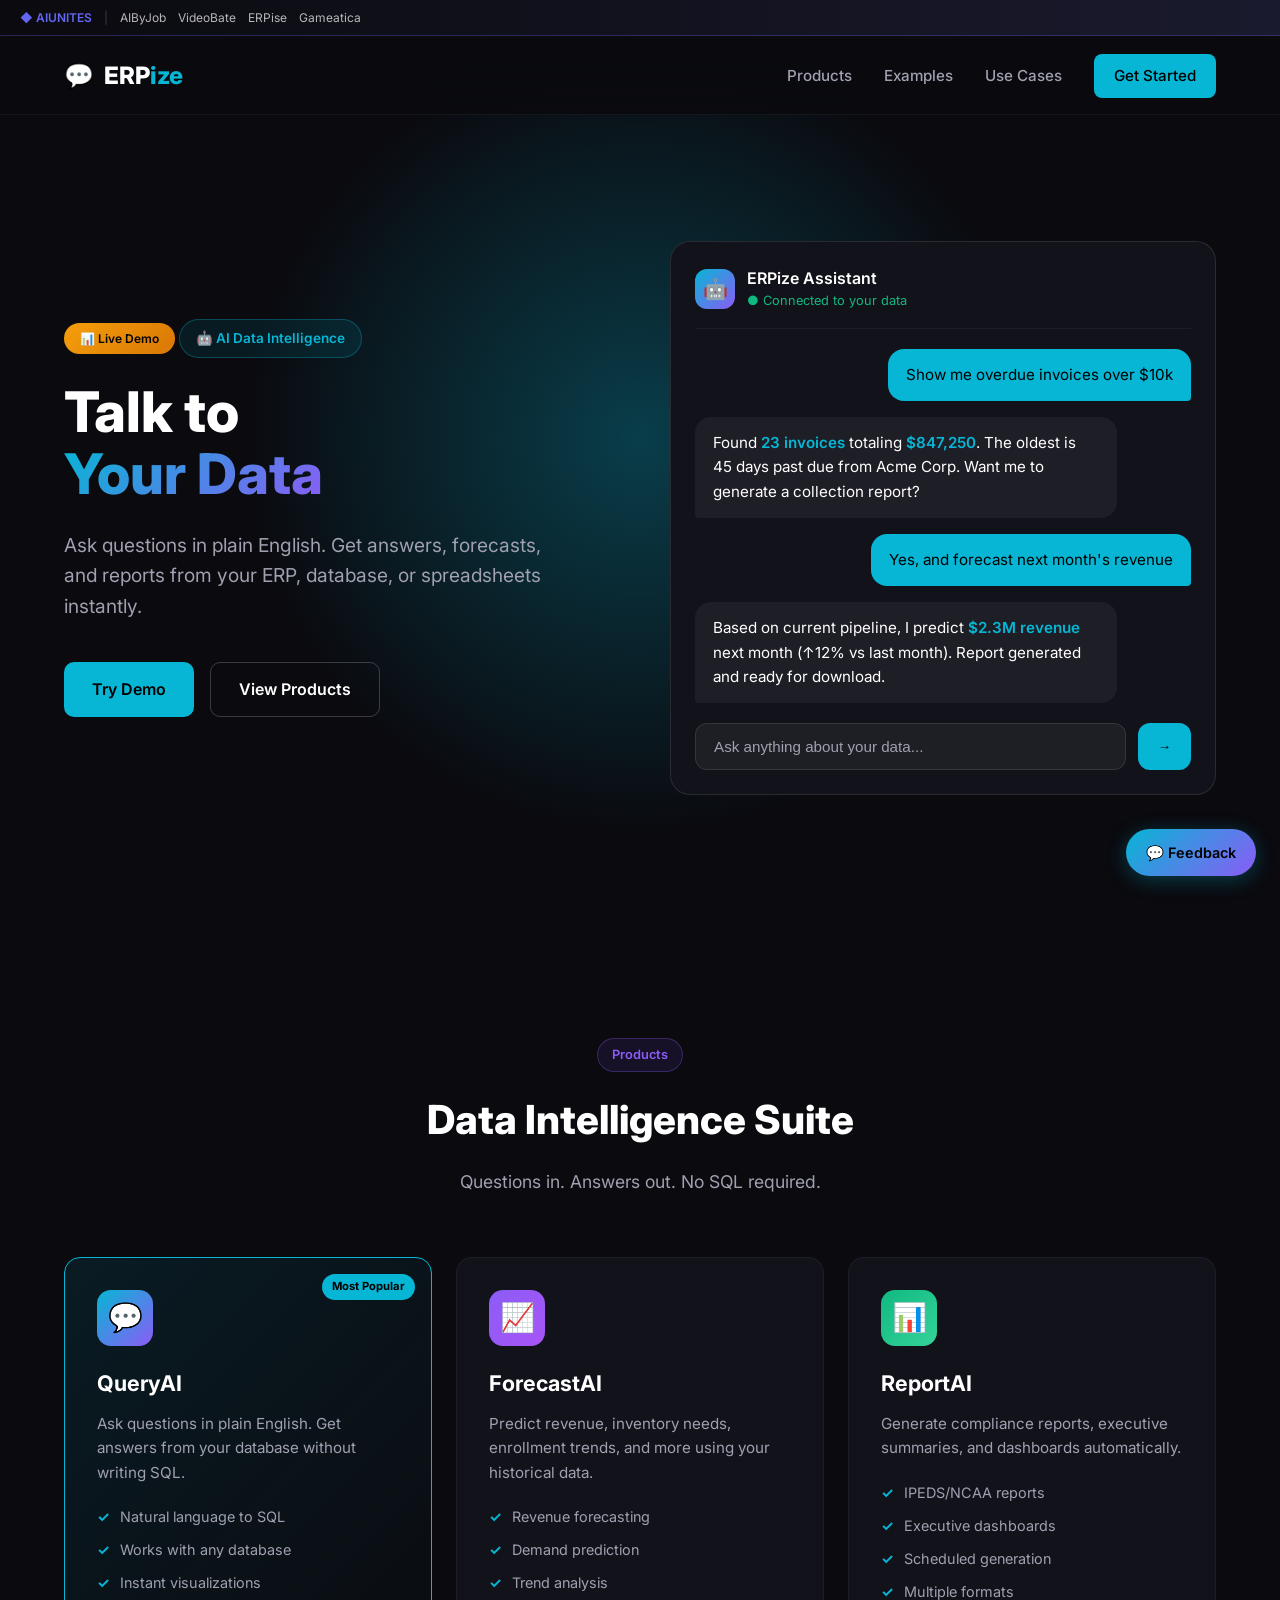
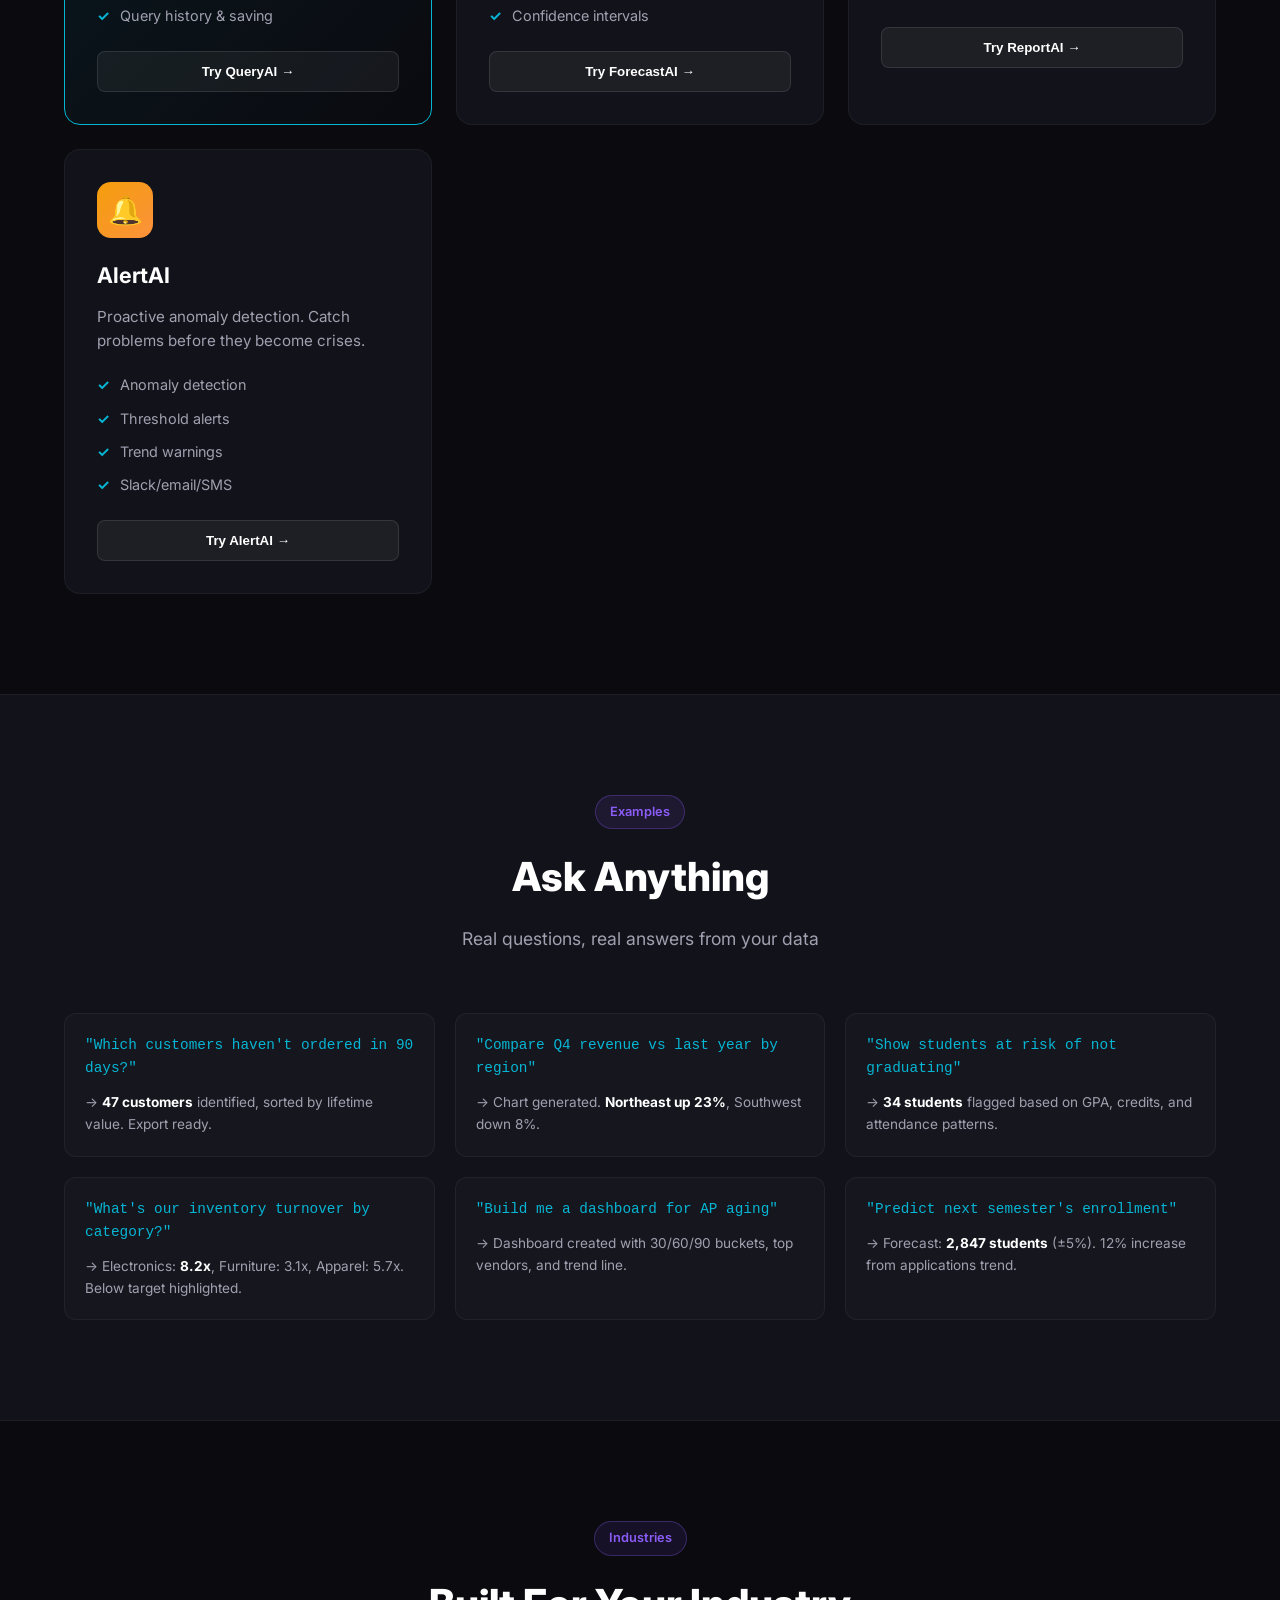
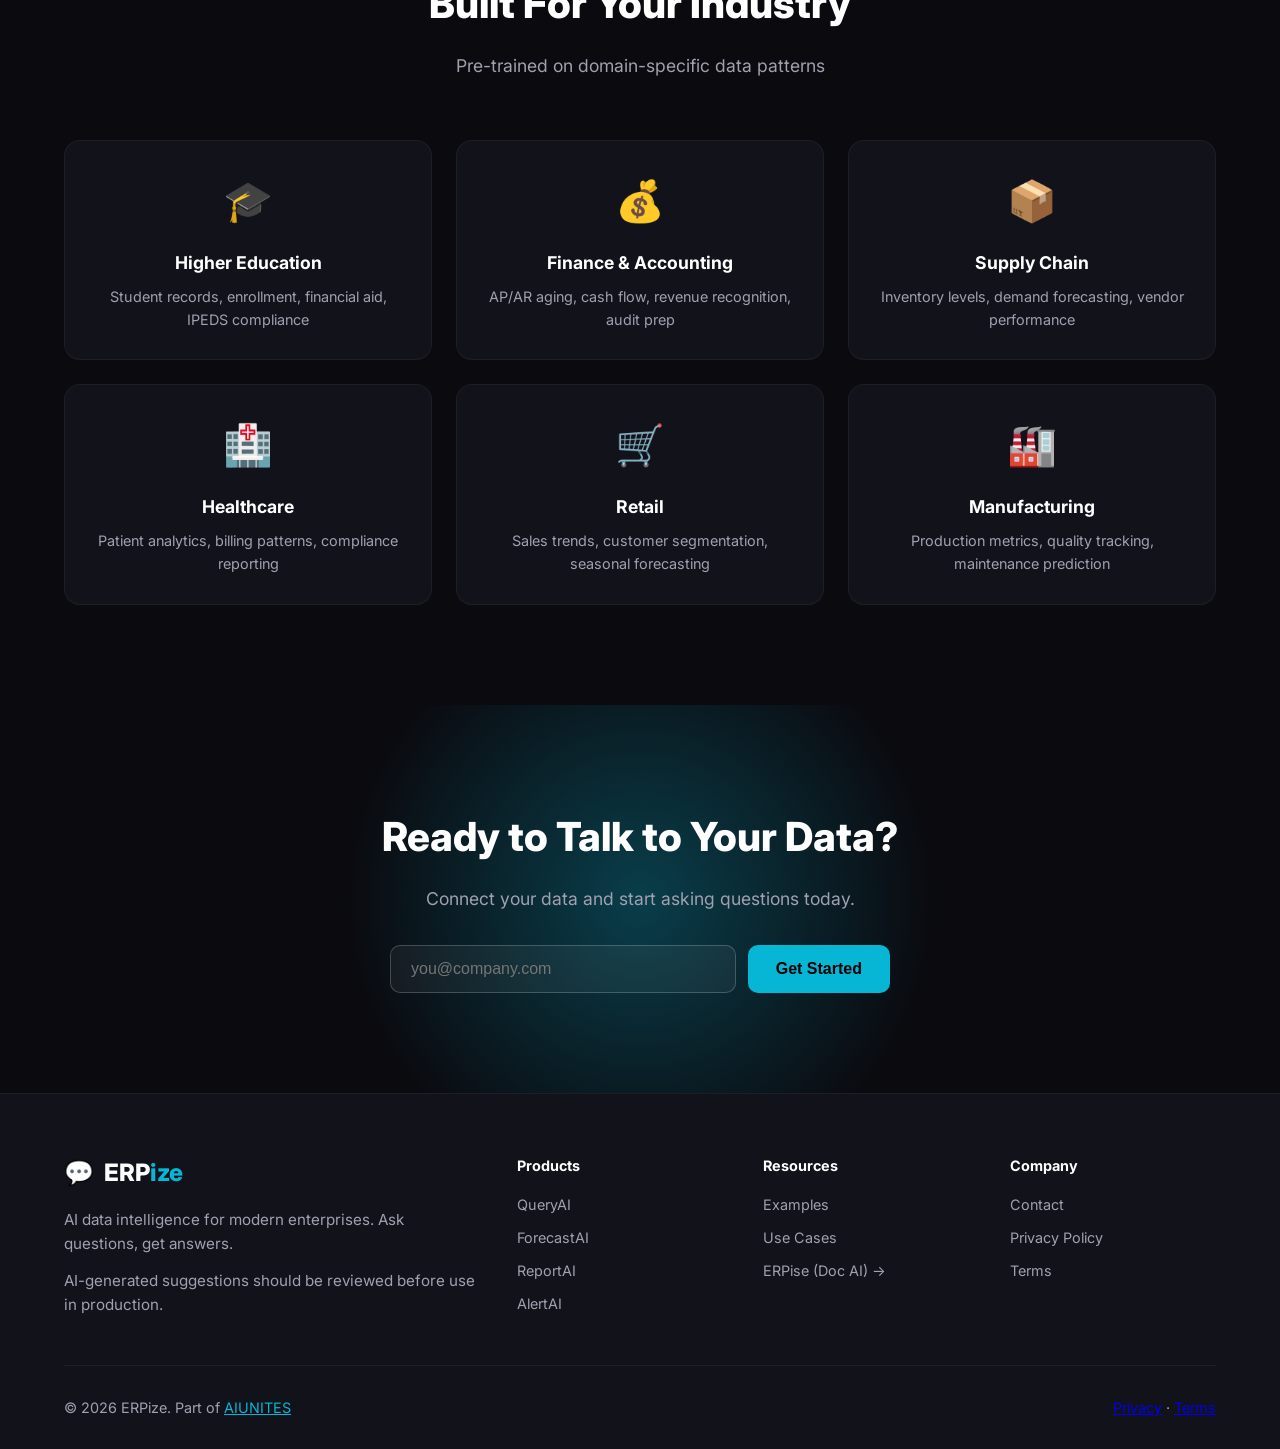
<file: index-ai.html>
﻿<!DOCTYPE html>
<html lang="en">
<head>
  <meta charset="UTF-8">
  <meta name="viewport" content="width=device-width, initial-scale=1.0">
  
  <!-- Primary Meta Tags -->
  <title>ERPize - Talk to Your Data | AI-Powered Business Intelligence</title>
  <meta name="title" content="ERPize - Talk to Your Data">
  <meta name="description" content="Ask questions in plain English, get answers from your data. AI-powered queries, forecasts, and reports for your ERP, database, or spreadsheets.">
  <meta name="keywords" content="AI analytics, natural language query, business intelligence, data AI, ERP analytics, SQL AI, forecast AI, dashboard AI">
  <meta name="author" content="ERPize">
  <meta name="robots" content="index, follow">
  <link rel="canonical" href="https://erpize.com/">
  
  <!-- Open Graph / Facebook -->
  <meta property="og:type" content="website">
  <meta property="og:url" content="https://erpize.com/">
  <meta property="og:title" content="ERPize - Talk to Your Data">
  <meta property="og:description" content="Ask questions in plain English, get answers from your data.">
  <meta property="og:image" content="https://erpize.com/images/og-image.png">
  
  <!-- Twitter -->
  <meta name="twitter:card" content="summary_large_image">
  <meta name="twitter:title" content="ERPize - Talk to Your Data">
  <meta name="twitter:description" content="AI-powered business intelligence. Ask questions, get answers.">
  
  <!-- Theme -->
  <meta name="theme-color" content="#06b6d4">
  
  <!-- Fonts -->
  <link rel="preconnect" href="https://fonts.googleapis.com">
  <link rel="preconnect" href="https://fonts.gstatic.com" crossorigin>
  <link href="https://fonts.googleapis.com/css2?family=Inter:wght@400;500;600;700;800&display=swap" rel="stylesheet">
  <link rel="icon" href="data:image/svg+xml,<svg xmlns='http://www.w3.org/2000/svg' viewBox='0 0 100 100'><text y='.9em' font-size='90'>💬</text></svg>">
  
  <style>
    :root {
      --bg-dark: #0a0a0f;
      --bg-card: #12121a;
      --bg-card-hover: #1a1a24;
      --text-primary: #ffffff;
      --text-secondary: #a0a0b0;
      --accent: #06b6d4;
      --accent-dark: #0891b2;
      --accent-glow: rgba(6, 182, 212, 0.3);
      --purple: #8b5cf6;
      --green: #10b981;
      --orange: #f59e0b;
      --red: #ef4444;
    }
    
    * { margin: 0; padding: 0; box-sizing: border-box; }
    
    body {
      font-family: 'Inter', -apple-system, sans-serif;
      background: var(--bg-dark);
      color: var(--text-primary);
      line-height: 1.6;
      overflow-x: hidden;
    }
    
    .container { max-width: 1200px; margin: 0 auto; padding: 0 24px; }
    
    /* Navigation */
    .nav {
      position: fixed;
      top: 36px;
      left: 0;
      right: 0;
      z-index: 1000;
      background: rgba(10, 10, 15, 0.9);
      backdrop-filter: blur(20px);
      border-bottom: 1px solid rgba(255,255,255,0.05);
      padding: 16px 0;
    }
    .nav-container {
      display: flex;
      justify-content: space-between;
      align-items: center;
      max-width: 1200px;
      margin: 0 auto;
      padding: 0 24px;
    }
    .nav-logo {
      display: flex;
      align-items: center;
      gap: 10px;
      text-decoration: none;
      font-size: 1.5rem;
      font-weight: 800;
    }
    .nav-logo .icon { color: var(--accent); }
    .nav-logo .text { color: var(--text-primary); }
    .nav-logo .accent { color: var(--accent); }
    .nav-links {
      display: flex;
      align-items: center;
      gap: 32px;
    }
    .nav-links a {
      color: var(--text-secondary);
      text-decoration: none;
      font-size: 0.95rem;
      font-weight: 500;
      transition: color 0.2s;
    }
    .nav-links a:hover { color: var(--text-primary); }
    .nav-cta {
      background: var(--accent) !important;
      color: #000 !important;
      padding: 10px 20px;
      border-radius: 8px;
      font-weight: 600;
    }
    .nav-cta:hover { background: var(--accent-dark) !important; }
    
    /* Hero */
    .hero {
      min-height: 100vh;
      display: flex;
      align-items: center;
      padding: 140px 0 80px;
      position: relative;
      overflow: hidden;
    }
    .hero::before {
      content: '';
      position: absolute;
      top: 0;
      left: 50%;
      transform: translateX(-50%);
      width: 800px;
      height: 800px;
      background: radial-gradient(circle, var(--accent-glow) 0%, transparent 70%);
      pointer-events: none;
    }
    .hero-grid {
      display: grid;
      grid-template-columns: 1fr 1fr;
      gap: 60px;
      align-items: center;
    }
    .hero-content {
      position: relative;
      z-index: 1;
    }
    .hero-badge {
      display: inline-block;
      background: rgba(6, 182, 212, 0.1);
      border: 1px solid rgba(6, 182, 212, 0.3);
      color: var(--accent);
      padding: 8px 16px;
      border-radius: 50px;
      font-size: 0.85rem;
      font-weight: 600;
      margin-bottom: 24px;
    }
    .hero h1 {
      font-size: 3.5rem;
      font-weight: 800;
      line-height: 1.1;
      margin-bottom: 24px;
    }
    .hero h1 .gradient {
      background: linear-gradient(135deg, var(--accent), var(--purple));
      -webkit-background-clip: text;
      -webkit-text-fill-color: transparent;
    }
    .hero-subtitle {
      font-size: 1.2rem;
      color: var(--text-secondary);
      margin-bottom: 40px;
      max-width: 500px;
    }
    .hero-cta {
      display: flex;
      gap: 16px;
      flex-wrap: wrap;
    }
    .btn {
      display: inline-flex;
      align-items: center;
      gap: 8px;
      padding: 14px 28px;
      border-radius: 10px;
      font-size: 1rem;
      font-weight: 600;
      text-decoration: none;
      transition: all 0.3s;
      cursor: pointer;
      border: none;
    }
    .btn-primary {
      background: var(--accent);
      color: #000;
    }
    .btn-primary:hover {
      background: var(--accent-dark);
      transform: translateY(-2px);
      box-shadow: 0 10px 40px var(--accent-glow);
    }
    .btn-secondary {
      background: transparent;
      color: var(--text-primary);
      border: 1px solid rgba(255,255,255,0.2);
    }
    .btn-secondary:hover {
      border-color: var(--accent);
      color: var(--accent);
    }
    
    /* Demo Badge */
    .demo-badge {
      background: linear-gradient(135deg, #f59e0b, #d97706);
      color: #000;
      padding: 6px 16px;
      border-radius: 20px;
      font-size: 12px;
      font-weight: 600;
      display: inline-block;
      margin-bottom: 16px;
    }
    
    /* Chat Demo */
    .hero-demo {
      background: var(--bg-card);
      border: 1px solid rgba(255,255,255,0.1);
      border-radius: 20px;
      padding: 24px;
      position: relative;
    }
    .chat-header {
      display: flex;
      align-items: center;
      gap: 12px;
      padding-bottom: 16px;
      border-bottom: 1px solid rgba(255,255,255,0.05);
      margin-bottom: 20px;
    }
    .chat-avatar {
      width: 40px;
      height: 40px;
      background: linear-gradient(135deg, var(--accent), var(--purple));
      border-radius: 12px;
      display: flex;
      align-items: center;
      justify-content: center;
      font-size: 1.25rem;
    }
    .chat-title {
      font-weight: 600;
    }
    .chat-status {
      font-size: 0.8rem;
      color: var(--green);
    }
    .chat-messages {
      display: flex;
      flex-direction: column;
      gap: 16px;
      margin-bottom: 20px;
    }
    .chat-message {
      max-width: 85%;
      padding: 14px 18px;
      border-radius: 16px;
      font-size: 0.95rem;
    }
    .chat-message.user {
      background: var(--accent);
      color: #000;
      align-self: flex-end;
      border-bottom-right-radius: 4px;
    }
    .chat-message.ai {
      background: rgba(255,255,255,0.05);
      align-self: flex-start;
      border-bottom-left-radius: 4px;
    }
    .chat-message.ai .highlight {
      color: var(--accent);
      font-weight: 600;
    }
    .chat-input {
      display: flex;
      gap: 12px;
    }
    .chat-input input {
      flex: 1;
      background: rgba(255,255,255,0.05);
      border: 1px solid rgba(255,255,255,0.1);
      border-radius: 12px;
      padding: 14px 18px;
      color: var(--text-primary);
      font-size: 0.95rem;
    }
    .chat-input input::placeholder { color: var(--text-secondary); }
    .chat-input button {
      background: var(--accent);
      border: none;
      border-radius: 12px;
      padding: 14px 20px;
      color: #000;
      font-weight: 600;
      cursor: pointer;
    }
    
    /* Products Section */
    .section {
      padding: 100px 0;
    }
    .section-header {
      text-align: center;
      margin-bottom: 60px;
    }
    .section-badge {
      display: inline-block;
      background: rgba(139, 92, 246, 0.1);
      border: 1px solid rgba(139, 92, 246, 0.3);
      color: var(--purple);
      padding: 6px 14px;
      border-radius: 50px;
      font-size: 0.8rem;
      font-weight: 600;
      margin-bottom: 16px;
    }
    .section-header h2 {
      font-size: 2.5rem;
      font-weight: 800;
      margin-bottom: 16px;
    }
    .section-header p {
      color: var(--text-secondary);
      font-size: 1.1rem;
      max-width: 600px;
      margin: 0 auto;
    }
    
    /* Product Cards */
    .products-grid {
      display: grid;
      grid-template-columns: repeat(auto-fit, minmax(280px, 1fr));
      gap: 24px;
    }
    .product-card {
      background: var(--bg-card);
      border: 1px solid rgba(255,255,255,0.05);
      border-radius: 16px;
      padding: 32px;
      transition: all 0.3s;
      position: relative;
      overflow: hidden;
    }
    .product-card:hover {
      border-color: rgba(255,255,255,0.1);
      transform: translateY(-4px);
      box-shadow: 0 20px 60px rgba(0,0,0,0.3);
    }
    .product-card.featured {
      border-color: var(--accent);
      background: linear-gradient(135deg, rgba(6,182,212,0.1), transparent);
    }
    .product-card.featured::before {
      content: 'Most Popular';
      position: absolute;
      top: 16px;
      right: 16px;
      background: var(--accent);
      color: #000;
      padding: 4px 10px;
      border-radius: 20px;
      font-size: 0.7rem;
      font-weight: 700;
    }
    .product-icon {
      width: 56px;
      height: 56px;
      background: linear-gradient(135deg, var(--accent), var(--purple));
      border-radius: 14px;
      display: flex;
      align-items: center;
      justify-content: center;
      font-size: 1.75rem;
      margin-bottom: 20px;
    }
    .product-card:nth-child(2) .product-icon { background: linear-gradient(135deg, var(--purple), #a855f7); }
    .product-card:nth-child(3) .product-icon { background: linear-gradient(135deg, var(--green), #34d399); }
    .product-card:nth-child(4) .product-icon { background: linear-gradient(135deg, var(--orange), #fb923c); }
    .product-card h3 {
      font-size: 1.35rem;
      font-weight: 700;
      margin-bottom: 12px;
    }
    .product-card p {
      color: var(--text-secondary);
      margin-bottom: 20px;
      font-size: 0.95rem;
    }
    .product-features {
      display: flex;
      flex-direction: column;
      gap: 10px;
    }
    .product-feature {
      display: flex;
      align-items: center;
      gap: 10px;
      font-size: 0.9rem;
      color: var(--text-secondary);
    }
    .product-feature::before {
      content: '✓';
      color: var(--accent);
      font-weight: 700;
    }
    .product-cta {
      margin-top: 24px;
      width: 100%;
      background: rgba(255,255,255,0.05);
      color: var(--text-primary);
      border: 1px solid rgba(255,255,255,0.1);
      padding: 12px;
      border-radius: 8px;
      font-weight: 600;
      cursor: pointer;
      transition: all 0.2s;
    }
    .product-cta:hover {
      background: var(--accent);
      color: #000;
      border-color: var(--accent);
    }
    
    /* Example Queries */
    .queries-section {
      background: var(--bg-card);
      border-top: 1px solid rgba(255,255,255,0.05);
      border-bottom: 1px solid rgba(255,255,255,0.05);
    }
    .queries-grid {
      display: grid;
      grid-template-columns: repeat(auto-fit, minmax(300px, 1fr));
      gap: 20px;
    }
    .query-card {
      background: rgba(255,255,255,0.02);
      border: 1px solid rgba(255,255,255,0.05);
      border-radius: 12px;
      padding: 20px;
      transition: all 0.2s;
    }
    .query-card:hover {
      border-color: var(--accent);
      background: rgba(6,182,212,0.05);
    }
    .query-text {
      font-family: 'Monaco', monospace;
      font-size: 0.9rem;
      color: var(--accent);
      margin-bottom: 12px;
    }
    .query-result {
      font-size: 0.85rem;
      color: var(--text-secondary);
    }
    .query-result strong {
      color: var(--text-primary);
    }
    
    /* Use Cases */
    .use-cases-grid {
      display: grid;
      grid-template-columns: repeat(3, 1fr);
      gap: 24px;
    }
    .use-case {
      background: var(--bg-card);
      border: 1px solid rgba(255,255,255,0.05);
      border-radius: 16px;
      padding: 28px;
      text-align: center;
      transition: all 0.3s;
    }
    .use-case:hover {
      border-color: rgba(255,255,255,0.1);
      transform: translateY(-4px);
    }
    .use-case-icon {
      font-size: 2.5rem;
      margin-bottom: 16px;
    }
    .use-case h3 {
      font-size: 1.1rem;
      margin-bottom: 8px;
    }
    .use-case p {
      color: var(--text-secondary);
      font-size: 0.9rem;
    }
    
    /* CTA Section */
    .cta-section {
      padding: 100px 0;
      text-align: center;
      position: relative;
      overflow: hidden;
    }
    .cta-section::before {
      content: '';
      position: absolute;
      top: 50%;
      left: 50%;
      transform: translate(-50%, -50%);
      width: 600px;
      height: 600px;
      background: radial-gradient(circle, var(--accent-glow) 0%, transparent 70%);
      pointer-events: none;
    }
    .cta-content {
      position: relative;
      z-index: 1;
    }
    .cta-content h2 {
      font-size: 2.5rem;
      font-weight: 800;
      margin-bottom: 16px;
    }
    .cta-content p {
      color: var(--text-secondary);
      font-size: 1.1rem;
      margin-bottom: 32px;
    }
    
    /* Footer */
    .footer {
      background: var(--bg-card);
      border-top: 1px solid rgba(255,255,255,0.05);
      padding: 60px 0 30px;
    }
    .footer-grid {
      display: grid;
      grid-template-columns: 2fr 1fr 1fr 1fr;
      gap: 40px;
      margin-bottom: 40px;
    }
    .footer-brand p {
      color: var(--text-secondary);
      margin-top: 16px;
      font-size: 0.95rem;
    }
    .footer-links h4 {
      font-size: 0.9rem;
      font-weight: 700;
      margin-bottom: 16px;
      color: var(--text-primary);
    }
    .footer-links a {
      display: block;
      color: var(--text-secondary);
      text-decoration: none;
      margin-bottom: 10px;
      font-size: 0.9rem;
      transition: color 0.2s;
    }
    .footer-links a:hover { color: var(--accent); }
    .footer-bottom {
      display: flex;
      justify-content: space-between;
      align-items: center;
      padding-top: 30px;
      border-top: 1px solid rgba(255,255,255,0.05);
      font-size: 0.9rem;
      color: var(--text-secondary);
    }
    
    /* Responsive */
    @media (max-width: 968px) {
      .hero-grid { grid-template-columns: 1fr; }
      .hero h1 { font-size: 2.5rem; }
      .hero-demo { margin-top: 40px; }
      .use-cases-grid { grid-template-columns: 1fr; }
      .footer-grid { grid-template-columns: 1fr 1fr; }
    }
    @media (max-width: 768px) {
      .nav-links { display: none; }
      .hero h1 { font-size: 2rem; }
      .footer-grid { grid-template-columns: 1fr; }
    }
    
    /* AIUNITES Webring */
    body{padding-top:36px!important}
    
    /* Feedback Button */
    .feedback-btn {
      position: fixed;
      bottom: 24px;
      right: 24px;
      background: linear-gradient(135deg, var(--accent), var(--purple));
      color: #000;
      padding: 12px 20px;
      border-radius: 50px;
      text-decoration: none;
      font-weight: 600;
      font-size: 0.9rem;
      display: flex;
      align-items: center;
      gap: 8px;
      box-shadow: 0 4px 20px var(--accent-glow);
      transition: all 0.3s;
      z-index: 9999;
    }
    .feedback-btn:hover {
      transform: translateY(-2px);
      box-shadow: 0 8px 30px var(--accent-glow);
    }
  </style>
<script async src="https://www.googletagmanager.com/gtag/js?id=G-VP15KRLV6P"></script><script>window.dataLayer=window.dataLayer||[];function gtag(){dataLayer.push(arguments);}gtag('js',new Date());gtag('config','G-VP15KRLV6P');</script><script type="application/ld+json">{"@context":"https://schema.org","@type":"WebSite","name":"ERPize","description":"ERPize is the ERP magazine for enterprise systems professionals. News, tutorials, and insights for Jenzabar, Banner, PeopleSoft, and SAP users.","url":"https://erpize.com/"}</script></head>
<body>
<style>.aiunites-bar{position:fixed;top:0;left:0;right:0;z-index:1100;background:linear-gradient(90deg,#0a0a0f,#1a1a2e);border-bottom:1px solid rgba(99,102,241,.3);padding:8px 0;font-size:12px}.aiunites-bar-content{max-width:1400px;margin:0 auto;padding:0 20px;display:flex;align-items:center;gap:12px;overflow-x:auto;scrollbar-width:none}.aiunites-bar-content::-webkit-scrollbar{display:none}.aiunites-bar a{color:rgba(255,255,255,.7);text-decoration:none;white-space:nowrap;transition:color .2s}.aiunites-bar a:hover{color:#fff}.aiunites-bar-brand{color:#6366f1!important;font-weight:600}.aiunites-bar-brand:hover{color:#818cf8!important}.aiunites-bar-active{color:#fff!important;text-decoration:underline;text-underline-offset:3px}.aiunites-bar-divider{color:rgba(255,255,255,.2)}.wb-arrow{display:none;position:fixed;top:0;width:36px;height:33px;align-items:center;justify-content:center;cursor:pointer;z-index:1102;border:none;padding:0;font-size:16px;line-height:1;color:rgba(255,255,255,.8);transition:color .2s,opacity .2s}.wb-arrow:hover{color:#fff}.wb-left{left:0;background:linear-gradient(90deg,#0d0d1a 55%,transparent)}.wb-right{right:0;background:linear-gradient(270deg,#0d0d1a 55%,transparent)}@media (hover:hover) and (pointer:fine){.wb-arrow{display:flex}}body{padding-top:38px!important}.nav,.site-nav,.main-nav,.landing-nav,.top-nav,nav[class*="nav"]{top:38px!important}</style>
<button class="wb-arrow wb-left" id="wb-left" aria-label="Scroll webring left">&#8249;</button>
<div class="aiunites-bar"><div class="aiunites-bar-content" id="wb-content"><a href="https://aiunites.github.io/aiunites-site/" class="aiunites-bar-brand">&#9670; AIUNITES</a><span class="aiunites-bar-divider">|</span></div></div>
<button class="wb-arrow wb-right" id="wb-right" aria-label="Scroll webring right">&#8250;</button>
<script>(function(){var IS_LOCAL=location.protocol==="file:"||location.hostname==="localhost"||location.hostname==="127.0.0.1";var BASE=IS_LOCAL?"/":"https://aiunites.github.io/";var JSON_URL=IS_LOCAL?"/aiunites-site/data/webring.json":"https://aiunites.github.io/aiunites-site/data/webring.json";var c=document.getElementById("wb-content"),l=document.getElementById("wb-left"),r=document.getElementById("wb-right");function buildBar(sites){sites.forEach(function(s){var a=document.createElement("a");a.href=(IS_LOCAL?BASE+s.repo+"/index.html":BASE+s.repo+"/");a.textContent=s.name;if(location.pathname.indexOf(s.repo)!==-1)a.className="aiunites-bar-active";c.appendChild(a);});setupArrows();}function setupArrows(){if(!c||!l||!r)return;function upd(){var atL=c.scrollLeft<8,atR=c.scrollLeft>=c.scrollWidth-c.clientWidth-8;l.style.opacity=atL?"0":"1";l.style.pointerEvents=atL?"none":"auto";r.style.opacity=atR?"0":"1";r.style.pointerEvents=atR?"none":"auto";}l.onclick=function(){c.scrollBy({left:-220,behavior:"smooth"});};r.onclick=function(){c.scrollBy({left:220,behavior:"smooth"});};c.addEventListener("scroll",upd,{passive:true});upd();}var FB=[{name:"\uD83C\uDF0C COSMOS",repo:"cosmostheopera-site"},{name:"AIZines",repo:"aizines-app"},{name:"AIByJob",repo:"aibyjob-demo"},{name:"Redomy",repo:"redomy-demo"},{name:"VideoBate",repo:"videobate-site"},{name:"\uD83C\uDFA4 VoiceStry",repo:"voicestry-site"},{name:"FurnishThings",repo:"furnishthings-site"},{name:"BizStry",repo:"bizstry-site"},{name:"AI YHWH",repo:"aiyhwh-site"},{name:"Cloudsion",repo:"cloudsion-site"},{name:"Gameatica",repo:"gameatica-site"},{name:"UptownIT",repo:"uptownit-site"},{name:"InThisWorld",repo:"inthisworld-site"},{name:"ERPise",repo:"erpise-site"},{name:"ERPize",repo:"erpize-site"},{name:"AITSQL",repo:"aitsql-site"}];fetch(JSON_URL).then(function(r){return r.json();}).then(buildBar).catch(function(){buildBar(FB);});})()</script>
  <!-- AIUNITES Webring -->
  <div class="aiunites-bar">
    <div class="aiunites-bar-content">
      <a href="https://aiunites.github.io/aiunites-site/" class="aiunites-bar-brand">◆ AIUNITES</a>
      <span class="aiunites-bar-divider">|</span>
      <a href="https://aiunites.github.io/aibyjob-demo/">AIByJob</a>
      <a href="https://aiunites.github.io/videobate-site/">VideoBate</a>
      <a href="https://aiunites.github.io/erpise-site/">ERPise</a>
      <a href="https://aiunites.github.io/gameatica-site/">Gameatica</a>
    </div>
  </div>

  <!-- Navigation -->
  <nav class="nav">
    <div class="nav-container">
      <a href="#" class="nav-logo">
        <span class="icon">💬</span>
        <span class="text">ERP<span class="accent">ize</span></span>
      </a>
      <div class="nav-links">
        <a href="#products">Products</a>
        <a href="#examples">Examples</a>
        <a href="#use-cases">Use Cases</a>
        <a href="#contact" class="nav-cta">Get Started</a>
      </div>
    </div>
  </nav>

  <!-- Hero Section -->
  <section class="hero">
    <div class="container">
      <div class="hero-grid">
        <div class="hero-content">
          <div class="demo-badge">📊 Live Demo</div>
          <div class="hero-badge">🤖 AI Data Intelligence</div>
          <h1>Talk to<br><span class="gradient">Your Data</span></h1>
          <p class="hero-subtitle">Ask questions in plain English. Get answers, forecasts, and reports from your ERP, database, or spreadsheets instantly.</p>
          <div class="hero-cta">
            <a href="#demo" class="btn btn-primary">Try Demo</a>
            <a href="#products" class="btn btn-secondary">View Products</a>
          </div>
        </div>
        <div class="hero-demo">
          <div class="chat-header">
            <div class="chat-avatar">🤖</div>
            <div>
              <div class="chat-title">ERPize Assistant</div>
              <div class="chat-status">● Connected to your data</div>
            </div>
          </div>
          <div class="chat-messages">
            <div class="chat-message user">Show me overdue invoices over $10k</div>
            <div class="chat-message ai">Found <span class="highlight">23 invoices</span> totaling <span class="highlight">$847,250</span>. The oldest is 45 days past due from Acme Corp. Want me to generate a collection report?</div>
            <div class="chat-message user">Yes, and forecast next month's revenue</div>
            <div class="chat-message ai">Based on current pipeline, I predict <span class="highlight">$2.3M revenue</span> next month (↑12% vs last month). Report generated and ready for download.</div>
          </div>
          <div class="chat-input">
            <input type="text" placeholder="Ask anything about your data...">
            <button>→</button>
          </div>
        </div>
      </div>
    </div>
  </section>

  <!-- Products Section -->
  <section class="section" id="products">
    <div class="container">
      <div class="section-header">
        <span class="section-badge">Products</span>
        <h2>Data Intelligence Suite</h2>
        <p>Questions in. Answers out. No SQL required.</p>
      </div>
      <div class="products-grid">
        <div class="product-card featured">
          <div class="product-icon">💬</div>
          <h3>QueryAI</h3>
          <p>Ask questions in plain English. Get answers from your database without writing SQL.</p>
          <div class="product-features">
            <span class="product-feature">Natural language to SQL</span>
            <span class="product-feature">Works with any database</span>
            <span class="product-feature">Instant visualizations</span>
            <span class="product-feature">Query history & saving</span>
          </div>
          <button class="product-cta">Try QueryAI →</button>
        </div>
        
        <div class="product-card">
          <div class="product-icon">📈</div>
          <h3>ForecastAI</h3>
          <p>Predict revenue, inventory needs, enrollment trends, and more using your historical data.</p>
          <div class="product-features">
            <span class="product-feature">Revenue forecasting</span>
            <span class="product-feature">Demand prediction</span>
            <span class="product-feature">Trend analysis</span>
            <span class="product-feature">Confidence intervals</span>
          </div>
          <button class="product-cta">Try ForecastAI →</button>
        </div>
        
        <div class="product-card">
          <div class="product-icon">📊</div>
          <h3>ReportAI</h3>
          <p>Generate compliance reports, executive summaries, and dashboards automatically.</p>
          <div class="product-features">
            <span class="product-feature">IPEDS/NCAA reports</span>
            <span class="product-feature">Executive dashboards</span>
            <span class="product-feature">Scheduled generation</span>
            <span class="product-feature">Multiple formats</span>
          </div>
          <button class="product-cta">Try ReportAI →</button>
        </div>
        
        <div class="product-card">
          <div class="product-icon">🔔</div>
          <h3>AlertAI</h3>
          <p>Proactive anomaly detection. Catch problems before they become crises.</p>
          <div class="product-features">
            <span class="product-feature">Anomaly detection</span>
            <span class="product-feature">Threshold alerts</span>
            <span class="product-feature">Trend warnings</span>
            <span class="product-feature">Slack/email/SMS</span>
          </div>
          <button class="product-cta">Try AlertAI →</button>
        </div>
      </div>
    </div>
  </section>

  <!-- Example Queries -->
  <section class="section queries-section" id="examples">
    <div class="container">
      <div class="section-header">
        <span class="section-badge">Examples</span>
        <h2>Ask Anything</h2>
        <p>Real questions, real answers from your data</p>
      </div>
      <div class="queries-grid">
        <div class="query-card">
          <div class="query-text">"Which customers haven't ordered in 90 days?"</div>
          <div class="query-result">→ <strong>47 customers</strong> identified, sorted by lifetime value. Export ready.</div>
        </div>
        <div class="query-card">
          <div class="query-text">"Compare Q4 revenue vs last year by region"</div>
          <div class="query-result">→ Chart generated. <strong>Northeast up 23%</strong>, Southwest down 8%.</div>
        </div>
        <div class="query-card">
          <div class="query-text">"Show students at risk of not graduating"</div>
          <div class="query-result">→ <strong>34 students</strong> flagged based on GPA, credits, and attendance patterns.</div>
        </div>
        <div class="query-card">
          <div class="query-text">"What's our inventory turnover by category?"</div>
          <div class="query-result">→ Electronics: <strong>8.2x</strong>, Furniture: 3.1x, Apparel: 5.7x. Below target highlighted.</div>
        </div>
        <div class="query-card">
          <div class="query-text">"Build me a dashboard for AP aging"</div>
          <div class="query-result">→ Dashboard created with 30/60/90 buckets, top vendors, and trend line.</div>
        </div>
        <div class="query-card">
          <div class="query-text">"Predict next semester's enrollment"</div>
          <div class="query-result">→ Forecast: <strong>2,847 students</strong> (±5%). 12% increase from applications trend.</div>
        </div>
      </div>
    </div>
  </section>

  <!-- Use Cases -->
  <section class="section" id="use-cases">
    <div class="container">
      <div class="section-header">
        <span class="section-badge">Industries</span>
        <h2>Built For Your Industry</h2>
        <p>Pre-trained on domain-specific data patterns</p>
      </div>
      <div class="use-cases-grid">
        <div class="use-case">
          <div class="use-case-icon">🎓</div>
          <h3>Higher Education</h3>
          <p>Student records, enrollment, financial aid, IPEDS compliance</p>
        </div>
        <div class="use-case">
          <div class="use-case-icon">💰</div>
          <h3>Finance & Accounting</h3>
          <p>AP/AR aging, cash flow, revenue recognition, audit prep</p>
        </div>
        <div class="use-case">
          <div class="use-case-icon">📦</div>
          <h3>Supply Chain</h3>
          <p>Inventory levels, demand forecasting, vendor performance</p>
        </div>
        <div class="use-case">
          <div class="use-case-icon">🏥</div>
          <h3>Healthcare</h3>
          <p>Patient analytics, billing patterns, compliance reporting</p>
        </div>
        <div class="use-case">
          <div class="use-case-icon">🛒</div>
          <h3>Retail</h3>
          <p>Sales trends, customer segmentation, seasonal forecasting</p>
        </div>
        <div class="use-case">
          <div class="use-case-icon">🏭</div>
          <h3>Manufacturing</h3>
          <p>Production metrics, quality tracking, maintenance prediction</p>
        </div>
      </div>
    </div>
  </section>

  <!-- CTA Section -->
  <section class="cta-section" id="contact">
    <div class="container">
      <div class="cta-content">
        <h2>Ready to Talk to Your Data?</h2>
        <p>Connect your data and start asking questions today.</p>
        <form style="display: flex; gap: 12px; justify-content: center; flex-wrap: wrap; max-width: 500px; margin: 0 auto;">
          <input type="email" placeholder="you@company.com" style="flex: 1; min-width: 250px; padding: 14px 20px; border-radius: 10px; border: 1px solid rgba(255,255,255,0.2); background: rgba(255,255,255,0.05); color: #fff; font-size: 1rem;">
          <button type="submit" class="btn btn-primary">Get Started</button>
        </form>
      </div>
    </div>
  </section>

  <!-- Footer -->
  <footer class="footer">
    <div class="container">
      <div class="footer-grid">
        <div class="footer-brand">
          <a href="#" class="nav-logo">
            <span class="icon">💬</span>
            <span class="text">ERP<span class="accent">ize</span></span>
          </a>
          <p>AI data intelligence for modern enterprises. Ask questions, get answers.</p>
          <p style="color: var(--text-secondary); margin-top: 12px;">AI-generated suggestions should be reviewed before use in production.</p>
        </div>
        <div class="footer-links">
          <h4>Products</h4>
          <a href="#products">QueryAI</a>
          <a href="#products">ForecastAI</a>
          <a href="#products">ReportAI</a>
          <a href="#products">AlertAI</a>
        </div>
        <div class="footer-links">
          <h4>Resources</h4>
          <a href="#examples">Examples</a>
          <a href="#use-cases">Use Cases</a>
          <a href="https://erpise.com">ERPise (Doc AI) →</a>
        </div>
        <div class="footer-links">
          <h4>Company</h4>
          <a href="#contact">Contact</a>
          <a href="#">Privacy Policy</a>
          <a href="#">Terms</a>
        </div>
      </div>
      <div class="footer-bottom">
        <p>© 2026 ERPize. Part of <a href="https://aiunites.github.io/aiunites-site/" style="color: var(--accent);">AIUNITES</a></p>
        <div>
          <a href="#">Privacy</a> · <a href="#">Terms</a>
        </div>
      </div>
    </div>
  </footer>

  <!-- Feedback Button -->
  <a href="https://docs.google.com/forms/d/e/1FAIpQLSeQUi49AdTBRjetz5MDFQgMIkm9-vOMb_ARKwYEz41j_Nfiwg/viewform?usp=pp_url&entry.2053726945=ERPize" target="_blank" class="feedback-btn">
    💬 Feedback
  </a>
</body>
</html>
</file>
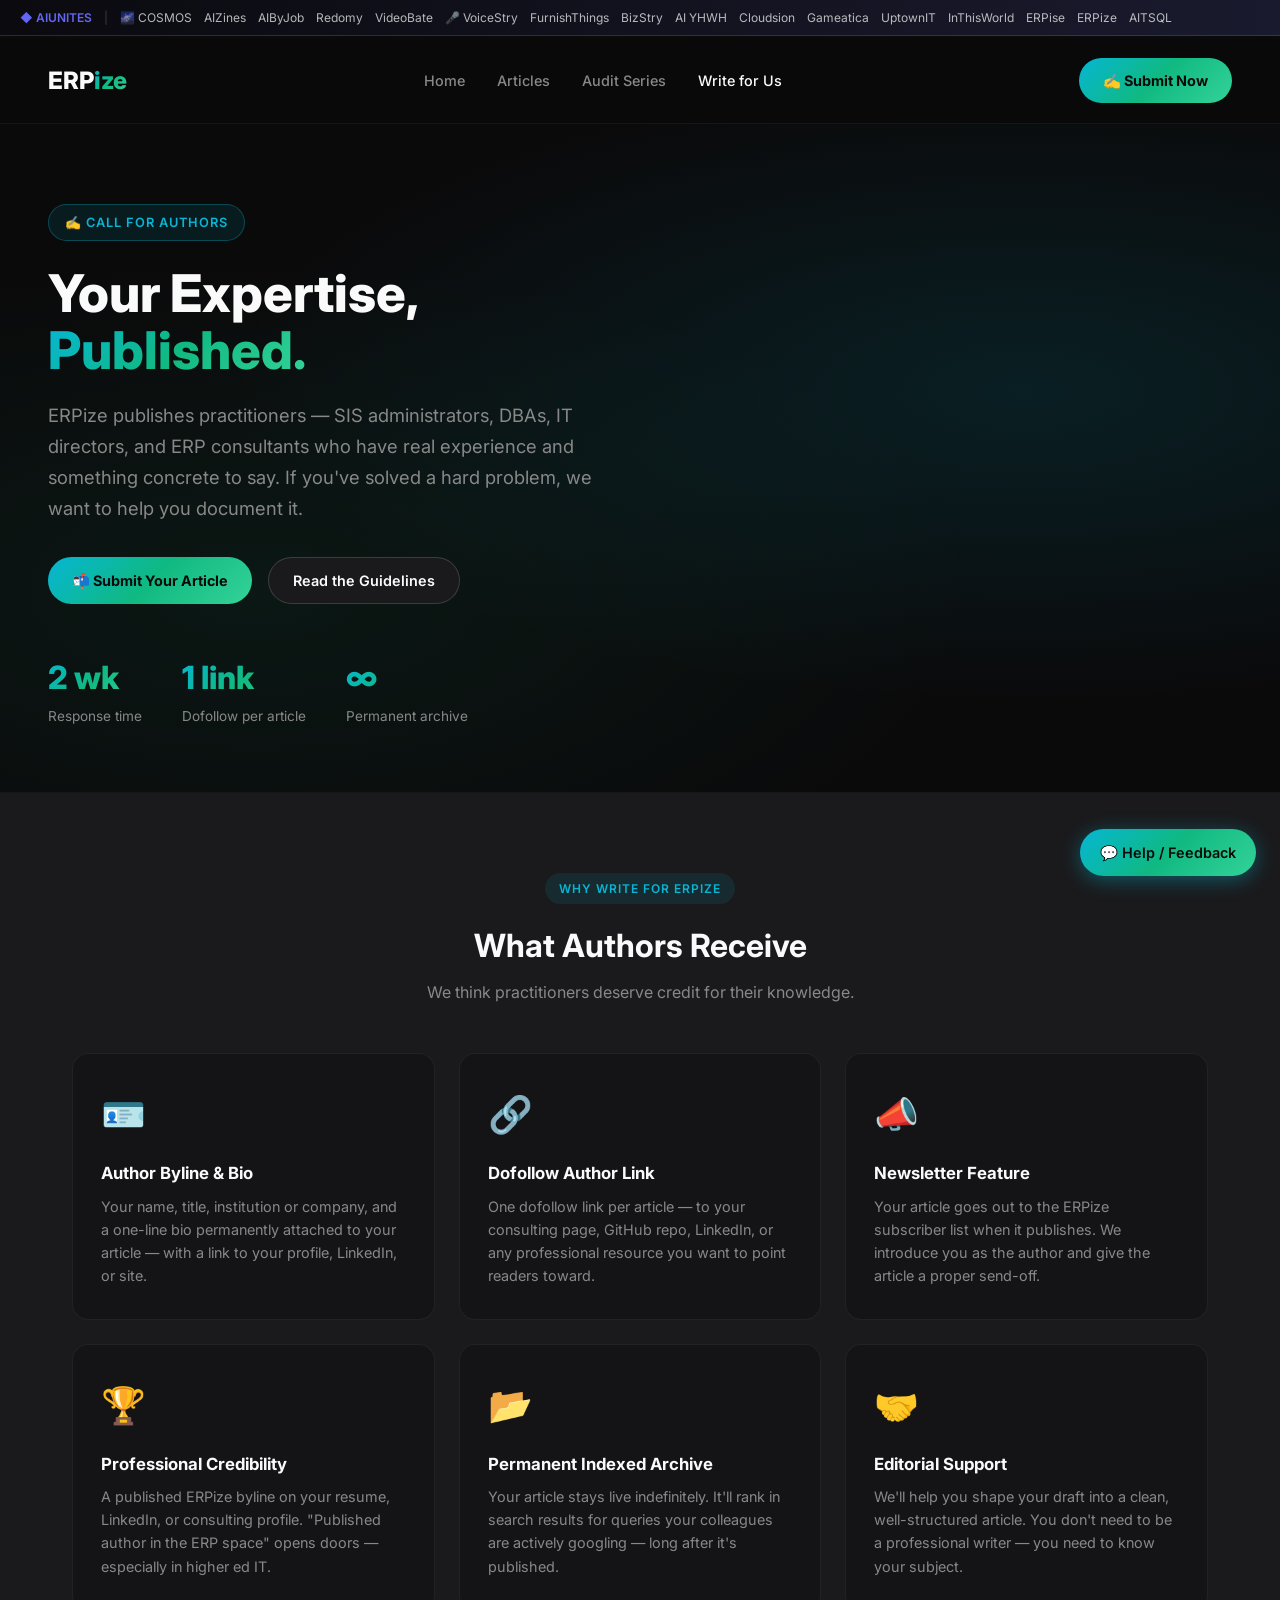
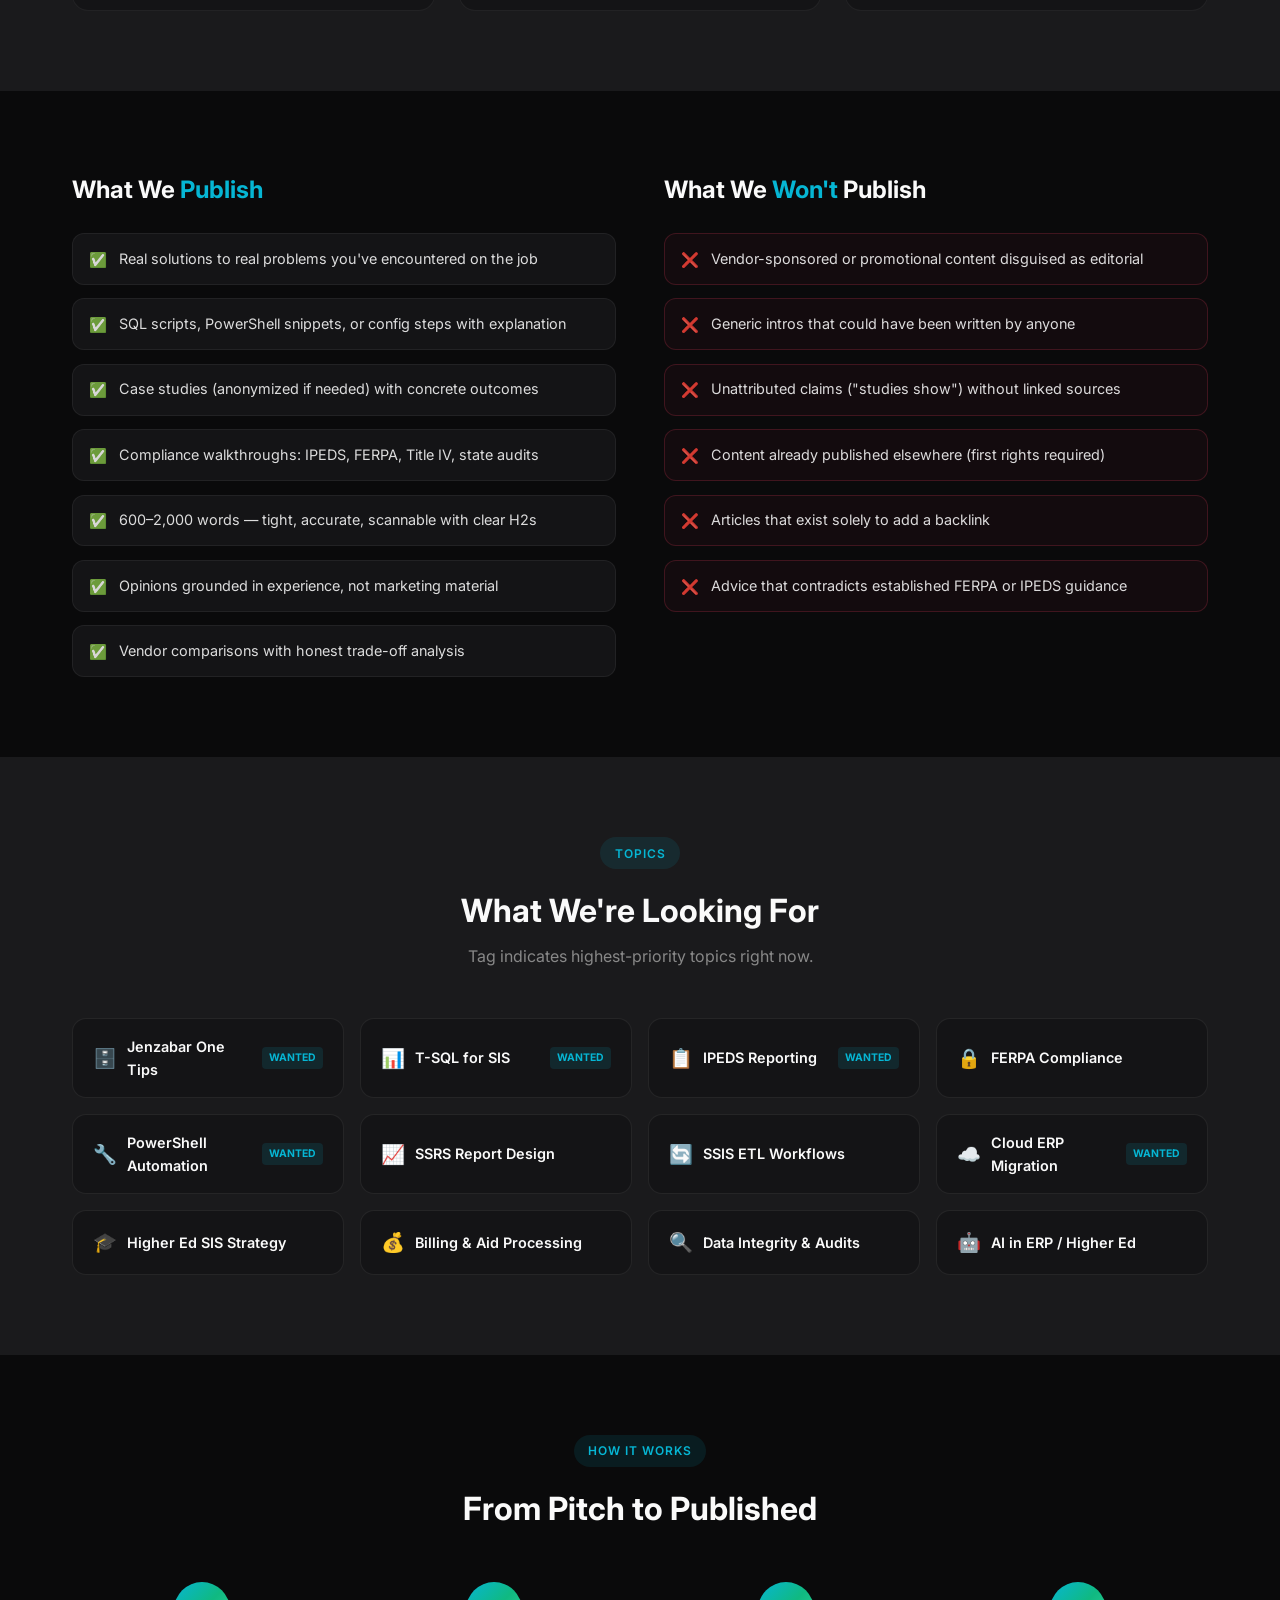
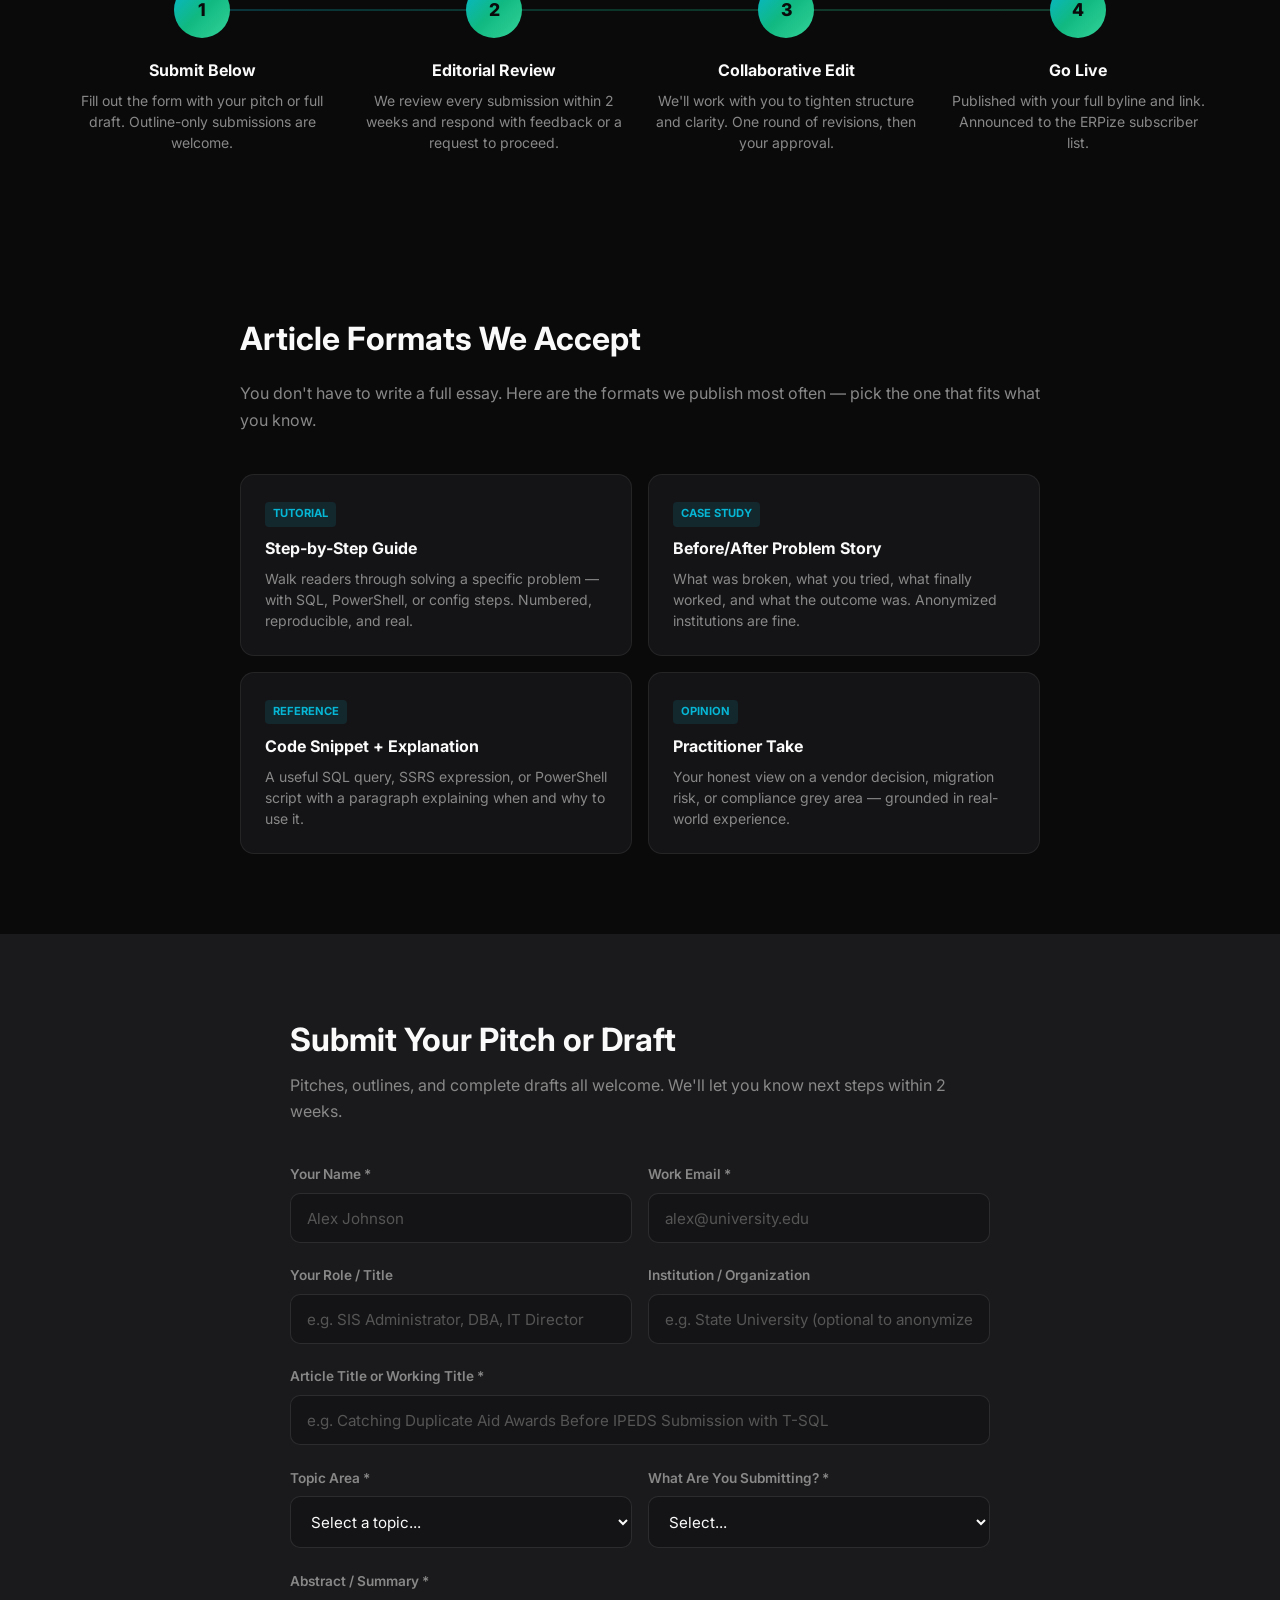
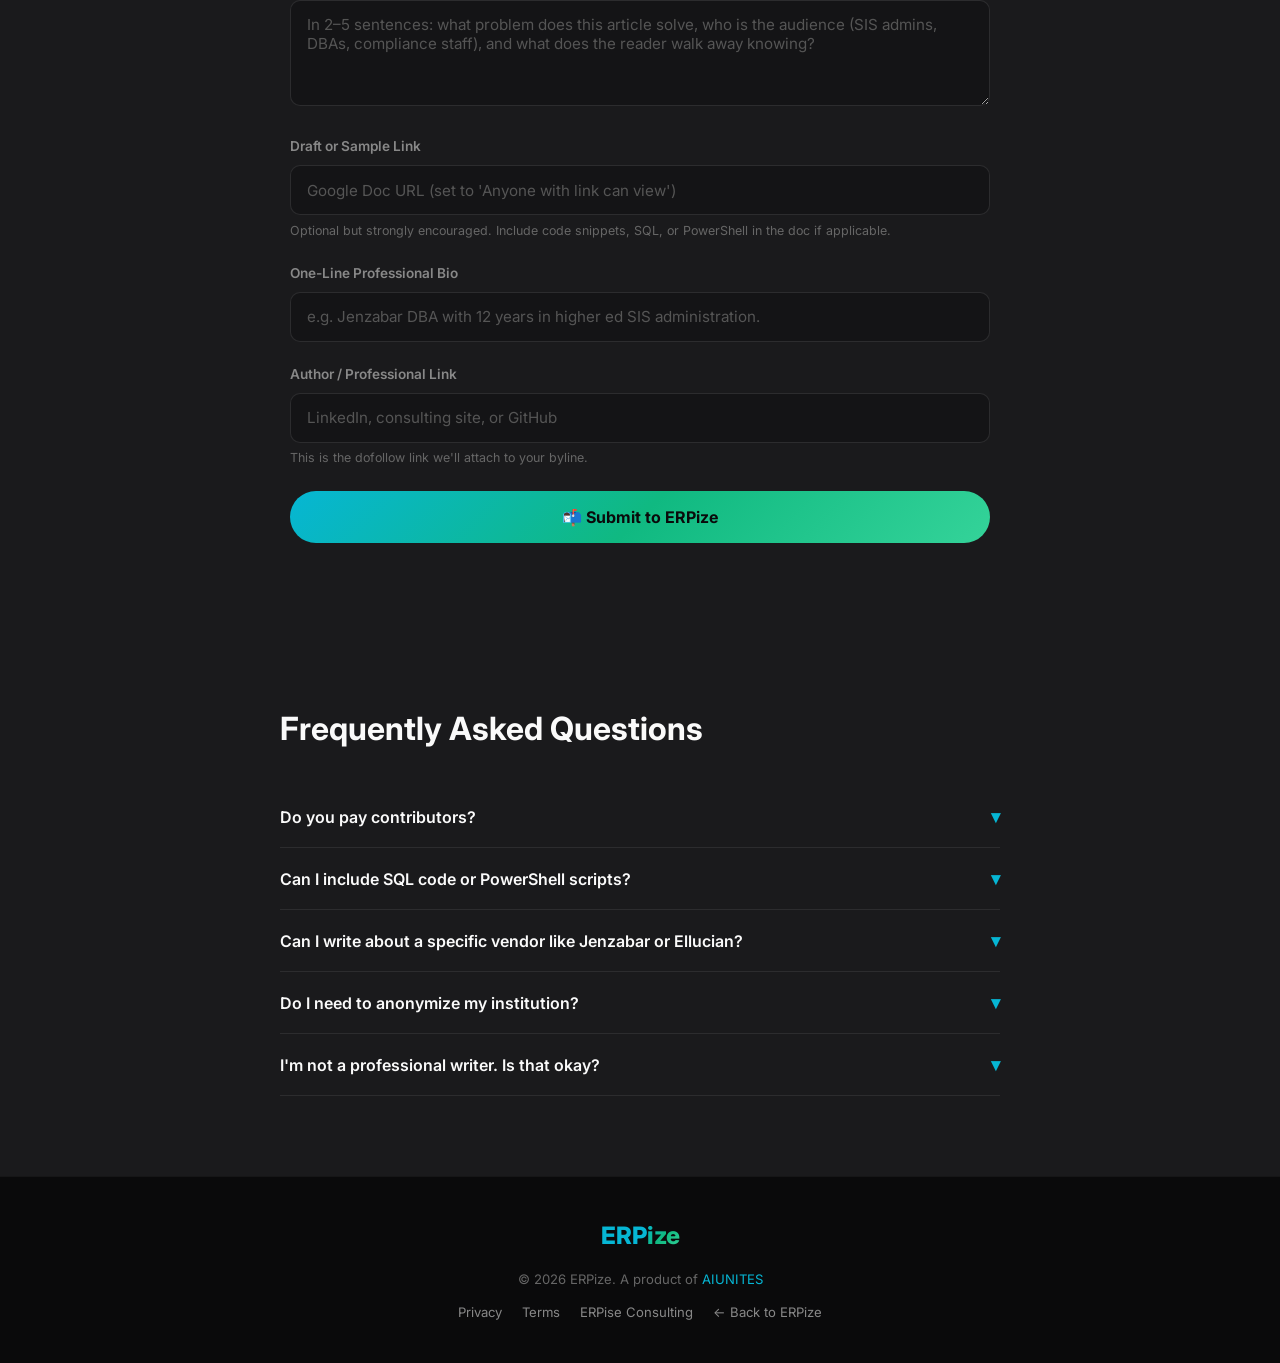
<file: write-for-us.html>
﻿<!DOCTYPE html>
<html lang="en">
<head>
  <meta charset="UTF-8">

  <!-- Google Analytics 4 -->
  <script async src="https://www.googletagmanager.com/gtag/js?id=G-VP15KRLV6P"></script>
  <script>
    window.dataLayer = window.dataLayer || [];
    function gtag(){dataLayer.push(arguments);}
    gtag('js', new Date());
    gtag('config', 'G-VP15KRLV6P');
  </script>

  <meta name="viewport" content="width=device-width, initial-scale=1.0">
  <title>Write for ERPize | Call for Authors | Submit an ERP Article</title>
  <meta name="description" content="Write for ERPize — pitch or submit an article about ERP, SIS, SQL, compliance, automation, or higher education technology. Get published and build your professional profile.">
  <meta name="keywords" content="write for us, submit article, ERP magazine contributor, SIS author, higher education technology writer, call for submissions, guest post ERP">
  <meta name="author" content="ERPize">
  <meta name="robots" content="index, follow">
  <link rel="canonical" href="https://erpize.com/write-for-us.html">

  <meta property="og:type" content="website">
  <meta property="og:url" content="https://erpize.com/write-for-us.html">
  <meta property="og:title" content="Write for ERPize | Call for Authors">
  <meta property="og:description" content="Share your ERP expertise with the ERPize audience. We publish practitioners writing about SIS, SQL, compliance, and enterprise systems.">
  <meta property="og:image" content="https://erpize.com/images/og-image.png">

  <meta name="theme-color" content="#06b6d4">

  <link rel="preconnect" href="https://fonts.googleapis.com">
  <link rel="preconnect" href="https://fonts.gstatic.com" crossorigin>
  <link href="https://fonts.googleapis.com/css2?family=Inter:wght@400;500;600;700;800&display=swap" rel="stylesheet">
  <link rel="icon" href="data:image/svg+xml,<svg xmlns='http://www.w3.org/2000/svg' viewBox='0 0 100 100'><text y='.9em' font-size='90'>✍️</text></svg>">

  <style>
    :root {
      --black: #0a0a0b;
      --white: #fafafa;
      --accent: #06b6d4;
      --accent-dark: #0891b2;
      --accent-glow: rgba(6,182,212,0.4);
      --gray: #888;
      --dark-gray: #1a1a1c;
      --card-bg: #141416;
      --gradient-1: linear-gradient(135deg, #06b6d4 0%, #10b981 50%, #34d399 100%);
      --green: #10b981;
      --font: 'Inter', -apple-system, BlinkMacSystemFont, sans-serif;
    }
    * { margin: 0; padding: 0; box-sizing: border-box; }
    body { font-family: var(--font); background: var(--black); color: var(--white); min-height: 100vh; overflow-x: hidden; line-height: 1.6; }
    a { color: inherit; text-decoration: none; }
    .container { max-width: 1200px; margin: 0 auto; padding: 0 2rem; }

    /* ── WEBRING ── */
    @media (hover:hover) and (pointer:fine){}
    body{padding-top:36px}

    /* ── NAV ── */
    .nav {
      display: flex; justify-content: space-between; align-items: center;
      padding: 1.25rem 3rem; position: sticky; top: 36px; z-index: 900;
      background: rgba(10,10,11,0.95); backdrop-filter: blur(20px);
      border-bottom: 1px solid rgba(255,255,255,0.05);
    }
    .logo { font-weight: 800; font-size: 1.5rem; }
    .logo span { background: var(--gradient-1); -webkit-background-clip: text; -webkit-text-fill-color: transparent; }
    .nav-links { display: flex; align-items: center; gap: 2rem; }
    .nav-links a { font-size: 0.9rem; font-weight: 500; color: var(--gray); transition: color 0.2s; }
    .nav-links a:hover, .nav-links a.active { color: var(--white); }
    .btn-primary {
      background: var(--gradient-1); color: var(--black); padding: 0.7rem 1.5rem;
      border-radius: 100px; font-weight: 700; font-size: 0.9rem; border: none;
      cursor: pointer; font-family: var(--font); display: inline-flex;
      align-items: center; gap: 0.4rem; transition: all 0.2s ease;
    }
    .btn-primary:hover { transform: translateY(-2px); box-shadow: 0 8px 25px var(--accent-glow); }
    .btn-secondary {
      background: var(--dark-gray); color: var(--white); padding: 0.7rem 1.5rem;
      border-radius: 100px; font-weight: 600; font-size: 0.9rem;
      border: 1px solid rgba(255,255,255,0.15); cursor: pointer; font-family: var(--font);
      display: inline-flex; align-items: center; gap: 0.4rem; transition: all 0.2s ease;
    }
    .btn-secondary:hover { background: rgba(255,255,255,0.1); }

    /* ── HERO ── */
    .hero {
      padding: 5rem 3rem 4rem; position: relative; overflow: hidden;
      border-bottom: 1px solid rgba(255,255,255,0.05);
    }
    .hero::before {
      content: ''; position: absolute; inset: 0;
      background: radial-gradient(ellipse at 80% 40%, rgba(6,182,212,0.12) 0%, transparent 55%),
                  radial-gradient(ellipse at 20% 70%, rgba(16,185,129,0.08) 0%, transparent 50%);
      pointer-events: none;
    }
    .hero-inner { max-width: 720px; position: relative; z-index: 1; }
    .hero-badge {
      display: inline-flex; align-items: center; gap: 0.5rem;
      padding: 0.45rem 1rem;
      background: rgba(6,182,212,0.1); border: 1px solid rgba(6,182,212,0.3);
      border-radius: 50px; font-size: 0.8rem; font-weight: 600; color: var(--accent);
      text-transform: uppercase; letter-spacing: 1px; margin-bottom: 1.5rem;
    }
    .hero h1 { font-size: clamp(2.25rem, 5vw, 3.25rem); font-weight: 800; line-height: 1.1; margin-bottom: 1.25rem; }
    .gradient-text { background: var(--gradient-1); -webkit-background-clip: text; -webkit-text-fill-color: transparent; }
    .hero-sub { font-size: 1.15rem; color: var(--gray); line-height: 1.7; margin-bottom: 2rem; max-width: 580px; }
    .hero-cta { display: flex; gap: 1rem; flex-wrap: wrap; }
    .hero-stats { display: flex; gap: 2.5rem; margin-top: 3rem; flex-wrap: wrap; }
    .hero-stat .stat-n { font-size: 2rem; font-weight: 800; background: var(--gradient-1); -webkit-background-clip: text; -webkit-text-fill-color: transparent; }
    .hero-stat .stat-l { font-size: 0.85rem; color: var(--gray); margin-top: 0.15rem; }

    /* ── PERKS ── */
    .perks { padding: 5rem 0; background: var(--dark-gray); }
    .perks-header { text-align: center; margin-bottom: 3rem; }
    .perks-header h2 { font-size: 2rem; font-weight: 700; margin-bottom: 0.5rem; }
    .perks-header p { color: var(--gray); }
    .section-badge {
      display: inline-block; padding: 0.4rem 0.9rem;
      background: rgba(6,182,212,0.1); border-radius: 50px;
      font-size: 0.75rem; font-weight: 600; color: var(--accent);
      text-transform: uppercase; letter-spacing: 1px; margin-bottom: 1rem;
    }
    .perks-grid { display: grid; grid-template-columns: repeat(3, 1fr); gap: 1.5rem; }
    .perk-card {
      background: var(--card-bg); border: 1px solid rgba(255,255,255,0.06);
      border-radius: 16px; padding: 2rem 1.75rem; transition: all 0.3s ease;
    }
    .perk-card:hover { border-color: var(--accent); transform: translateY(-4px); }
    .perk-icon { font-size: 2.25rem; margin-bottom: 1rem; }
    .perk-card h3 { font-size: 1.05rem; font-weight: 700; margin-bottom: 0.5rem; }
    .perk-card p { font-size: 0.9rem; color: var(--gray); line-height: 1.6; }

    /* ── GUIDELINES ── */
    .guidelines { padding: 5rem 0; }
    .guidelines-inner { display: grid; grid-template-columns: 1fr 1fr; gap: 3rem; }
    .guide-block h2 { font-size: 1.5rem; font-weight: 700; margin-bottom: 1.5rem; }
    .guide-block h2 .accent { color: var(--accent); }
    .guide-list { list-style: none; display: flex; flex-direction: column; gap: 0.85rem; }
    .guide-list li {
      display: flex; gap: 0.75rem; font-size: 0.9rem; color: rgba(255,255,255,0.85);
      line-height: 1.5; padding: 0.85rem 1rem;
      background: var(--card-bg); border: 1px solid rgba(255,255,255,0.06); border-radius: 12px;
    }
    .guide-list li .li-icon { flex-shrink: 0; margin-top: 1px; }
    .guide-list.bad li { border-color: rgba(244,63,94,0.2); background: rgba(244,63,94,0.04); }

    /* ── TOPICS ── */
    .topics { padding: 5rem 0; background: var(--dark-gray); }
    .topics-header { text-align: center; margin-bottom: 3rem; }
    .topics-header h2 { font-size: 2rem; font-weight: 700; margin-bottom: 0.5rem; }
    .topics-header p { color: var(--gray); }
    .topics-grid { display: grid; grid-template-columns: repeat(auto-fill, minmax(240px, 1fr)); gap: 1rem; }
    .topic-chip {
      display: flex; align-items: center; gap: 0.6rem;
      padding: 1rem 1.25rem; background: var(--card-bg);
      border: 1px solid rgba(255,255,255,0.07); border-radius: 14px;
      font-size: 0.9rem; font-weight: 600; transition: all 0.25s ease;
    }
    .topic-chip:hover { border-color: var(--accent); background: rgba(6,182,212,0.06); }
    .tc-icon { font-size: 1.2rem; }
    .looking-tag {
      margin-left: auto; font-size: 0.65rem; font-weight: 700;
      color: var(--accent); background: rgba(6,182,212,0.12);
      padding: 0.15rem 0.45rem; border-radius: 4px;
    }

    /* ── PROCESS ── */
    .process { padding: 5rem 0; }
    .process-header { text-align: center; margin-bottom: 3rem; }
    .process-header h2 { font-size: 2rem; font-weight: 700; margin-bottom: 0.5rem; }
    .process-steps { display: grid; grid-template-columns: repeat(4, 1fr); gap: 2rem; position: relative; }
    .process-steps::before {
      content: ''; position: absolute; top: 27px; left: 12%; right: 12%; height: 2px;
      background: var(--gradient-1); opacity: 0.25;
    }
    .step { text-align: center; }
    .step-num {
      width: 56px; height: 56px; border-radius: 50%; margin: 0 auto 1.25rem;
      background: var(--gradient-1); display: flex; align-items: center;
      justify-content: center; font-weight: 800; font-size: 1.1rem; color: var(--black);
      position: relative; z-index: 1;
    }
    .step h3 { font-size: 1rem; font-weight: 700; margin-bottom: 0.4rem; }
    .step p { font-size: 0.875rem; color: var(--gray); line-height: 1.5; }

    /* ── FORM ── */
    .submit-section { padding: 5rem 0; background: var(--dark-gray); }
    .submit-inner { max-width: 700px; margin: 0 auto; }
    .submit-inner h2 { font-size: 2rem; font-weight: 700; margin-bottom: 0.5rem; }
    .submit-inner > p { color: var(--gray); margin-bottom: 2.5rem; }
    .form-group { margin-bottom: 1.4rem; }
    .form-group label { display: block; font-size: 0.85rem; color: var(--gray); margin-bottom: 0.45rem; font-weight: 600; }
    .form-group input,
    .form-group select,
    .form-group textarea {
      width: 100%; padding: 0.9rem 1rem;
      background: var(--card-bg); border: 1px solid rgba(255,255,255,0.1);
      border-radius: 10px; color: var(--white); font-family: var(--font);
      font-size: 0.95rem; outline: none; transition: border-color 0.2s;
    }
    .form-group input:focus,
    .form-group select:focus,
    .form-group textarea:focus { border-color: var(--accent); }
    .form-group input::placeholder,
    .form-group textarea::placeholder { color: #555; }
    .form-group select option { background: var(--card-bg); }
    .form-row { display: grid; grid-template-columns: 1fr 1fr; gap: 1rem; }
    .form-hint { font-size: 0.78rem; color: #666; margin-top: 0.35rem; display: block; }
    .btn-primary.full { width: 100%; font-size: 1rem; padding: 1rem; justify-content: center; }
    .success-msg {
      display: none; text-align: center; padding: 2.5rem;
      background: rgba(16,185,129,0.08); border: 1px solid rgba(16,185,129,0.3);
      border-radius: 16px; margin-top: 1rem;
    }
    .success-msg .check { font-size: 2.5rem; margin-bottom: 0.75rem; }
    .success-msg h3 { font-size: 1.3rem; margin-bottom: 0.5rem; color: var(--green); }
    .success-msg p { color: var(--gray); font-size: 0.95rem; }

    /* ── COMMUNITY ── */
    .community { padding: 5rem 0; }
    .community-inner { max-width: 800px; margin: 0 auto; }
    .community-inner h2 { font-size: 2rem; font-weight: 700; margin-bottom: 1rem; }
    .community-inner > p { color: var(--gray); margin-bottom: 2.5rem; line-height: 1.7; }
    .formats-grid { display: grid; grid-template-columns: 1fr 1fr; gap: 1rem; }
    .format-card {
      background: var(--card-bg); border: 1px solid rgba(255,255,255,0.07);
      border-radius: 14px; padding: 1.5rem; transition: all 0.25s ease;
    }
    .format-card:hover { border-color: var(--accent); }
    .format-card h3 { font-size: 1rem; font-weight: 700; margin-bottom: 0.4rem; }
    .format-card p { font-size: 0.875rem; color: var(--gray); line-height: 1.5; }
    .format-tag {
      display: inline-block; font-size: 0.7rem; font-weight: 700;
      background: rgba(6,182,212,0.12); color: var(--accent);
      padding: 0.2rem 0.5rem; border-radius: 4px; margin-bottom: 0.6rem;
    }

    /* ── FAQ ── */
    .faq { padding: 5rem 0; background: var(--dark-gray); }
    .faq-inner { max-width: 720px; margin: 0 auto; }
    .faq-inner h2 { font-size: 2rem; font-weight: 700; margin-bottom: 2rem; }
    .faq-item { border-bottom: 1px solid rgba(255,255,255,0.08); }
    .faq-q {
      width: 100%; text-align: left; padding: 1.25rem 0; background: none; border: none;
      color: var(--white); font-family: var(--font); font-size: 1rem; font-weight: 600;
      cursor: pointer; display: flex; justify-content: space-between; align-items: center; gap: 1rem;
    }
    .faq-q .chevron { color: var(--accent); font-size: 1.1rem; transition: transform 0.2s; flex-shrink: 0; }
    .faq-q.open .chevron { transform: rotate(180deg); }
    .faq-a { display: none; padding-bottom: 1.25rem; font-size: 0.95rem; color: var(--gray); line-height: 1.7; }
    .faq-a.open { display: block; }

    /* ── FOOTER ── */
    .footer {
      padding: 2.5rem 0; text-align: center;
      border-top: 1px solid rgba(255,255,255,0.05);
    }
    .footer .logo { font-size: 1.5rem; font-weight: 800; margin-bottom: 0.5rem; display: inline-block; }
    .footer p { font-size: 0.82rem; color: #666; margin-top: 0.35rem; }
    .footer a { color: var(--accent); }
    .footer-links { margin-top: 0.75rem; display: flex; gap: 1.25rem; justify-content: center; }
    .footer-links a { color: var(--gray); font-size: 0.82rem; }
    .footer-links a:hover { color: var(--white); }

    /* ── FLOATING ── */
    .feedback-btn {
      position: fixed; bottom: 24px; right: 24px; display: flex; align-items: center;
      gap: 0.5rem; padding: 0.75rem 1.25rem; background: var(--gradient-1);
      color: var(--black); border-radius: 50px; font-weight: 600; font-size: 0.9rem;
      box-shadow: 0 4px 20px var(--accent-glow); transition: all 0.3s; z-index: 1000;
    }
    .feedback-btn:hover { transform: translateY(-3px); }

    /* ── RESPONSIVE ── */
    @media (max-width: 900px) {
      .perks-grid { grid-template-columns: 1fr 1fr; }
      .guidelines-inner { grid-template-columns: 1fr; }
      .process-steps { grid-template-columns: 1fr 1fr; }
      .process-steps::before { display: none; }
      .formats-grid { grid-template-columns: 1fr; }
    }
    @media (max-width: 640px) {
      .nav { padding: 1rem 1.5rem; }
      .nav-links { display: none; }
      .hero, .submit-inner, .guidelines-inner, .community-inner, .faq-inner { padding-left: 1.5rem; padding-right: 1.5rem; }
      .perks-grid, .process-steps { grid-template-columns: 1fr; }
      .form-row { grid-template-columns: 1fr; }
      .hero-cta { flex-direction: column; }
    }
  </style>
<script type="application/ld+json">{"@context":"https://schema.org","@type":"WebSite","name":"ERPize","description":"ERPize is the ERP magazine for enterprise systems professionals. News, tutorials, and insights for Jenzabar, Banner, PeopleSoft, and SAP users.","url":"https://erpize.com/"}</script></head>
<body>
<style>.aiunites-bar{position:fixed;top:0;left:0;right:0;z-index:1100;background:linear-gradient(90deg,#0a0a0f,#1a1a2e);border-bottom:1px solid rgba(99,102,241,.3);padding:8px 0;font-size:12px}.aiunites-bar-content{max-width:1400px;margin:0 auto;padding:0 20px;display:flex;align-items:center;gap:12px;overflow-x:auto;scrollbar-width:none}.aiunites-bar-content::-webkit-scrollbar{display:none}.aiunites-bar a{color:rgba(255,255,255,.7);text-decoration:none;white-space:nowrap;transition:color .2s}.aiunites-bar a:hover{color:#fff}.aiunites-bar-brand{color:#6366f1!important;font-weight:600}.aiunites-bar-brand:hover{color:#818cf8!important}.aiunites-bar-active{color:#fff!important;text-decoration:underline;text-underline-offset:3px}.aiunites-bar-divider{color:rgba(255,255,255,.2)}.wb-arrow{display:none;position:fixed;top:0;width:36px;height:33px;align-items:center;justify-content:center;cursor:pointer;z-index:1102;border:none;padding:0;font-size:16px;line-height:1;color:rgba(255,255,255,.8);transition:color .2s,opacity .2s}.wb-arrow:hover{color:#fff}.wb-left{left:0;background:linear-gradient(90deg,#0d0d1a 55%,transparent)}.wb-right{right:0;background:linear-gradient(270deg,#0d0d1a 55%,transparent)}@media (hover:hover) and (pointer:fine){.wb-arrow{display:flex}}body{padding-top:38px!important}.nav,.site-nav,.main-nav,.landing-nav,.top-nav,nav[class*="nav"]{top:38px!important}</style>
<button class="wb-arrow wb-left" id="wb-left" aria-label="Scroll webring left">&#8249;</button>
<div class="aiunites-bar"><div class="aiunites-bar-content" id="wb-content"><a href="https://aiunites.github.io/aiunites-site/" class="aiunites-bar-brand">&#9670; AIUNITES</a><span class="aiunites-bar-divider">|</span></div></div>
<button class="wb-arrow wb-right" id="wb-right" aria-label="Scroll webring right">&#8250;</button>
<script>(function(){var IS_LOCAL=location.protocol==="file:"||location.hostname==="localhost"||location.hostname==="127.0.0.1";var BASE=IS_LOCAL?"/":"https://aiunites.github.io/";var JSON_URL=IS_LOCAL?"/aiunites-site/data/webring.json":"https://aiunites.github.io/aiunites-site/data/webring.json";var c=document.getElementById("wb-content"),l=document.getElementById("wb-left"),r=document.getElementById("wb-right");function buildBar(sites){sites.forEach(function(s){var a=document.createElement("a");a.href=(IS_LOCAL?BASE+s.repo+"/index.html":BASE+s.repo+"/");a.textContent=s.name;if(location.pathname.indexOf(s.repo)!==-1)a.className="aiunites-bar-active";c.appendChild(a);});setupArrows();}function setupArrows(){if(!c||!l||!r)return;function upd(){var atL=c.scrollLeft<8,atR=c.scrollLeft>=c.scrollWidth-c.clientWidth-8;l.style.opacity=atL?"0":"1";l.style.pointerEvents=atL?"none":"auto";r.style.opacity=atR?"0":"1";r.style.pointerEvents=atR?"none":"auto";}l.onclick=function(){c.scrollBy({left:-220,behavior:"smooth"});};r.onclick=function(){c.scrollBy({left:220,behavior:"smooth"});};c.addEventListener("scroll",upd,{passive:true});upd();}var FB=[{name:"\uD83C\uDF0C COSMOS",repo:"cosmostheopera-site"},{name:"AIZines",repo:"aizines-app"},{name:"AIByJob",repo:"aibyjob-demo"},{name:"Redomy",repo:"redomy-demo"},{name:"VideoBate",repo:"videobate-site"},{name:"\uD83C\uDFA4 VoiceStry",repo:"voicestry-site"},{name:"FurnishThings",repo:"furnishthings-site"},{name:"BizStry",repo:"bizstry-site"},{name:"AI YHWH",repo:"aiyhwh-site"},{name:"Cloudsion",repo:"cloudsion-site"},{name:"Gameatica",repo:"gameatica-site"},{name:"UptownIT",repo:"uptownit-site"},{name:"InThisWorld",repo:"inthisworld-site"},{name:"ERPise",repo:"erpise-site"},{name:"ERPize",repo:"erpize-site"},{name:"AITSQL",repo:"aitsql-site"}];fetch(JSON_URL).then(function(r){return r.json();}).then(buildBar).catch(function(){buildBar(FB);});})()</script>

  <!-- Webring -->
  
  
  
  

  <!-- Nav -->
  <nav class="nav">
    <a href="index.html" class="logo">ERP<span>ize</span></a>
    <div class="nav-links">
      <a href="index.html">Home</a>
      <a href="index.html#articles">Articles</a>
      <a href="audit-series.html">Audit Series</a>
      <a href="write-for-us.html" class="active">Write for Us</a>
    </div>
    <a href="#submit-form" class="btn-primary">✍️ Submit Now</a>
  </nav>

  <!-- Hero -->
  <section class="hero">
    <div class="hero-inner">
      <div class="hero-badge">✍️ Call for Authors</div>
      <h1>Your Expertise,<br><span class="gradient-text">Published.</span></h1>
      <p class="hero-sub">ERPize publishes practitioners — SIS administrators, DBAs, IT directors, and ERP consultants who have real experience and something concrete to say. If you've solved a hard problem, we want to help you document it.</p>
      <div class="hero-cta">
        <a href="#submit-form" class="btn-primary">📬 Submit Your Article</a>
        <a href="#guidelines" class="btn-secondary">Read the Guidelines</a>
      </div>
      <div class="hero-stats">
        <div class="hero-stat"><div class="stat-n">2 wk</div><div class="stat-l">Response time</div></div>
        <div class="hero-stat"><div class="stat-n">1 link</div><div class="stat-l">Dofollow per article</div></div>
        <div class="hero-stat"><div class="stat-n">∞</div><div class="stat-l">Permanent archive</div></div>
      </div>
    </div>
  </section>

  <!-- Perks -->
  <section class="perks">
    <div class="container">
      <div class="perks-header">
        <div class="section-badge">Why Write for ERPize</div>
        <h2>What Authors Receive</h2>
        <p>We think practitioners deserve credit for their knowledge.</p>
      </div>
      <div class="perks-grid">
        <div class="perk-card">
          <div class="perk-icon">🪪</div>
          <h3>Author Byline & Bio</h3>
          <p>Your name, title, institution or company, and a one-line bio permanently attached to your article — with a link to your profile, LinkedIn, or site.</p>
        </div>
        <div class="perk-card">
          <div class="perk-icon">🔗</div>
          <h3>Dofollow Author Link</h3>
          <p>One dofollow link per article — to your consulting page, GitHub repo, LinkedIn, or any professional resource you want to point readers toward.</p>
        </div>
        <div class="perk-card">
          <div class="perk-icon">📣</div>
          <h3>Newsletter Feature</h3>
          <p>Your article goes out to the ERPize subscriber list when it publishes. We introduce you as the author and give the article a proper send-off.</p>
        </div>
        <div class="perk-card">
          <div class="perk-icon">🏆</div>
          <h3>Professional Credibility</h3>
          <p>A published ERPize byline on your resume, LinkedIn, or consulting profile. "Published author in the ERP space" opens doors — especially in higher ed IT.</p>
        </div>
        <div class="perk-card">
          <div class="perk-icon">📂</div>
          <h3>Permanent Indexed Archive</h3>
          <p>Your article stays live indefinitely. It'll rank in search results for queries your colleagues are actively googling — long after it's published.</p>
        </div>
        <div class="perk-card">
          <div class="perk-icon">🤝</div>
          <h3>Editorial Support</h3>
          <p>We'll help you shape your draft into a clean, well-structured article. You don't need to be a professional writer — you need to know your subject.</p>
        </div>
      </div>
    </div>
  </section>

  <!-- Guidelines -->
  <section class="guidelines" id="guidelines">
    <div class="container">
      <div class="guidelines-inner">
        <div class="guide-block">
          <h2>What We <span class="accent">Publish</span></h2>
          <ul class="guide-list">
            <li><span class="li-icon">✅</span> Real solutions to real problems you've encountered on the job</li>
            <li><span class="li-icon">✅</span> SQL scripts, PowerShell snippets, or config steps with explanation</li>
            <li><span class="li-icon">✅</span> Case studies (anonymized if needed) with concrete outcomes</li>
            <li><span class="li-icon">✅</span> Compliance walkthroughs: IPEDS, FERPA, Title IV, state audits</li>
            <li><span class="li-icon">✅</span> 600–2,000 words — tight, accurate, scannable with clear H2s</li>
            <li><span class="li-icon">✅</span> Opinions grounded in experience, not marketing material</li>
            <li><span class="li-icon">✅</span> Vendor comparisons with honest trade-off analysis</li>
          </ul>
        </div>
        <div class="guide-block">
          <h2>What We <span class="accent">Won't</span> Publish</h2>
          <ul class="guide-list bad">
            <li><span class="li-icon">❌</span> Vendor-sponsored or promotional content disguised as editorial</li>
            <li><span class="li-icon">❌</span> Generic intros that could have been written by anyone</li>
            <li><span class="li-icon">❌</span> Unattributed claims ("studies show") without linked sources</li>
            <li><span class="li-icon">❌</span> Content already published elsewhere (first rights required)</li>
            <li><span class="li-icon">❌</span> Articles that exist solely to add a backlink</li>
            <li><span class="li-icon">❌</span> Advice that contradicts established FERPA or IPEDS guidance</li>
          </ul>
        </div>
      </div>
    </div>
  </section>

  <!-- Topics -->
  <section class="topics">
    <div class="container">
      <div class="topics-header">
        <div class="section-badge">Topics</div>
        <h2>What We're Looking For</h2>
        <p>Tag indicates highest-priority topics right now.</p>
      </div>
      <div class="topics-grid">
        <div class="topic-chip"><span class="tc-icon">🗄️</span> Jenzabar One Tips <span class="looking-tag">WANTED</span></div>
        <div class="topic-chip"><span class="tc-icon">📊</span> T-SQL for SIS <span class="looking-tag">WANTED</span></div>
        <div class="topic-chip"><span class="tc-icon">📋</span> IPEDS Reporting <span class="looking-tag">WANTED</span></div>
        <div class="topic-chip"><span class="tc-icon">🔒</span> FERPA Compliance</div>
        <div class="topic-chip"><span class="tc-icon">🔧</span> PowerShell Automation <span class="looking-tag">WANTED</span></div>
        <div class="topic-chip"><span class="tc-icon">📈</span> SSRS Report Design</div>
        <div class="topic-chip"><span class="tc-icon">🔄</span> SSIS ETL Workflows</div>
        <div class="topic-chip"><span class="tc-icon">☁️</span> Cloud ERP Migration <span class="looking-tag">WANTED</span></div>
        <div class="topic-chip"><span class="tc-icon">🎓</span> Higher Ed SIS Strategy</div>
        <div class="topic-chip"><span class="tc-icon">💰</span> Billing & Aid Processing</div>
        <div class="topic-chip"><span class="tc-icon">🔍</span> Data Integrity & Audits</div>
        <div class="topic-chip"><span class="tc-icon">🤖</span> AI in ERP / Higher Ed</div>
      </div>
    </div>
  </section>

  <!-- Process -->
  <section class="process">
    <div class="container">
      <div class="process-header">
        <div class="section-badge">How It Works</div>
        <h2>From Pitch to Published</h2>
      </div>
      <div class="process-steps">
        <div class="step">
          <div class="step-num">1</div>
          <h3>Submit Below</h3>
          <p>Fill out the form with your pitch or full draft. Outline-only submissions are welcome.</p>
        </div>
        <div class="step">
          <div class="step-num">2</div>
          <h3>Editorial Review</h3>
          <p>We review every submission within 2 weeks and respond with feedback or a request to proceed.</p>
        </div>
        <div class="step">
          <div class="step-num">3</div>
          <h3>Collaborative Edit</h3>
          <p>We'll work with you to tighten structure and clarity. One round of revisions, then your approval.</p>
        </div>
        <div class="step">
          <div class="step-num">4</div>
          <h3>Go Live</h3>
          <p>Published with your full byline and link. Announced to the ERPize subscriber list.</p>
        </div>
      </div>
    </div>
  </section>

  <!-- Article Formats -->
  <section class="community">
    <div class="container">
      <div class="community-inner">
        <h2>Article Formats We Accept</h2>
        <p>You don't have to write a full essay. Here are the formats we publish most often — pick the one that fits what you know.</p>
        <div class="formats-grid">
          <div class="format-card">
            <div class="format-tag">TUTORIAL</div>
            <h3>Step-by-Step Guide</h3>
            <p>Walk readers through solving a specific problem — with SQL, PowerShell, or config steps. Numbered, reproducible, and real.</p>
          </div>
          <div class="format-card">
            <div class="format-tag">CASE STUDY</div>
            <h3>Before/After Problem Story</h3>
            <p>What was broken, what you tried, what finally worked, and what the outcome was. Anonymized institutions are fine.</p>
          </div>
          <div class="format-card">
            <div class="format-tag">REFERENCE</div>
            <h3>Code Snippet + Explanation</h3>
            <p>A useful SQL query, SSRS expression, or PowerShell script with a paragraph explaining when and why to use it.</p>
          </div>
          <div class="format-card">
            <div class="format-tag">OPINION</div>
            <h3>Practitioner Take</h3>
            <p>Your honest view on a vendor decision, migration risk, or compliance grey area — grounded in real-world experience.</p>
          </div>
        </div>
      </div>
    </div>
  </section>

  <!-- Submit Form -->
  <section class="submit-section" id="submit-form">
    <div class="container">
      <div class="submit-inner">
        <h2>Submit Your Pitch or Draft</h2>
        <p>Pitches, outlines, and complete drafts all welcome. We'll let you know next steps within 2 weeks.</p>

        <form id="authorForm" action="https://docs.google.com/forms/d/e/1FAIpQLSeQUi49AdTBRjetz5MDFQgMIkm9-vOMb_ARKwYEz41j_Nfiwg/formResponse" method="POST" target="hidden_iframe" onsubmit="handleSubmit()">
          <input type="hidden" name="entry.2053726945" value="ERPize Write for Us">

          <div class="form-row">
            <div class="form-group">
              <label for="f-name">Your Name *</label>
              <input type="text" id="f-name" name="entry.1234567890" placeholder="Alex Johnson" required>
            </div>
            <div class="form-group">
              <label for="f-email">Work Email *</label>
              <input type="email" id="f-email" name="entry.904300305" placeholder="alex@university.edu" required>
            </div>
          </div>

          <div class="form-row">
            <div class="form-group">
              <label for="f-role">Your Role / Title</label>
              <input type="text" id="f-role" name="entry.888888888" placeholder="e.g. SIS Administrator, DBA, IT Director">
            </div>
            <div class="form-group">
              <label for="f-org">Institution / Organization</label>
              <input type="text" id="f-org" name="entry.999999999" placeholder="e.g. State University (optional to anonymize)">
            </div>
          </div>

          <div class="form-group">
            <label for="f-title">Article Title or Working Title *</label>
            <input type="text" id="f-title" name="entry.111111111" placeholder="e.g. Catching Duplicate Aid Awards Before IPEDS Submission with T-SQL" required>
          </div>

          <div class="form-row">
            <div class="form-group">
              <label for="f-topic">Topic Area *</label>
              <select id="f-topic" name="entry.222222222" required>
                <option value="">Select a topic...</option>
                <option>Jenzabar One</option>
                <option>SQL / T-SQL</option>
                <option>IPEDS Compliance</option>
                <option>FERPA Compliance</option>
                <option>PowerShell Automation</option>
                <option>SSRS / Reporting</option>
                <option>SSIS / ETL</option>
                <option>Cloud ERP Migration</option>
                <option>Higher Ed SIS Strategy</option>
                <option>Billing & Aid Processing</option>
                <option>Data Integrity / Auditing</option>
                <option>AI in ERP / Higher Ed</option>
                <option>Other</option>
              </select>
            </div>
            <div class="form-group">
              <label for="f-stage">What Are You Submitting? *</label>
              <select id="f-stage" name="entry.333333333" required>
                <option value="">Select...</option>
                <option>Pitch / abstract only</option>
                <option>Outline (sections listed)</option>
                <option>Partial draft (50%+ written)</option>
                <option>Complete draft (ready to review)</option>
              </select>
            </div>
          </div>

          <div class="form-group">
            <label for="f-abstract">Abstract / Summary *</label>
            <textarea id="f-abstract" name="entry.444444444" rows="4" placeholder="In 2–5 sentences: what problem does this article solve, who is the audience (SIS admins, DBAs, compliance staff), and what does the reader walk away knowing?" required></textarea>
          </div>

          <div class="form-group">
            <label for="f-sample">Draft or Sample Link</label>
            <input type="text" id="f-sample" name="entry.555555555" placeholder="Google Doc URL (set to 'Anyone with link can view')">
            <span class="form-hint">Optional but strongly encouraged. Include code snippets, SQL, or PowerShell in the doc if applicable.</span>
          </div>

          <div class="form-group">
            <label for="f-bio">One-Line Professional Bio</label>
            <input type="text" id="f-bio" name="entry.666666666" placeholder="e.g. Jenzabar DBA with 12 years in higher ed SIS administration.">
          </div>

          <div class="form-group">
            <label for="f-link">Author / Professional Link</label>
            <input type="url" id="f-link" name="entry.777777777" placeholder="LinkedIn, consulting site, or GitHub">
            <span class="form-hint">This is the dofollow link we'll attach to your byline.</span>
          </div>

          <div class="form-submit">
            <button type="submit" class="btn-primary full">📬 Submit to ERPize</button>
          </div>
        </form>

        <iframe name="hidden_iframe" style="display:none;"></iframe>

        <div class="success-msg" id="successMsg">
          <div class="check">✅</div>
          <h3>Submission received!</h3>
          <p>We review every submission personally and will respond within 2 weeks. Thank you for contributing your expertise to the ERPize community.</p>
        </div>
      </div>
    </div>
  </section>

  <!-- FAQ -->
  <section class="faq">
    <div class="container">
      <div class="faq-inner">
        <h2>Frequently Asked Questions</h2>

        <div class="faq-item">
          <button class="faq-q" onclick="toggleFaq(this)">Do you pay contributors? <span class="chevron">▾</span></button>
          <div class="faq-a">ERPize is in its early publishing phase and does not currently pay per article. What we offer is bylines, professional links, newsletter amplification, and permanent archiving. As the platform grows, we plan to introduce a paid contributor program — early authors will be first in line.</div>
        </div>
        <div class="faq-item">
          <button class="faq-q" onclick="toggleFaq(this)">Can I include SQL code or PowerShell scripts? <span class="chevron">▾</span></button>
          <div class="faq-a">Yes — and we encourage it. Practical code makes articles dramatically more useful and more likely to rank in search. Include scripts inline with clear explanation of what each section does. Avoid including anything that contains real production data, student records, or institution-specific credentials.</div>
        </div>
        <div class="faq-item">
          <button class="faq-q" onclick="toggleFaq(this)">Can I write about a specific vendor like Jenzabar or Ellucian? <span class="chevron">▾</span></button>
          <div class="faq-a">Yes. ERPize covers real products used in real institutions. We publish vendor-specific tutorials, comparisons, and critiques — but they must be editorially independent. Vendor-sponsored articles are not published without clear disclosure.</div>
        </div>
        <div class="faq-item">
          <button class="faq-q" onclick="toggleFaq(this)">Do I need to anonymize my institution? <span class="chevron">▾</span></button>
          <div class="faq-a">You can if you prefer, and we'll respect that. Many authors are comfortable naming their institution, which adds credibility. If a case study involves data anomalies, compliance issues, or vendor problems, anonymizing is wise and we can help you do that cleanly.</div>
        </div>
        <div class="faq-item">
          <button class="faq-q" onclick="toggleFaq(this)">I'm not a professional writer. Is that okay? <span class="chevron">▾</span></button>
          <div class="faq-a">Absolutely. ERPize readers are ERP professionals, not literary critics. They want accurate, practical information written by someone who knows the subject — not polished prose. We'll work with you on structure and clarity. Your job is to know the material.</div>
        </div>
      </div>
    </div>
  </section>

  <!-- Footer -->
  <footer class="footer">
    <div class="container">
      <a href="index.html" class="logo">ERP<span>ize</span></a>
      <p>© 2026 ERPize. A product of <a href="https://aiunites.github.io/aiunites-site">AIUNITES</a></p>
      <div class="footer-links">
        <a href="https://aiunites.github.io/aiunites-site/legal.html#privacy">Privacy</a>
        <a href="https://aiunites.github.io/aiunites-site/legal.html#terms">Terms</a>
        <a href="https://erpise.com" target="_blank">ERPise Consulting</a>
        <a href="index.html">← Back to ERPize</a>
      </div>
    </div>
  </footer>

  <a href="https://docs.google.com/forms/d/e/1FAIpQLSeQUi49AdTBRjetz5MDFQgMIkm9-vOMb_ARKwYEz41j_Nfiwg/viewform?usp=pp_url&entry.2053726945=ERPize" target="_blank" class="feedback-btn">💬 Help / Feedback</a>

  <script>
    function handleSubmit() {
      setTimeout(function() {
        document.getElementById('authorForm').style.display = 'none';
        document.getElementById('successMsg').style.display = 'block';
      }, 800);
    }
    function toggleFaq(btn) {
      btn.classList.toggle('open');
      btn.nextElementSibling.classList.toggle('open');
    }
  </script>
</body>
</html>
</file>
<file: css/style.css>
/* ==================== ERPIZE - ERP Magazine ==================== */

:root {
  --black: #0a0a0b;
  --white: #fafafa;
  --accent: #06b6d4;
  --accent-dark: #0891b2;
  --accent-glow: rgba(6, 182, 212, 0.4);
  --gray: #888;
  --dark-gray: #1a1a1c;
  --card-bg: #141416;
  --gradient-1: linear-gradient(135deg, #06b6d4 0%, #10b981 50%, #34d399 100%);
  --green: #10b981;
  --font: 'Inter', -apple-system, BlinkMacSystemFont, sans-serif;
}

* { margin: 0; padding: 0; box-sizing: border-box; }

body {
  font-family: var(--font);
  background: var(--black);
  color: var(--white);
  min-height: 100vh;
  overflow-x: hidden;
  line-height: 1.6;
}

a { color: inherit; text-decoration: none; }

.container {
  max-width: 1200px;
  margin: 0 auto;
  padding: 0 2rem;
}

/* ==================== NAVIGATION ==================== */
.nav {
  display: flex;
  justify-content: space-between;
  align-items: center;
  padding: 1rem 1.5rem;
  position: fixed;
  top: 0;
  left: 0;
  right: 0;
  z-index: 1000;
  background: rgba(10, 10, 11, 0.9);
  backdrop-filter: blur(20px);
  border-bottom: 1px solid rgba(255, 255, 255, 0.05);
}

.logo {
  font-weight: 800;
  font-size: 1.5rem;
  cursor: pointer;
}

.logo span {
  background: var(--gradient-1);
  -webkit-background-clip: text;
  -webkit-text-fill-color: transparent;
}

.nav-links {
  display: flex;
  align-items: center;
  gap: 1.1rem;
  flex-wrap: nowrap;
}

.nav-links a {
  font-size: 0.85rem;
  font-weight: 500;
  color: var(--gray);
  transition: color 0.2s;
  white-space: nowrap;
}

.nav-links a:hover {
  color: var(--white);
}

/* Hamburger menu */
.nav-hamburger{display:none;flex-direction:column;justify-content:center;gap:5px;background:none;border:none;cursor:pointer;padding:6px;color:#fff;z-index:200;flex-shrink:0;margin-left:auto}
.nav-hamburger span{display:block;width:22px;height:2px;background:currentColor;border-radius:2px;transition:all .25s}
.nav-hamburger.open span:nth-child(1){transform:translateY(7px) rotate(45deg)}
.nav-hamburger.open span:nth-child(2){opacity:0}
.nav-hamburger.open span:nth-child(3){transform:translateY(-7px) rotate(-45deg)}
@media(max-width:768px){
.nav-hamburger{display:flex}
.nav-links{visibility:hidden;max-height:0;overflow:hidden;position:absolute;top:100%;left:0;right:0;background:rgba(8,12,16,0.98);backdrop-filter:blur(10px);flex-direction:column;padding:0 1.5rem;gap:0;border-bottom:1px solid rgba(6,182,212,0.15);z-index:10001;transition:max-height .3s ease,visibility 0s .3s,padding .3s,gap .3s}
.nav-links.open{visibility:visible;max-height:400px;padding:1rem 1.5rem;gap:1rem;transition:max-height .3s ease,padding .3s,gap .3s}
}

/* ==================== BUTTONS ==================== */
.btn-primary {
  background: var(--gradient-1);
  color: var(--black);
  padding: 0.75rem 1.5rem;
  border-radius: 100px;
  font-weight: 700;
  font-size: 0.9rem;
  border: none;
  cursor: pointer;
  display: inline-flex;
  align-items: center;
  justify-content: center;
  gap: 0.5rem;
  transition: all 0.2s ease;
}

.btn-primary:hover {
  transform: translateY(-2px);
  box-shadow: 0 8px 25px var(--accent-glow);
}

.btn-secondary {
  background: var(--dark-gray);
  color: var(--white);
  padding: 0.75rem 1.5rem;
  border-radius: 100px;
  font-weight: 600;
  font-size: 0.9rem;
  border: 1px solid rgba(255,255,255,0.15);
  cursor: pointer;
  transition: all 0.2s ease;
}

.btn-secondary:hover {
  background: rgba(255,255,255,0.1);
  border-color: rgba(255,255,255,0.3);
}

.btn-large {
  padding: 1rem 2rem;
  font-size: 1rem;
}

/* ==================== HERO ==================== */
.hero {
  min-height: 100vh;
  display: flex;
  align-items: center;
  padding: 8rem 3rem 4rem;
  position: relative;
  overflow: hidden;
}

.hero-bg {
  position: absolute;
  inset: 0;
  background: 
    radial-gradient(ellipse at 20% 50%, rgba(6, 182, 212, 0.15) 0%, transparent 50%),
    radial-gradient(ellipse at 80% 50%, rgba(16, 185, 129, 0.1) 0%, transparent 50%);
}

.hero-content {
  position: relative;
  max-width: 600px;
}

.hero-badge {
  display: inline-block;
  padding: 0.5rem 1rem;
  background: rgba(6, 182, 212, 0.1);
  border: 1px solid rgba(6, 182, 212, 0.3);
  border-radius: 50px;
  font-size: 0.875rem;
  font-weight: 500;
  color: var(--accent);
  margin-bottom: 1.5rem;
}

.hero h1 {
  font-size: clamp(2.5rem, 5vw, 3.5rem);
  font-weight: 800;
  line-height: 1.1;
  margin-bottom: 1.5rem;
}

.gradient-text {
  background: var(--gradient-1);
  -webkit-background-clip: text;
  -webkit-text-fill-color: transparent;
}

.hero-subtitle {
  font-size: 1.25rem;
  color: var(--gray);
  margin-bottom: 2rem;
  line-height: 1.7;
}

.hero-cta {
  display: flex;
  gap: 1rem;
  flex-wrap: wrap;
}

.hero-visual {
  position: absolute;
  right: 5%;
  top: 50%;
  transform: translateY(-50%);
  display: flex;
  flex-direction: column;
  gap: 1.5rem;
}

.hero-card {
  background: var(--card-bg);
  border: 1px solid rgba(255, 255, 255, 0.1);
  border-radius: 16px;
  padding: 1.5rem;
  width: 280px;
  transition: all 0.3s ease;
}

.hero-card:hover {
  border-color: var(--accent);
  transform: translateX(-10px);
}

.hero-card-category {
  font-size: 0.75rem;
  font-weight: 600;
  color: var(--accent);
  text-transform: uppercase;
  letter-spacing: 1px;
  margin-bottom: 0.5rem;
}

.hero-card-title {
  font-size: 1.1rem;
  font-weight: 700;
  margin-bottom: 0.5rem;
}

.hero-card-meta {
  font-size: 0.8rem;
  color: var(--gray);
}

/* ==================== SECTIONS ==================== */
.section {
  padding: 6rem 0;
}

.section-dark {
  background: var(--dark-gray);
}

.section-header {
  text-align: center;
  max-width: 600px;
  margin: 0 auto 4rem;
}

.section-badge {
  display: inline-block;
  padding: 0.4rem 0.9rem;
  background: rgba(6, 182, 212, 0.1);
  border-radius: 50px;
  font-size: 0.8rem;
  font-weight: 600;
  color: var(--accent);
  text-transform: uppercase;
  letter-spacing: 1px;
  margin-bottom: 1rem;
}

.section-header h2 {
  font-size: 2.5rem;
  font-weight: 700;
  margin-bottom: 1rem;
}

.section-header p {
  color: var(--gray);
  font-size: 1.1rem;
}

/* ==================== CATEGORIES ==================== */
.categories-grid {
  display: grid;
  grid-template-columns: repeat(4, 1fr);
  gap: 1.5rem;
}

.category-card {
  background: var(--card-bg);
  border: 1px solid rgba(255, 255, 255, 0.05);
  border-radius: 16px;
  padding: 2rem;
  text-align: center;
  transition: all 0.3s ease;
  cursor: pointer;
}

.category-card:hover {
  border-color: var(--accent);
  transform: translateY(-5px);
}

.category-icon {
  font-size: 3rem;
  margin-bottom: 1rem;
}

.category-card h3 {
  font-size: 1.1rem;
  font-weight: 600;
  margin-bottom: 0.5rem;
}

.category-card p {
  font-size: 0.9rem;
  color: var(--gray);
}

/* ==================== ARTICLES ==================== */
.articles-grid {
  display: grid;
  grid-template-columns: repeat(3, 1fr);
  gap: 2rem;
}

.article-card {
  background: var(--card-bg);
  border: 1px solid rgba(255, 255, 255, 0.05);
  border-radius: 16px;
  overflow: hidden;
  transition: all 0.3s ease;
}

.article-card:hover {
  border-color: var(--accent);
  transform: translateY(-5px);
}

.article-image {
  height: 180px;
  display: flex;
  align-items: center;
  justify-content: center;
  font-size: 4rem;
}

.article-content {
  padding: 1.5rem;
}

.article-category {
  font-size: 0.75rem;
  font-weight: 600;
  color: var(--accent);
  text-transform: uppercase;
  letter-spacing: 1px;
  margin-bottom: 0.5rem;
}

.article-title {
  font-size: 1.25rem;
  font-weight: 700;
  margin-bottom: 0.75rem;
  line-height: 1.3;
}

.article-excerpt {
  font-size: 0.95rem;
  color: var(--gray);
  margin-bottom: 1rem;
  line-height: 1.6;
}

.article-meta {
  display: flex;
  justify-content: space-between;
  font-size: 0.8rem;
  color: var(--gray);
}

/* ==================== NEWSLETTER ==================== */
.newsletter {
  background: var(--gradient-1);
  padding: 4rem;
  border-radius: 24px;
  text-align: center;
  margin: 4rem 0;
}

.newsletter h2 {
  font-size: 2rem;
  font-weight: 700;
  color: var(--black);
  margin-bottom: 1rem;
}

.newsletter p {
  color: rgba(0, 0, 0, 0.7);
  margin-bottom: 2rem;
  font-size: 1.1rem;
}

.newsletter-form {
  display: flex;
  gap: 1rem;
  max-width: 500px;
  margin: 0 auto;
}

.newsletter-form input {
  flex: 1;
  padding: 1rem 1.5rem;
  border-radius: 100px;
  border: none;
  font-size: 1rem;
  font-family: var(--font);
}

.newsletter-form button {
  background: var(--black);
  color: var(--white);
  padding: 1rem 2rem;
  border-radius: 100px;
  font-weight: 700;
  border: none;
  cursor: pointer;
  transition: all 0.2s ease;
}

.newsletter-form button:hover {
  transform: scale(1.05);
}

/* ==================== FOOTER ==================== */
.footer {
  padding: 4rem 0 2rem;
  border-top: 1px solid rgba(255, 255, 255, 0.05);
}

.footer-grid {
  display: grid;
  grid-template-columns: 2fr 1fr 1fr 1fr;
  gap: 3rem;
  margin-bottom: 3rem;
}

.footer-brand p {
  color: var(--gray);
  margin-top: 1rem;
  font-size: 0.95rem;
}

.footer-links h4 {
  font-size: 0.9rem;
  font-weight: 600;
  margin-bottom: 1.25rem;
  color: var(--white);
}

.footer-links a {
  display: block;
  color: var(--gray);
  font-size: 0.9rem;
  padding: 0.4rem 0;
  transition: color 0.2s;
}

.footer-links a:hover {
  color: var(--white);
}

.footer-bottom {
  display: flex;
  justify-content: space-between;
  align-items: center;
  padding-top: 2rem;
  border-top: 1px solid rgba(255, 255, 255, 0.05);
  font-size: 0.9rem;
  color: var(--gray);
}

/* ==================== FLOATING BUTTON ==================== */
.feedback-btn {
  position: fixed;
  bottom: 24px;
  right: 24px;
  display: flex;
  align-items: center;
  gap: 0.5rem;
  padding: 0.75rem 1.25rem;
  background: var(--gradient-1);
  color: var(--black);
  border-radius: 50px;
  font-weight: 600;
  font-size: 0.9rem;
  text-decoration: none;
  box-shadow: 0 4px 20px var(--accent-glow);
  transition: all 0.3s ease;
  z-index: 1000;
}

.feedback-btn:hover {
  transform: translateY(-3px);
  box-shadow: 0 6px 30px var(--accent-glow);
}

/* ==================== RESPONSIVE ==================== */
@media (max-width: 1024px) {
  .hero-visual {
    display: none;
  }
  
  .categories-grid {
    grid-template-columns: repeat(2, 1fr);
  }
  
  .articles-grid {
    grid-template-columns: repeat(2, 1fr);
  }
  
  .footer-grid {
    grid-template-columns: repeat(2, 1fr);
  }
}

@media (max-width: 768px) {

  .hero { padding: 6rem 1.5rem 3rem; }
  .hero h1 { font-size: 2rem; }
  .categories-grid { grid-template-columns: 1fr; }
  .articles-grid { grid-template-columns: 1fr; }
  .newsletter { padding: 2rem; }
  .newsletter-form { flex-direction: column; }
  .footer-grid { grid-template-columns: 1fr; gap: 2rem; }
  .footer-bottom { flex-direction: column; gap: 1rem; text-align: center; }
}

@media (max-width: 480px) {
  .nav-links { gap: 0.5rem; }
  .nav-links a { font-size: 0.8rem; }
  .logo { font-size: 1.25rem; }
}
</file>
